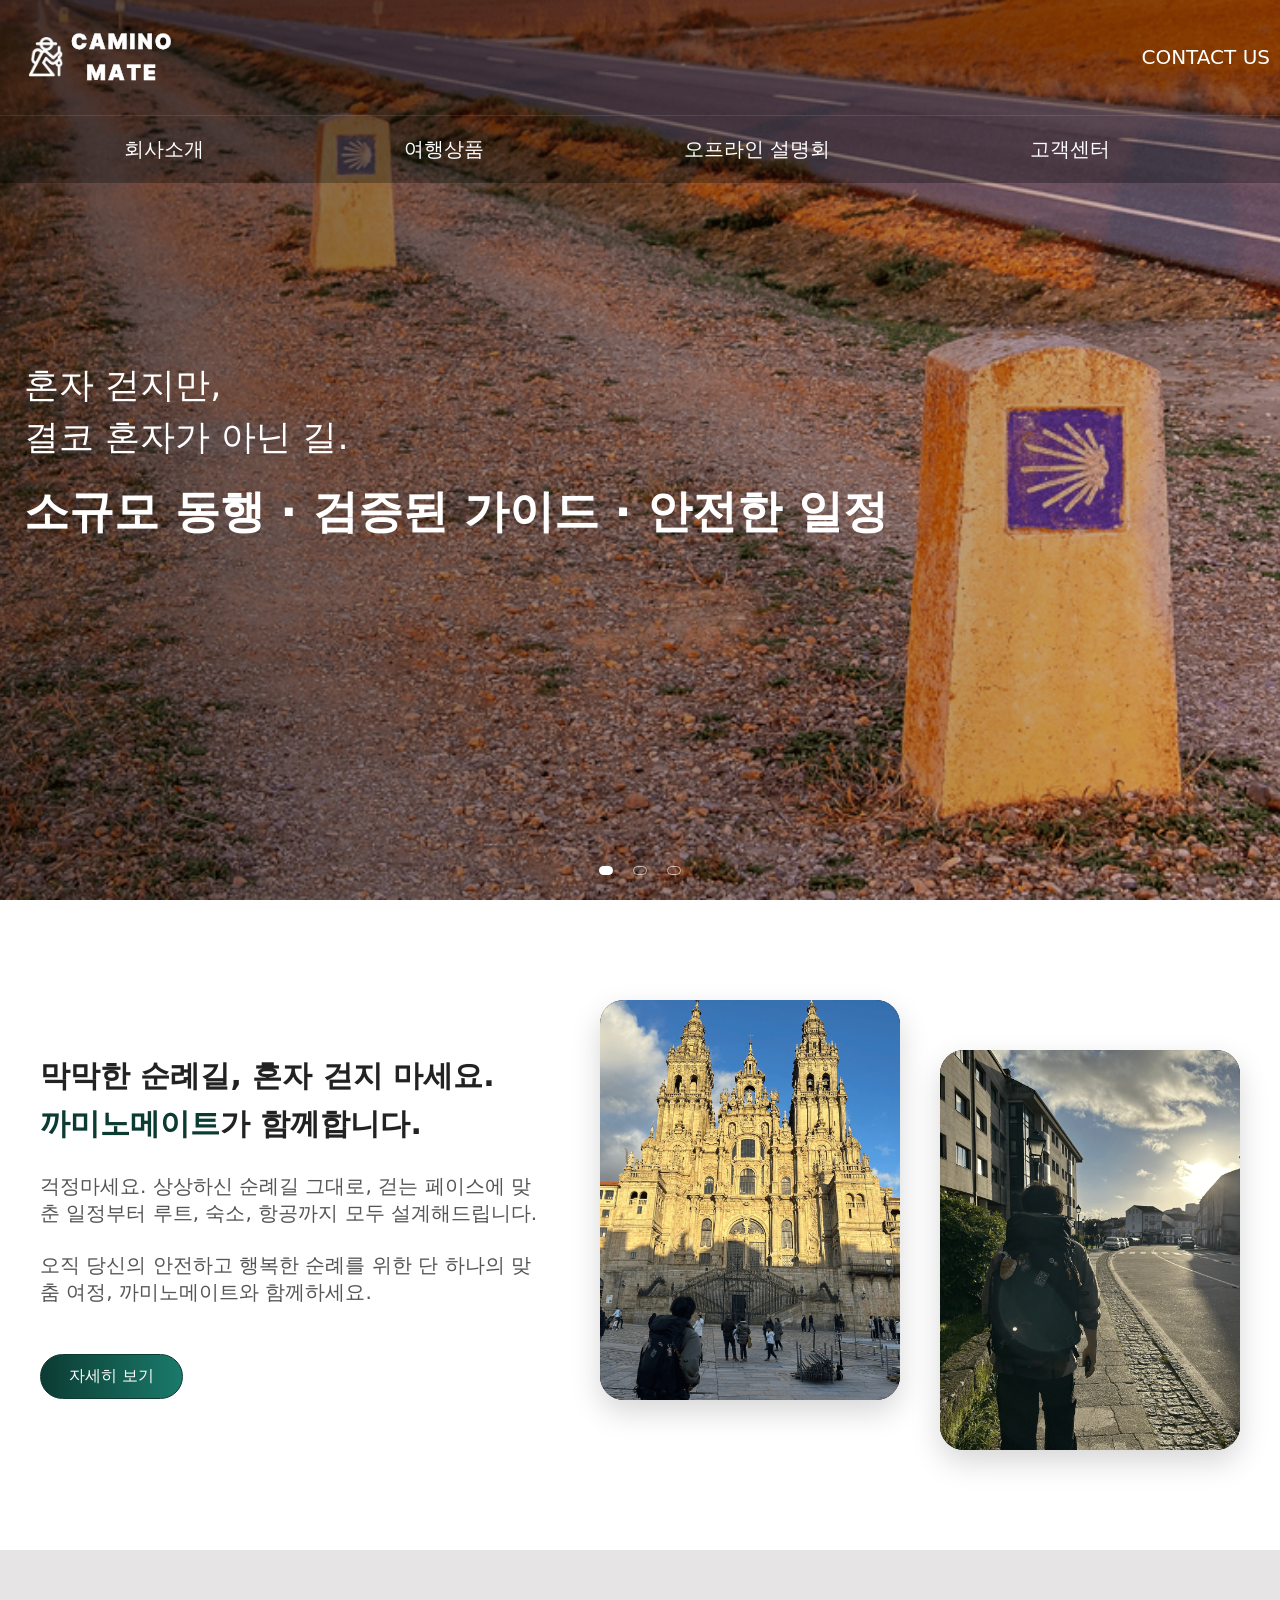
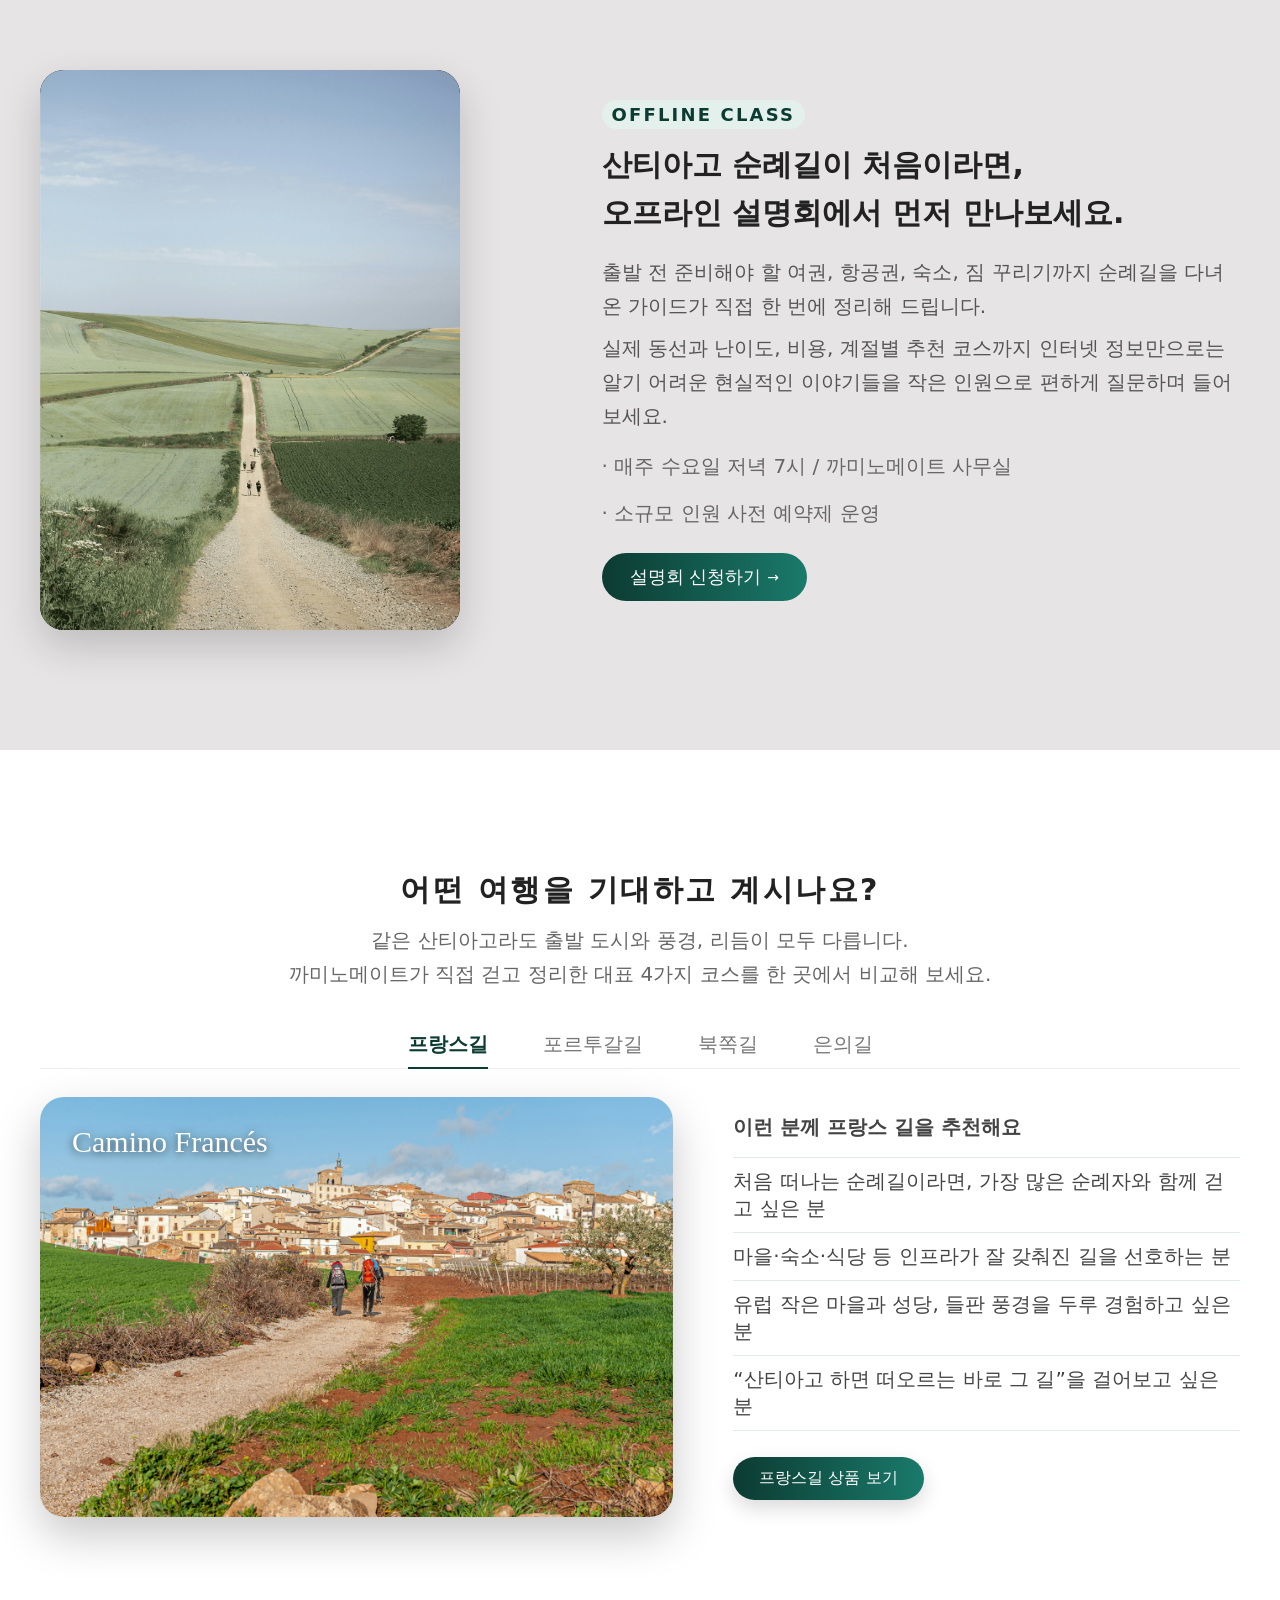
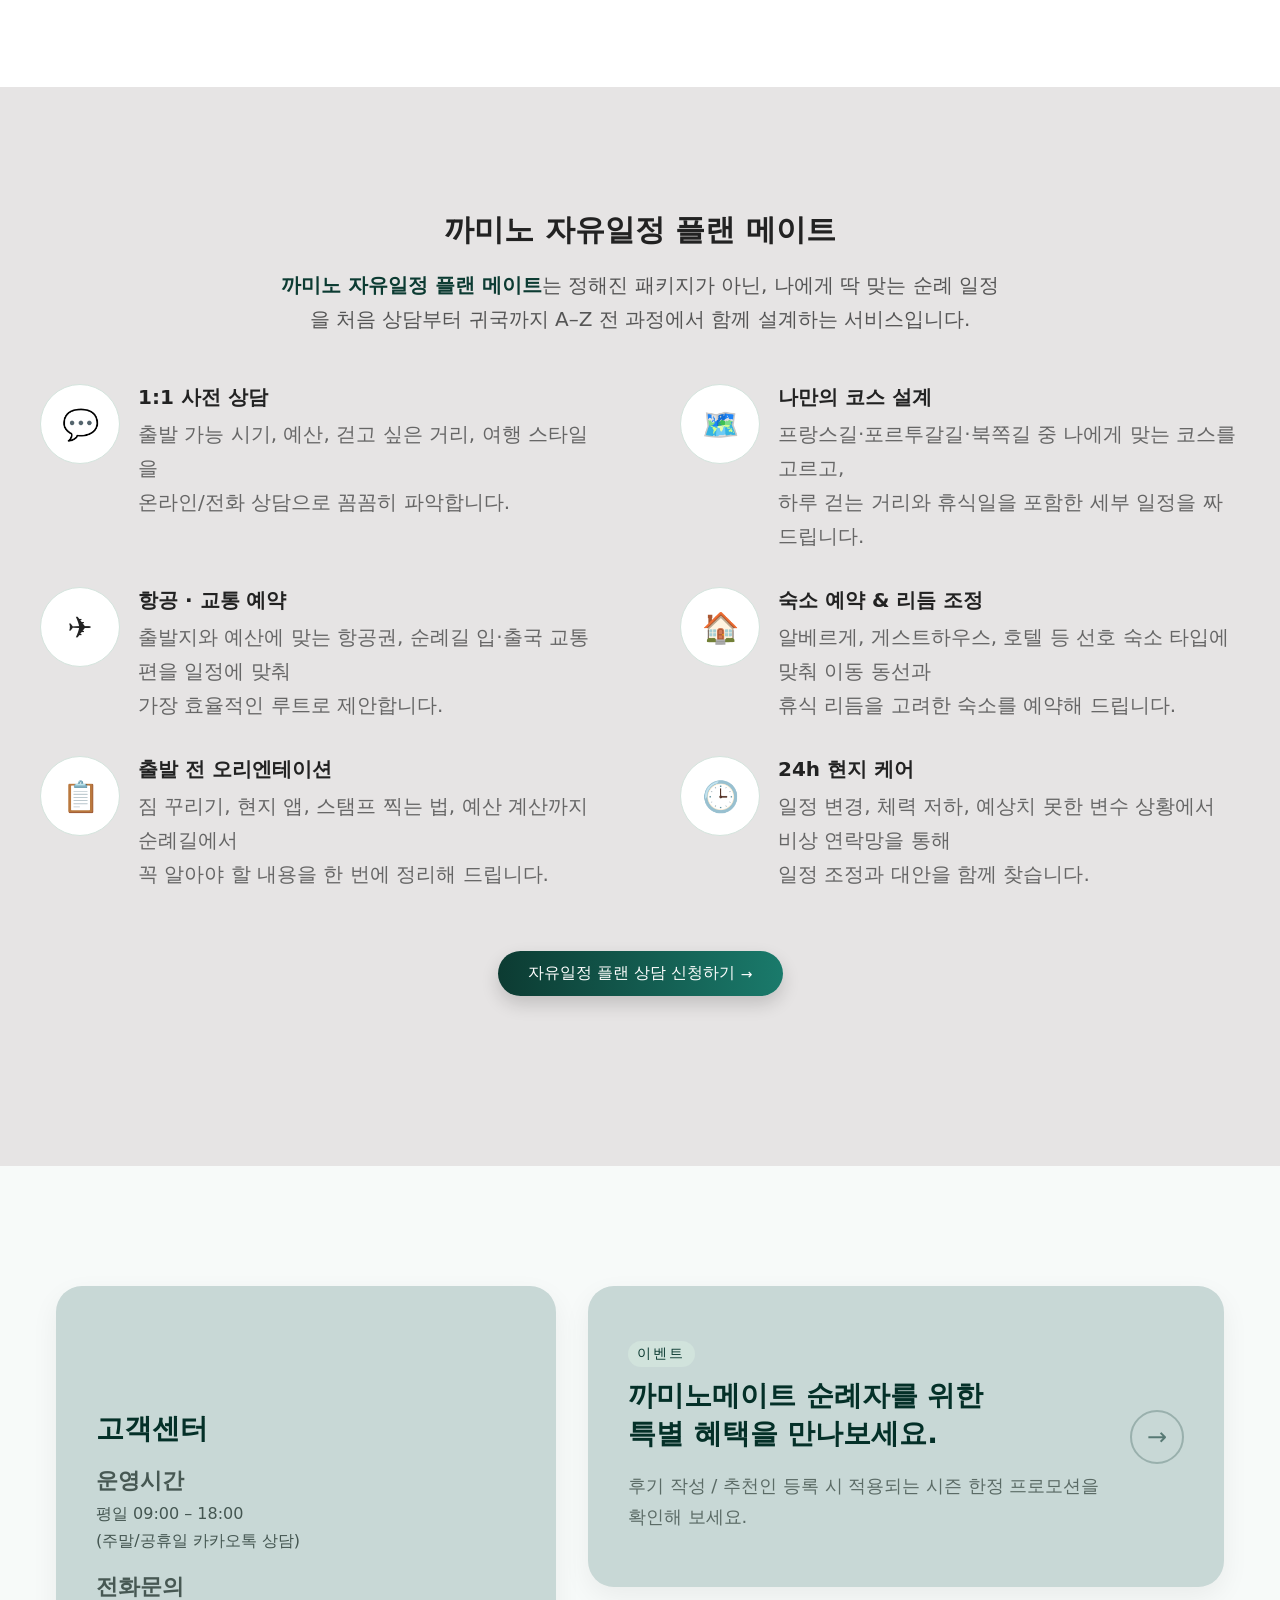
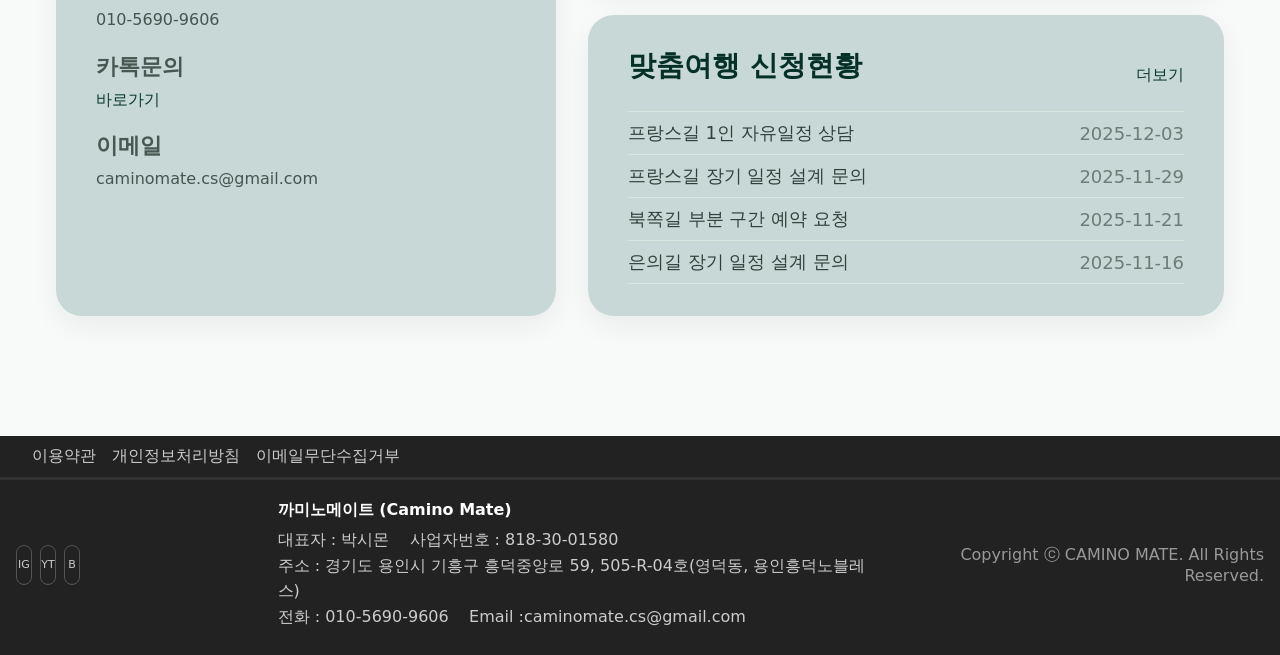
<file: index.html>
<!DOCTYPE html>
<html lang="ko">
<head>
  <meta charset="UTF-8" />
  <meta name="viewport" content="width=device-width, initial-scale=1.0" />
  <title>까미노메이트 - 산티아고 순례길 전문 여행사</title>

  <!-- 나중에 파비콘, OG 태그 등은 필요하면 추가 -->
  <link rel="stylesheet" href="style.css" />
  <head>
  <meta charset="UTF-8" />
  <title>까미노메이트 - 산티아고 순례길 전문 여행사</title>

  <!-- 카카오톡 / SNS 미리보기 기본 세팅 -->
  <meta property="og:type" content="website">
  <meta property="og:title" content="까미노메이트 - 산티아고 순례길 전문 여행사">
  <meta property="og:description" content="혼자 걷지만, 결코 혼자가 아닌 길. 소규모 동행·검증된 가이드·안전한 일정으로 함께 걷는 산티아고 순례길.">
  <meta property="og:url" content="https://simoncamino.github.io/-/">
  <meta property="og:image" content="https://simoncamino.github.io/-/images/og-main.jpg">

  <!-- 트위터 카드(있어도 되고 없어도 됨) -->
  <meta name="twitter:card" content="summary_large_image">
  <meta name="twitter:title" content="까미노메이트 - 산티아고 순례길 전문 여행사">
  <meta name="twitter:description" content="혼자 걷지만, 결코 혼자가 아닌 길. 소규모 동행·검증된 가이드·안전한 일정으로 함께 걷는 산티아고 순례길.">
  <meta name="twitter:image" content="https://simoncamino.github.io/-/images/og-main.jpg">
</head>

</head>
<body>
<div id="wrap">
  <!-- HEADER -->
  <header id="header">
    <div class="h-top">
     <h1 class="logo">
  <a href="#">
    <img src="images/logo2.png" alt="까미노메이트 로고">
  </a>
</h1>     
      <div class="header-right">
        <ul class="link-box">
         <li><a href="contact.html">CONTACT US</a></li>
        </ul>
        <button class="all-menu-btn" type="button">☰</button>
      </div>
    </div>

    <nav class="gnb">
      <ul class="gnb-list">
        <li class="gnb-item">
          <a href="#">회사소개</a>
          <ul class="sub-menu">
            <li><a href="about.html">여행사 소개</a></li>
            <li><a href="location.html">찾아오시는 길</a></li>
          </ul>
        </li>
        <li class="gnb-item">
          <a href="#">여행상품</a>
          <ul class="sub-menu">            
            <li><a href="custom.html">자유일정 플랜 메이트</a></li>
            <li><a href="france.html">프랑스길</a></li>
            <li><a href="camino-coming.html">북쪽길</a></li>  
            <li><a href="camino-coming.html">포르투갈길</a></li>
            <li><a href="camino-coming.html">은의길</a></li>
          </ul>
        </li>        
        <li class="gnb-item">
          <a href="#">오프라인 설명회</a>
          <ul class="sub-menu">
            <li><a href="offline-seminar.html">신청하기</a></li>
          </ul>
        </li>
        <li class="gnb-item">
          <a href="#">고객센터</a>
          <ul class="sub-menu">
            <li><a href="contact.html">1:1 문의</a></li>
            <li><a href="faq.html">자주 묻는 질문</a></li>
          </ul>
        </li>
      </ul>
    </nav>
  </header>

  <!-- MAIN CONTENT -->
  <main id="content">

   <!-- 메인 비주얼 (슬라이드) -->
<section class="main-visual">
  <div class="slide-container">

    <!-- 슬라이드 1 -->
    <div class="slide active" style="background-image:url('images/slide3.png');">
      <div class="slide-text">
         <p>혼자 걷지만,</p>
        <p>결코 혼자가 아닌 길.</p>
        <div class="slide-strong">
          소규모 동행 · 검증된 가이드 · 안전한 일정
        </div>
      </div>
    </div>

    <!-- 슬라이드 2 -->
    <div class="slide" style="background-image:url('images/slide4.png');">
      <div class="slide-text">
        <p>혼자 떠나도,</p>
        <p>결코 혼자가 되지 않도록.</p>
        <div class="slide-strong">
          까미노메이트가 함께 걷습니다
        </div>
      </div>
    </div>

    <!-- 슬라이드 3 -->
    <div class="slide" style="background-image:url('images/slide5.png');">
      <div class="slide-text">
        <p>일상에서 한 걸음 물러나,</p>
        <p>온전히 나에게 집중하는 시간.</p>
        <div class="slide-strong">
          당신의 인생 여정을 지금 예약하세요.
        </div>
      </div>
    </div>

    <!-- 슬라이드 인디케이터 (아래 점) -->
    <div class="slide-dots">
      <button class="dot active" data-index="0"></button>
      <button class="dot" data-index="1"></button>
      <button class="dot" data-index="2"></button>
    </div>
  </div>
</section>


    <!-- 시도지부 소개 → 우리식으로 '코스 소개' 영역 -->
    <section class="section about-section">
  <div class="container">
    <ul class="about-list">
      <!-- 왼쪽 텍스트 영역 -->
      <li class="about-text">
        <strong>
          막막한 순례길, 혼자 걷지 마세요. </br>
          <span class="highlight">까미노메이트</span>가 함께합니다.
        </strong>
        <p>
          걱정마세요. 상상하신 순례길 그대로, 걷는 페이스에 맞춘 일정부터 루트, 숙소, 항공까지 모두 설계해드립니다.
        </p>
        <p class="mt-15">
          오직 당신의 안전하고 행복한 순례를 위한 단 하나의 맞춤 여정, 까미노메이트와 함께하세요.
        </p>
        <a href="about.html" class="btn-more">자세히 보기</a>
      </li>

      <!-- 오른쪽 이미지 2장 영역 -->
      <li class="about-images">
        <div class="about-img about-img-1">
          <img src="images/about-1.png" alt="순례길 풍경" />
        </div>
        <div class="about-img about-img-2">
          <img src="images/about-2.png" alt="순례길에서의 동행" />
        </div>
      </li>
    </ul>
  </div>
</section>

<!-- 오프라인 설명회 섹션 -->
<section class="section offline-section">
  <div class="container">
    <ul class="offline-list">
      <!-- 왼쪽 이미지 -->
      <li class="offline-image">
        <div class="offline-img-card">
          <img src="images/about-3.png" alt="오프라인 설명회 사진">
        </div>
      </li>

      <!-- 오른쪽 텍스트 -->
      <li class="offline-text">
        <span class="offline-badge">OFFLINE CLASS</span>
        <h2 class="offline-title">
          산티아고 순례길이 처음이라면,<br>
          오프라인 설명회에서 먼저 만나보세요.
        </h2>
        <p class="offline-desc">
          출발 전 준비해야 할 여권, 항공권, 숙소, 짐 꾸리기까지  
          순례길을 다녀온 가이드가 직접 한 번에 정리해 드립니다.
        </p>
        <p class="offline-desc">
          실제 동선과 난이도, 비용, 계절별 추천 코스까지  
          인터넷 정보만으로는 알기 어려운 현실적인 이야기들을  
          작은 인원으로 편하게 질문하며 들어보세요.
        </p>

        <div class="offline-meta">
          <p>· 매주 수요일 저녁 7시 / 까미노메이트 사무실</p>
          <p>· 소규모 인원 사전 예약제 운영</p>
        </div>

        <a href="#" class="btn-apply">설명회 신청하기</a>
      </li>
    </ul>
  </div>
</section>

<!-- 순례길 코스 한눈에 보기 섹션 -->
<section class="section route-section">
  <div class="container">
    <!-- 섹션 제목 -->
    <div class="route-head">
      <h2 class="route-title">어떤 여행을 기대하고 계시나요?</h2>
      <p class="route-subtitle">
        같은 산티아고라도 출발 도시와 풍경, 리듬이 모두 다릅니다. <br>
        까미노메이트가 직접 걷고 정리한 대표 4가지 코스를 한 곳에서 비교해 보세요.
      </p>
    </div>

    <!-- 탭 -->
    <ul class="route-tabs">
      <li class="route-tab active" data-target="frances">프랑스길</li>
      <li class="route-tab" data-target="portuguese">포르투갈길</li>
      <li class="route-tab" data-target="norte">북쪽길</li>
      <li class="route-tab" data-target="via-plata">은의길</li>
    </ul>

    <!-- 콘텐츠 영역 -->
    <div class="route-content">

      <!-- 프랑스길 패널 -->
      <div class="route-panel active" data-target="frances">
        <!-- 왼쪽: 이미지 -->
        <div class="route-visual">
          <div class="route-main-img" style="background-image:url('images/f-main.png');">
            <div class="route-main-label">Camino Francés</div>
              
          </div>
        </div>

        <!-- 오른쪽: 텍스트 -->
        <div class="route-text">
          <h3 class="route-course-name">이런 분께 프랑스 길을 추천해요</h3>
          <ul class="route-feature-list">
            <li>처음 떠나는 순례길이라면, 가장 많은 순례자와 함께 걷고 싶은 분</li>
            <li>마을·숙소·식당 등 인프라가 잘 갖춰진 길을 선호하는 분</li>
            <li>유럽 작은 마을과 성당, 들판 풍경을 두루 경험하고 싶은 분</li>
            <li>“산티아고 하면 떠오르는 바로 그 길”을 걸어보고 싶은 분</li>
          </ul>
          <a href="#" class="route-cta">프랑스길 상품 보기</a>
        </div>
      </div>

      <!-- 포르투갈길 패널 -->
      <div class="route-panel" data-target="portuguese">
        <div class="route-visual">
          <div class="route-main-img" style="background-image:url('images/p-main.png');">
            <div class="route-main-label">Camino Portugués</div>

            <div class="route-thumb-row">
              <div class="route-thumb-card">
                
              </div>
            </div>
          </div>
        </div>

        <div class="route-text">
          <h3 class="route-course-name">이런 분께 포르투갈 길을 추천해요</h3>
          <ul class="route-feature-list">
            <li>리스본·포르투 등 도시 감성과 순례길을 함께 느끼고 싶은 분</li>
            <li>바닷길·내륙길 중 내 스타일에 맞는 루트를 고르고 싶은 분</li>
            <li>전체 거리는 부담스럽지만, 핵심 구간 위주로 걷고 싶은 분</li>
            <li>와인, 해산물 등 미식의 즐거움도 놓치고 싶지 않은 분</li>
          </ul>
          <a href="#" class="route-cta">포르투갈길 상품 보기</a>
        </div>
      </div>

      <!-- 북쪽길 패널 -->
      <div class="route-panel" data-target="norte">
        <div class="route-visual">
          <div class="route-main-img" style="background-image:url('images/m-main.png');">
            <div class="route-main-label">Camino del Norte</div>

            <div class="route-thumb-row">
              <div class="route-thumb-card">
                
              </div>
            </div>
          </div>
        </div>

        <div class="route-text">
          <h3 class="route-course-name">이런 분께 북쪽 길을 추천해요</h3>
          <ul class="route-feature-list">
            <li>사람이 붐비지 않는, 비교적 한적한 루트를 찾는 분</li>
            <li>바다·절벽·초원이 이어지는 다이내믹한 풍경을 좋아하는 분</li>
            <li>조금은 도전적인 고도 변화도 괜찮다고 느끼는 분</li>
            <li>“조금 더 야성적인 순례길”을 경험해 보고 싶은 분</li>
          </ul>
          <a href="#" class="route-cta">북쪽길 상품 보기</a>
        </div>
      </div>

      <!-- 은의길 패널 -->
      <div class="route-panel" data-target="via-plata">
        <div class="route-visual">
          <div class="route-main-img" style="background-image:url('images/e-main.png');">
            <div class="route-main-label">Vía de la Plata</div>

            <div class="route-thumb-row">
              <div class="route-thumb-card">
                
              </div>
            </div>
          </div>
        </div>

        <div class="route-text">
          <h3 class="route-course-name">이런 분께 은의 길을 추천해요</h3>
          <ul class="route-feature-list">
            <li>조용하게 나만의 속도로 걷는 깊이 있는 순례를 꿈꾸는 분</li>
            <li>세비야를 시작으로 다양한 기후와 풍경을 경험해 보고 싶은 분</li>
            <li>역사와 이야기가 담긴 오래된 길에 끌리는 분</li>
            <li>여유 있게 긴 일정으로 길 위의 시간을 보내고 싶은 분</li>
          </ul>
          <a href="#" class="route-cta">은의길 상품 보기</a>
        </div>
      </div>

    </div>
  </div>
</section>

<!-- 까미노 자유일정 플랜 메이트 섹션 -->
<section class="section service-section">
  <div class="container">

    <div class="service-head">
      <h2 class="service-title">
        까미노 자유일정 플랜 메이트
      </h2>
      <p class="service-subtitle">
        <strong>까미노 자유일정 플랜 메이트</strong>는  
        정해진 패키지가 아닌, 나에게 딱 맞는 순례 일정을  
        처음 상담부터 귀국까지 A–Z 전 과정에서 함께 설계하는 서비스입니다.
      </p>
    </div>

    <ul class="service-grid">
      <!-- 1:1 사전 상담 -->
      <li class="service-item">
        <div class="service-icon">
          <!-- 아이콘 이미지를 쓰고 싶으면 아래 img src만 바꿔서 사용 -->
          <!-- <img src="images/icon-consult.svg" alt="사전 상담 아이콘"> -->
          <span class="service-icon-symbol">💬</span>
        </div>
        <div class="service-text">
          <h3>1:1 사전 상담</h3>
          <p>
            출발 가능 시기, 예산, 걷고 싶은 거리, 여행 스타일을<br>  
            온라인/전화 상담으로 꼼꼼히 파악합니다.
          </p>
        </div>
      </li>

      <!-- 나만의 코스 설계 -->
      <li class="service-item">
        <div class="service-icon">
          <!-- <img src="images/icon-plan.svg" alt="코스 설계 아이콘"> -->
          <span class="service-icon-symbol">🗺️</span>
        </div>
        <div class="service-text">
          <h3>나만의 코스 설계</h3>
          <p>
            프랑스길·포르투갈길·북쪽길 중 나에게 맞는 코스를 고르고,  <br>
            하루 걷는 거리와 휴식일을 포함한 세부 일정을 짜 드립니다.
          </p>
        </div>
      </li>

      <!-- 항공/교통 예약 -->
      <li class="service-item">
        <div class="service-icon">
          <!-- <img src="images/icon-flight.svg" alt="항공/교통 아이콘"> -->
          <span class="service-icon-symbol">✈️</span>
        </div>
        <div class="service-text">
          <h3>항공 · 교통 예약</h3>
          <p>
            출발지와 예산에 맞는 항공권, 순례길 입·출국 교통편을  
            일정에 맞춰 <br> 가장 효율적인 루트로 제안합니다.
          </p>
        </div>
      </li>

      <!-- 숙소 예약 -->
      <li class="service-item">
        <div class="service-icon">
          <!-- <img src="images/icon-hotel.svg" alt="숙소 아이콘"> -->
          <span class="service-icon-symbol">🏠</span>
        </div>
        <div class="service-text">
          <h3>숙소 예약 & 리듬 조정</h3>
          <p>
            알베르게, 게스트하우스, 호텔 등 선호 숙소 타입에 맞춰  
            이동 동선과<br> 휴식 리듬을 고려한 숙소를 예약해 드립니다.
          </p>
        </div>
      </li>

      <!-- 출발 전 오리엔테이션 -->
      <li class="service-item">
        <div class="service-icon">
          <!-- <img src="images/icon-briefing.svg" alt="오리엔테이션 아이콘"> -->
          <span class="service-icon-symbol">📋</span>
        </div>
        <div class="service-text">
          <h3>출발 전 오리엔테이션</h3>
          <p>
            짐 꾸리기, 현지 앱, 스탬프 찍는 법, 예산 계산까지  
            순례길에서<br> 꼭 알아야 할 내용을 한 번에 정리해 드립니다.
          </p>
        </div>
      </li>

      <!-- 24h 현지 케어 -->
      <li class="service-item">
        <div class="service-icon">
          <!-- <img src="images/icon-support.svg" alt="24h 케어 아이콘"> -->
          <span class="service-icon-symbol">🕒</span>
        </div>
        <div class="service-text">
          <h3>24h 현지 케어</h3>
          <p>
            일정 변경, 체력 저하, 예상치 못한 변수 상황에서  
            비상 연락망을 통해<br> 일정 조정과 대안을 함께 찾습니다.
          </p>
        </div>
      </li>
    </ul>
    <div class="service-cta-wrap">
      <a href="#" class="btn-apply">자유일정 플랜 상담 신청하기</a>
    </div>
  </div>
</section>

 <!-- 맨 아래 고객센터 · 이벤트 · 맞춤여행 신청현황 섹션 -->
<section class="section bottom-info-section">
  <div class="container">
    <div class="bottom-grid">

      <!-- 왼쪽 : 고객센터 카드 -->
      <div class="bottom-card bottom-card-center">
        <h3 class="bottom-card-title">고객센터</h3>

        <div class="bottom-card-block">
          <span class="bottom-label">운영시간</span>
          <p class="bottom-text">
            평일 09:00 – 18:00<br>
            (주말/공휴일 카카오톡 상담)
          </p>
        </div>

        <div class="bottom-card-block">
          <span class="bottom-label">전화문의</span>
          <p class="bottom-text">
            010-5690-9606
          </p>
        </div>

        <div class="bottom-card-block">
          <span class="bottom-label">카톡문의</span>
          <p class="bottom-text">
            <a href="https://open.kakao.com/o/s6RwAZ2h" class="bottom-more">바로가기</a>
          </p>
        </div>

        <div class="bottom-card-block">
          <span class="bottom-label">이메일</span>
          <p class="bottom-text">
           caminomate.cs@gmail.com
          </p>
        </div>
      </div>

      <!-- 오른쪽 상단 : 이벤트 카드 -->
      <div class="bottom-card bottom-card-event">
        <div class="bottom-event-inner">
          <div>
            <span class="bottom-chip">이벤트</span>
            <h3 class="bottom-card-title">
              까미노메이트 순례자를 위한<br>
              특별 혜택을 만나보세요.
            </h3>
            <p class="bottom-text small">
              후기 작성 / 추천인 등록 시 적용되는  
              시즌 한정 프로모션을 확인해 보세요.
            </p>
          </div>
          <div class="bottom-event-arrow">
            →
          </div>
        </div>
      </div>

      <!-- 오른쪽 하단 : 맞춤여행 신청현황 카드 -->
      <div class="bottom-card bottom-card-status">
        <div class="bottom-status-head">
          <h3 class="bottom-card-title">맞춤여행 신청현황</h3>
          <a href="#" class="bottom-more">더보기</a>
        </div>

        <ul class="bottom-status-list">
          <li>
            <span class="bottom-status-title">프랑스길 1인 자유일정 상담</span>
            <span class="bottom-status-date">2025-12-03</span>
          </li>
          <li>
            <span class="bottom-status-title">프랑스길 장기 일정 설계 문의</span>
            <span class="bottom-status-date">2025-11-29</span>
          </li>
          <li>
            <span class="bottom-status-title">북쪽길 부분 구간 예약 요청</span>
            <span class="bottom-status-date">2025-11-21</span>
          </li>
          <li>
            <span class="bottom-status-title">은의길 장기 일정 설계 문의</span>
            <span class="bottom-status-date">2025-11-16</span>
          </li>
        </ul>
      </div>

    </div>
  </div>
</section>
   
    <!-- FOOTER -->
  <footer id="footer">
    <div class="footer-top">
      <div class="container">
        <ul class="footer-links">
          <li><a href="#">이용약관</a></li>
          <li><a href="#">개인정보처리방침</a></li>
          <li><a href="#">이메일무단수집거부</a></li>
        </ul>
      </div>
    </div>

    <div class="footer-bottom">
      <div class="container footer-inner">
        <div class="footer-left">
          <ul class="sns-list">
            <li><a href="#" aria-label="Instagram">IG</a></li>
            <li><a href="#" aria-label="YouTube">YT</a></li>
            <li><a href="#" aria-label="Blog">B</a></li>
          </ul>
        </div>

        <div class="footer-center">
          <strong>까미노메이트 (Camino Mate)</strong>
          <p>
            대표자 : 박시몬  &nbsp;&nbsp;  사업자번호 : 818-30-01580<br/>
            주소 : 경기도 용인시 기흥구 흥덕중앙로 59, 505-R-04호(영덕동, 용인흥덕노블레스)<br/>
            전화 : 010-5690-9606  &nbsp;&nbsp;  Email :caminomate.cs@gmail.com
          </p>
        </div>

        <div class="footer-right">
          <p class="copy">
            Copyright ⓒ CAMINO MATE. All Rights Reserved.
          </p>
        </div>
      </div>
    </div>
  </footer>
</div>

<script src="script.js"></script>
</body>
</html>
</file>
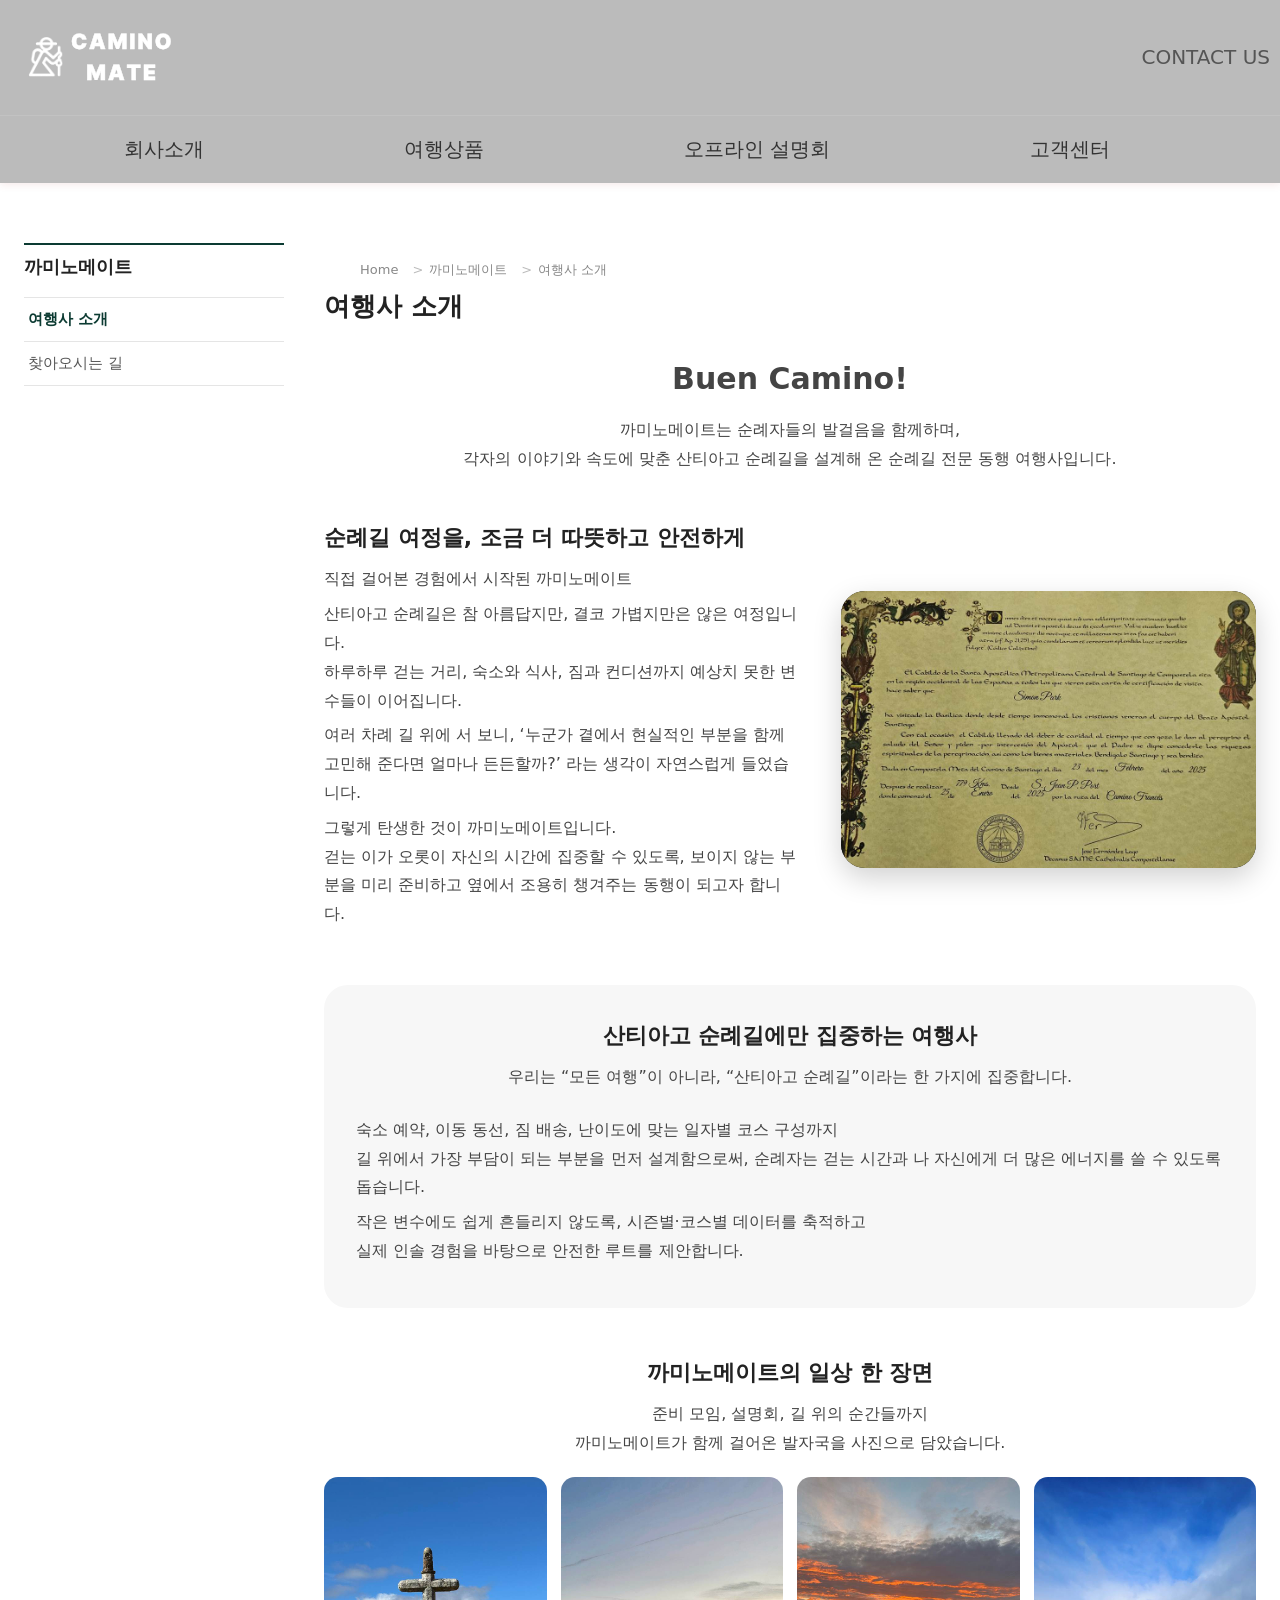
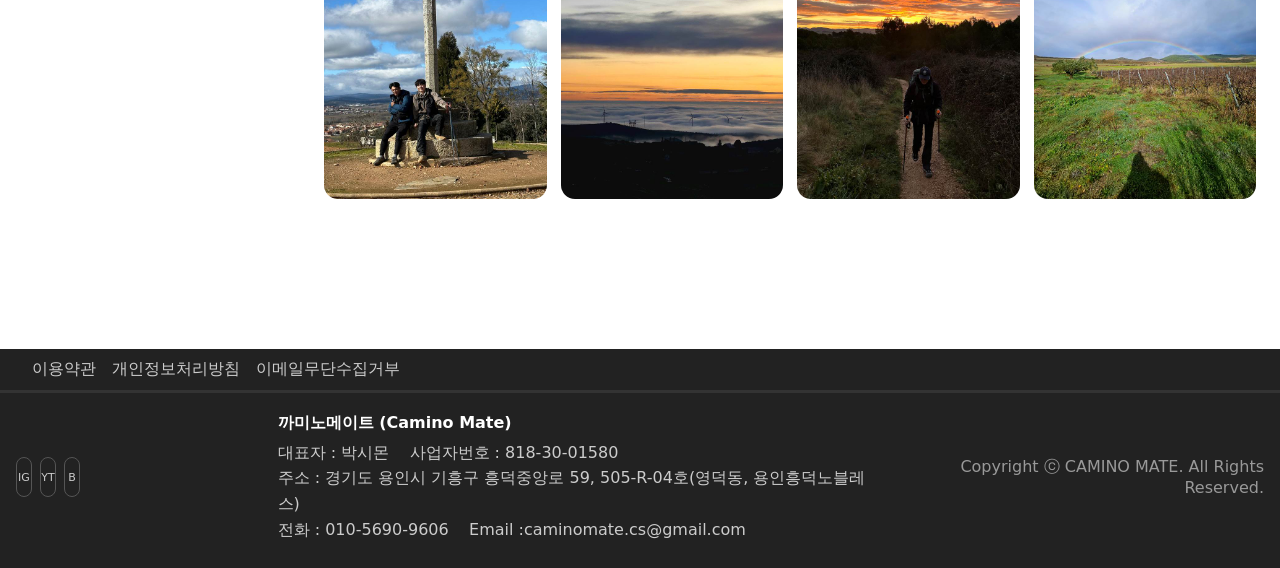
<file: about.html>
<!DOCTYPE html>
<html lang="ko">
<head>
  <meta charset="UTF-8" />
  <title>까미노메이트 - 여행사 소개</title>
  <meta name="viewport" content="width=device-width, initial-scale=1.0" />
  <meta name="description" content="까미노메이트 여행사 소개" />
  <link rel="stylesheet" href="style.css" />
  <style>
    /* --- 서브 공통 --- */
    .sub-hero {
      position: relative;
      width: 100%;
      min-height: 260px;
      background-size: cover;
      background-position: center center;
      display: flex;
      align-items: center;
      color: #fff;
    }
    .sub-hero::before {
      content: "";
      position: absolute;
      inset: 0;
      background: linear-gradient(to right, rgba(0,0,0,0.55), rgba(0,0,0,0.15));
    }
    .sub-hero-inner {
      position: relative;
      z-index: 1;
      max-width: 1400px;
      margin: 0 auto;
      padding: 60px 24px;
    }
    .sub-hero-title {
      font-size: 34px;
      margin: 0 0 8px;
      font-weight: 700;
    }
    .sub-hero-sub {
      font-size: 16px;
      opacity: 0.9;
    }

    .sub-layout {
      display: grid;
      grid-template-columns: 260px minmax(0, 1fr);
      gap: 40px;
      max-width: 1400px;
      margin: 0 auto;
      padding: 60px 24px 100px;
    }

    /* 좌측 사이드 메뉴 */
    .sub-sidenav {
      border-top: 2px solid #0c3b32;
    }
    .sub-sidenav-title {
      font-size: 18px;
      font-weight: 700;
      margin: 0 0 18px;
      padding-top: 10px;
    }
    .sub-sidenav ul {
      list-style: none;
      padding: 0;
      margin: 0;
      border-top: 1px solid #e5e5e5;
    }
    .sub-sidenav li {
      border-bottom: 1px solid #e5e5e5;
    }
    .sub-sidenav a {
      display: block;
      padding: 12px 4px;
      font-size: 15px;
      color: #555;
    }
    .sub-sidenav a:hover {
      color: #0c3b32;
    }
    .sub-sidenav a.active {
      color: #0c3b32;
      font-weight: 600;
    }

    /* 우측 콘텐츠 */
    .sub-breadcrumb {
      font-size: 13px;
      color: #888;
      margin-bottom: 10px;
    }
    .sub-breadcrumb span + span::before {
      content: ">";
      margin: 0 6px;
      color: #bbb;
    }
    .sub-main-title {
      font-size: 26px;
      margin: 0 0 28px;
      font-weight: 700;
    }

    .sub-section {
      margin-bottom: 50px;
    }

    .sub-section-title {
      font-size: 22px;
      margin: 0 0 12px;
      font-weight: 600;
    }
    .sub-section-sub {
      font-size: 15px;
      color: #777;
      margin: 0 0 20px;
    }
    .sub-section p {
      font-size: 16px;
      line-height: 1.8;
      color: #444;
      margin: 6px 0;
    }

    /* 2열 레이아웃 */
    .sub-two-col {
      display: grid;
      grid-template-columns: minmax(0, 1.15fr) minmax(0, 1fr);
      gap: 40px;
      align-items: center;
    }

    .sub-img-card {
      border-radius: 24px;
      overflow: hidden;
      box-shadow: 0 10px 28px rgba(0,0,0,0.18);
      background: #000;
    }
    .sub-img-card img {
      width: 100%;
      height: 100%;
      object-fit: cover;
      display: block;
    }

    /* 회색 영역 */
    .sub-box-gray {
      background: #f7f7f7;
      border-radius: 24px;
      padding: 36px 32px;
      margin-top: 16px;
    }

    /* 이미지 타일 */
    .sub-gallery-grid {
      display: grid;
      grid-template-columns: repeat(4, minmax(0, 1fr));
      gap: 14px;
      margin-top: 20px;
    }
    .sub-gallery-item {
      border-radius: 14px;
      overflow: hidden;
      background: #000;
    }
    .sub-gallery-item img {
      width: 100%;
      height: 100%;
      object-fit: cover;
      display: block;
    }

    @media (max-width: 1024px) {
      .sub-layout {
        grid-template-columns: 1fr;
        padding: 40px 20px 60px;
      }
    }
    @media (max-width: 768px) {
      .sub-hero-inner {
        padding: 40px 20px;
      }
      .sub-hero-title {
        font-size: 24px;
      }
      .sub-layout {
        padding: 30px 16px 50px;
      }
      .sub-two-col {
        grid-template-columns: 1fr;
        gap: 24px;
      }
      .sub-box-gray {
        padding: 24px 18px;
      }
      .sub-gallery-grid {
        grid-template-columns: repeat(2, minmax(0,1fr));
      }
    }
  </style>
</head>
<body>
<div id="wrap">

  <!-- HEADER (메인에서 쓰던 것 그대로 복붙) -->
  <header2 id="header2">
    <div class="h-top">
      <h1 class="logo">
        <a href="index.html">
          <img src="images/logo2.png" alt="까미노메이트 로고">
        </a>
      </h1>

      <div class="header2-right">
        <ul class="link-box">
          <li><a href="contact.html">CONTACT US</a></li>
        </ul>
        <button class="all-menu-btn" type="button">☰</button>
      </div>
    </div>
    
    <nav class="gnb">
      <ul class="gnb-list">
        <li class="gnb-item">
          <a href="#">회사소개</a>
          <ul class="sub-menu">
            <li><a href="about.html">여행사 소개</a></li>
            <li><a href="location.html">찾아오시는 길</a></li>
          </ul>
        </li>
        <li class="gnb-item">
          <a href="#">여행상품</a>
          <ul class="sub-menu">            
            <li><a href="custom.html">자유일정 플랜 메이트</a></li>
            <li><a href="france.html">프랑스길</a></li>
            <li><a href="camino-coming.html">북쪽길</a></li>  
            <li><a href="camino-coming.html">포르투갈길</a></li>
            <li><a href="camino-coming.html">은의길</a></li>
          </ul>
        </li>        
        <li class="gnb-item">
          <a href="#">오프라인 설명회</a>
          <ul class="sub-menu">
            <li><a href="offline-seminar.html">신청하기</a></li>
          </ul>
        </li>
        <li class="gnb-item">
          <a href="#">고객센터</a>
          <ul class="sub-menu">            
            <li><a href="contact.html">1:1 문의</a></li>
            <li><a href="faq.html">자주 묻는 질문</a></li>
          </ul>
        </li>
      </ul>
    </nav>
  </header2>


  <!-- MAIN -->
  <main id="content">
    <div class="sub-layout">

      <!-- 왼쪽 사이드 메뉴 -->
      <aside class="sub-sidenav">
        <h3 class="sub-sidenav-title">까미노메이트</h3>
        <ul>
          <li><a href="about.html" class="active">여행사 소개</a></li>
          <li><a href="location.html">찾아오시는 길</a></li>
        </ul>
      </aside>

      <!-- 오른쪽 본문 -->
      <section class="sub-content">
        <div class="sub-breadcrumb">
          <span>Home</span><span>까미노메이트</span><span>여행사 소개</span>
        </div>
        <h1 class="sub-main-title">여행사 소개</h1>

        <!-- 인트로 -->
        <div class="sub-section" style="text-align:center;">
          <p style="font-size:30px; margin-bottom:10px;"><strong>Buen Camino!</strong></p>
          <p>
            까미노메이트는 순례자들의 발걸음을 함께하며,<br>
            각자의 이야기와 속도에 맞춘 산티아고 순례길을 설계해 온 순례길 전문 동행 여행사입니다.
          </p>
        </div>

        <!-- 2열 : 사진 + 스토리 -->
        <div class="sub-section sub-two-col">
          <div>
            <h2 class="sub-section-title">순례길 여정을, 조금 더 따뜻하고 안전하게</h2>
            <p class="sub-section-sub">직접 걸어본 경험에서 시작된 까미노메이트</p>
            <p>
              산티아고 순례길은 참 아름답지만, 결코 가볍지만은 않은 여정입니다.<br>
              하루하루 걷는 거리, 숙소와 식사, 짐과 컨디션까지 예상치 못한 변수들이 이어집니다.
            </p>
            <p>
              여러 차례 길 위에 서 보니, ‘누군가 곁에서 현실적인 부분을 함께 고민해 준다면 얼마나 든든할까?’
              라는 생각이 자연스럽게 들었습니다.
            </p>
            <p>
              그렇게 탄생한 것이 까미노메이트입니다.<br>
              걷는 이가 오롯이 자신의 시간에 집중할 수 있도록, 보이지 않는 부분을 미리 준비하고
              옆에서 조용히 챙겨주는 동행이 되고자 합니다.
            </p>
          </div>
          <div class="sub-img-card">
            <img src="images/about-5.jpg" alt="까미노메이트 사무실 및 순례길 이미지">
          </div>
        </div>

        <!-- 회색박스 : 우리가 하는 일 -->
        <div class="sub-section">
          <div class="sub-box-gray">
            <h2 class="sub-section-title" style="text-align:center;">산티아고 순례길에만 집중하는 여행사</h2>
            <p style="text-align:center; margin-bottom:24px;">
              우리는 “모든 여행”이 아니라, “산티아고 순례길”이라는 한 가지에 집중합니다.
            </p>
            <p>
              숙소 예약, 이동 동선, 짐 배송, 난이도에 맞는 일자별 코스 구성까지<br>
              길 위에서 가장 부담이 되는 부분을 먼저 설계함으로써,
              순례자는 걷는 시간과 나 자신에게 더 많은 에너지를 쓸 수 있도록 돕습니다.
            </p>
            <p>
              작은 변수에도 쉽게 흔들리지 않도록, 시즌별·코스별 데이터를 축적하고<br>
              실제 인솔 경험을 바탕으로 안전한 루트를 제안합니다.
            </p>
          </div>
        </div>

        <!-- 사진 갤러리 -->
        <div class="sub-section">
          <h2 class="sub-section-title" style="text-align:center;">까미노메이트의 일상 한 장면</h2>
          <p style="text-align:center;">
            준비 모임, 설명회, 길 위의 순간들까지<br>
            까미노메이트가 함께 걸어온 발자국을 사진으로 담았습니다.
          </p>
          <div class="sub-gallery-grid">
            <div class="sub-gallery-item">
              <img src="images/about-4.jpg" alt="설명회 현장 사진">
            </div>
            <div class="sub-gallery-item">
              <img src="images/about-7.jpg" alt="순례길 풍경">
            </div>
            <div class="sub-gallery-item">
              <img src="images/about-6.jpg" alt="함께 걷는 순례자들">
            </div>
            <div class="sub-gallery-item">
              <img src="images/about-8.jpg" alt="완주 인증 및 기념 사진">
            </div>
          </div>
        </div>

      </section>
    </div>
  </main>

   <!-- FOOTER -->
  <footer id="footer">
    <div class="footer-top">
      <div class="container">
        <ul class="footer-links">
          <li><a href="#">이용약관</a></li>
          <li><a href="#">개인정보처리방침</a></li>
          <li><a href="#">이메일무단수집거부</a></li>
        </ul>
      </div>
    </div>

    <div class="footer-bottom">
      <div class="container footer-inner">
        <div class="footer-left">
          <ul class="sns-list">
            <li><a href="#" aria-label="Instagram">IG</a></li>
            <li><a href="#" aria-label="YouTube">YT</a></li>
            <li><a href="#" aria-label="Blog">B</a></li>
          </ul>
        </div>

        <div class="footer-center">
          <strong>까미노메이트 (Camino Mate)</strong>
          <p>
            대표자 : 박시몬  &nbsp;&nbsp;  사업자번호 : 818-30-01580<br/>
            주소 : 경기도 용인시 기흥구 흥덕중앙로 59, 505-R-04호(영덕동, 용인흥덕노블레스)<br/>
            전화 : 010-5690-9606  &nbsp;&nbsp;  Email :caminomate.cs@gmail.com
          </p>
        </div>

        <div class="footer-right">
          <p class="copy">
            Copyright ⓒ CAMINO MATE. All Rights Reserved.
          </p>
        </div>
      </div>
    </div>
  </footer>
</div>

<script src="script.js"></script>
</body>
</html>

</body>
</html>
</file>
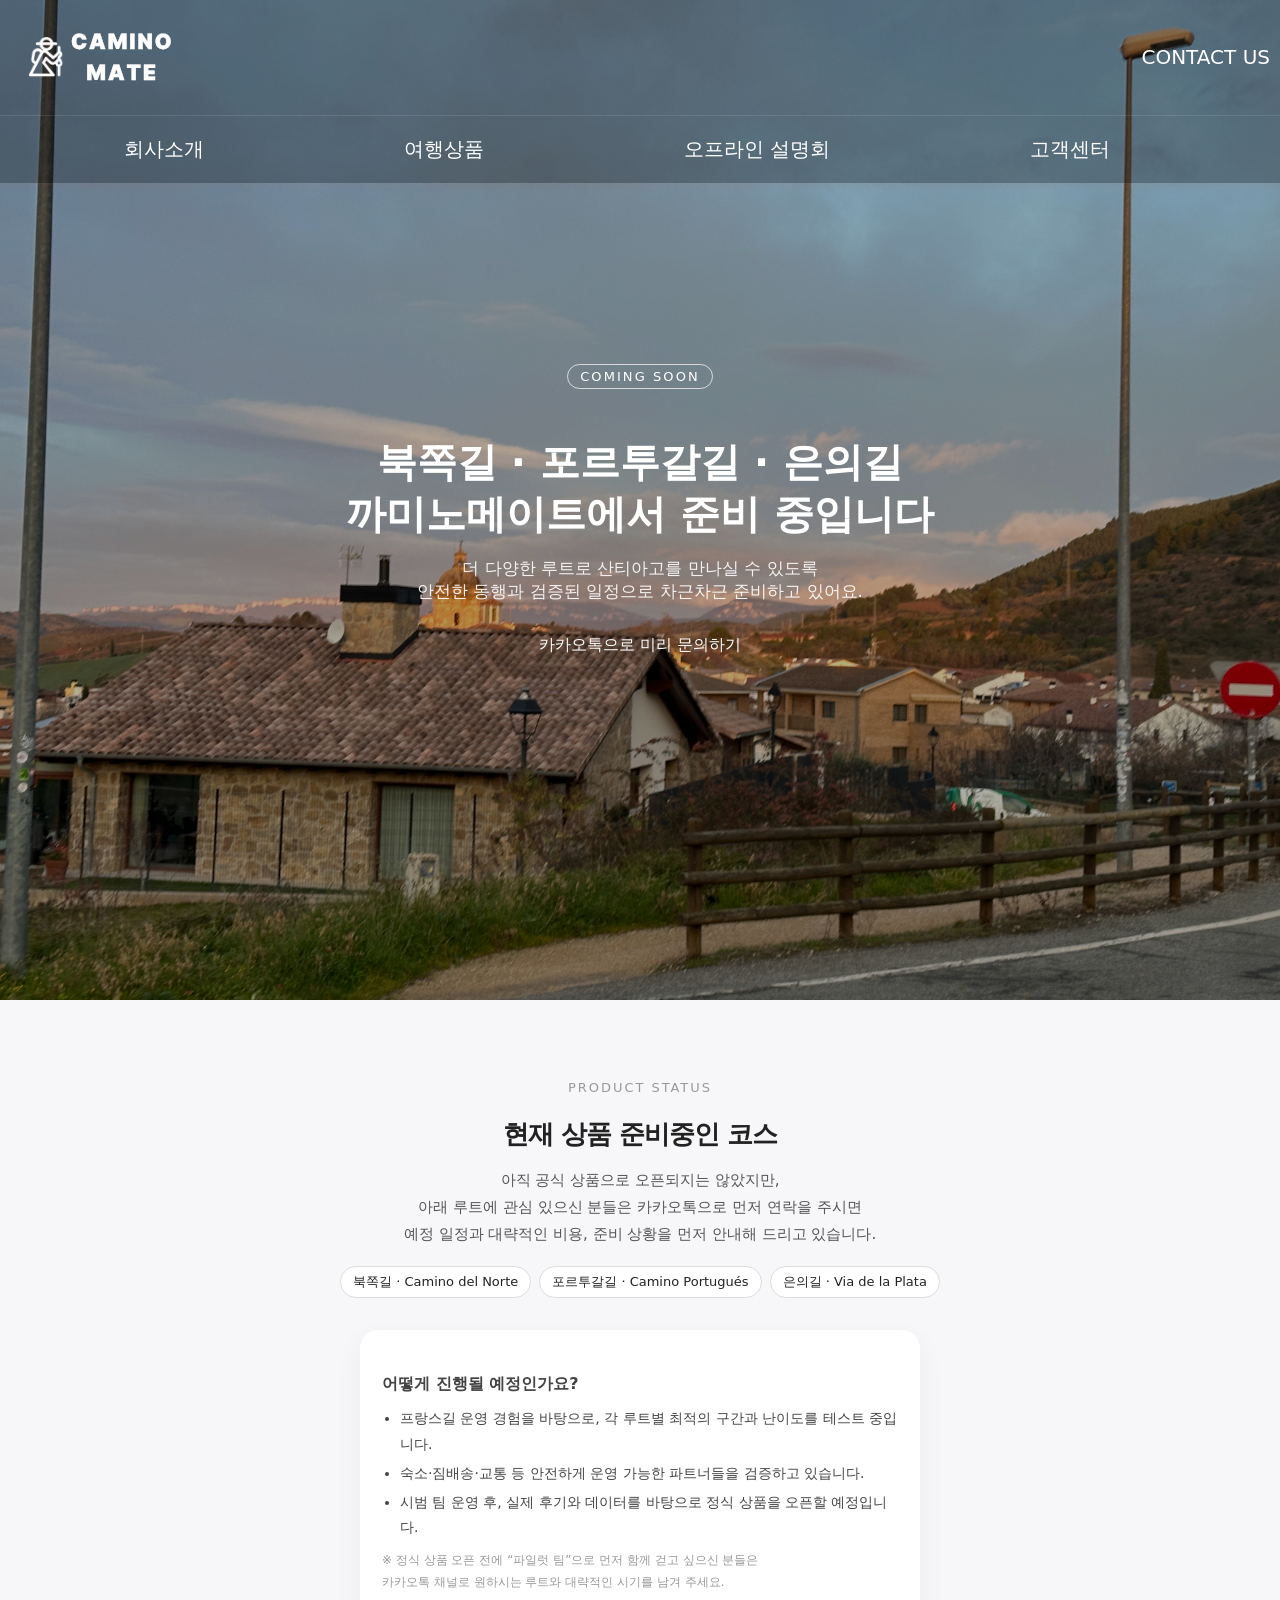
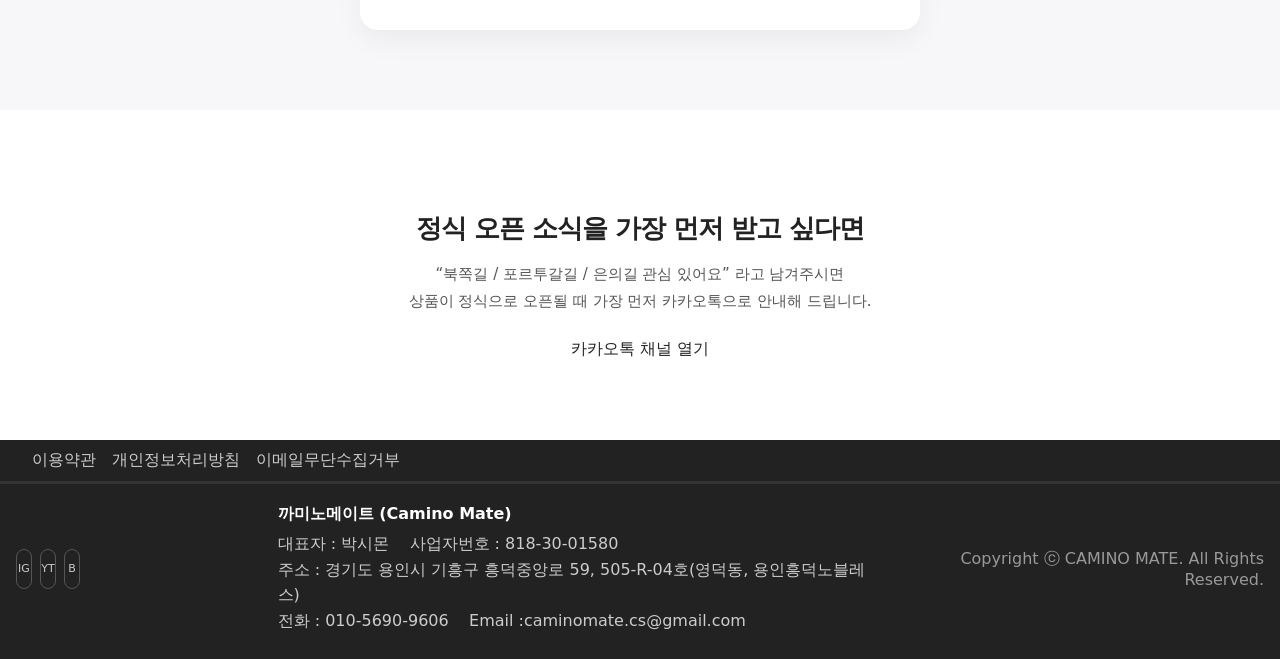
<file: camino-coming.html>
<!DOCTYPE html>
<html lang="ko">
<head>
  <meta charset="UTF-8" />
  <title>북쪽길 · 포르투갈길 · 은의길 | 까미노메이트</title>
  <meta name="viewport" content="width=device-width, initial-scale=1.0" />
  <meta name="description" content="산티아고 순례길 북쪽길, 포르투갈길, 은의길 상품은 현재 준비 중입니다. 카카오톡으로 미리 문의해 주세요.">
  <meta property="og:title" content="까미노메이트 | 북쪽길 · 포르투갈길 · 은의길" />
  <meta property="og:description" content="산티아고 순례길 북쪽길, 포르투갈길, 은의길 상품은 현재 준비 중입니다. 카카오톡으로 먼저 상담받으세요." />
  <meta property="og:image" content="images/og-coming.jpg" />
  <meta property="og:type" content="website" />

  <!-- 공통 CSS (사이트에서 이미 쓰는 메인 스타일) -->
  <link rel="stylesheet" href="style.css" />

  <!-- 이 페이지 전용 / 혹은 기존 product 스타일과 통합해서 사용 -->
  <style>
    /* ====== 히어로 영역 ====== */
    .pd-hero {
      position: relative;
      width: 100%;
      min-height: 1000px;
      display: flex;
      align-items: center;
      justify-content: center;
      color: #ffffff;
      text-align: center;
      overflow: hidden;
    }

    .pd-hero::before {
      content: "";
      position: absolute;
      inset: 0;
      background: url("images/c-sub.jpg") center center / cover no-repeat;
      filter: brightness(0.7);
      transform: scale(1.02);
    }

    .pd-hero-inner {
      position: relative;
      z-index: 1;
      max-width: 1200px;
      padding: 120px 24px 100px;
    }

    .pd-hero-tag {
      display: inline-block;
      font-size: 13px;
      letter-spacing: 0.16em;
      padding: 4px 12px;
      border-radius: 999px;
      border: 1px solid rgba(255,255,255,0.7);
      margin-bottom: 14px;
    }

    .pd-hero-title {
      font-size: 40px;
      line-height: 1.3;
      font-weight: 700;
      margin-bottom: 16px;
    }

    .pd-hero-sub {
      font-size: 17px;
      opacity: 0.9;
      margin-bottom: 32px;
    }

    /* ===== 공통 섹션 ===== */
    .pd-section {
      padding: 80px 0;
    }
    .pd-section.gray {
      background: #f7f7f9;
    }
    .pd-section-inner {
      max-width: 900px;
      margin: 0 auto;
      padding: 0 24px;
      text-align: center;
    }
    .pd-section-eyebrow {
      font-size: 13px;
      color: #999;
      letter-spacing: 0.15em;
      text-transform: uppercase;
      margin-bottom: 10px;
    }
    .pd-section-title {
      font-size: 26px;
      margin-bottom: 14px;
      letter-spacing: -0.04em;
    }
    .pd-section-desc {
      font-size: 15px;
      line-height: 1.8;
      color: #555;
    }

    .pd-badge-list {
      display: flex;
      justify-content: center;
      flex-wrap: wrap;
      gap: 8px;
      margin-top: 18px;
    }
    .pd-badge {
      padding: 6px 12px;
      border-radius: 999px;
      border: 1px solid #ddd;
      font-size: 13px;
      background: #fff;
    }

    /* 간단 카드 */
    .pd-coming-card {
      margin-top: 32px;
      display: inline-block;
      text-align: left;
      max-width: 560px;
      width: 100%;
      background: #fff;
      border-radius: 18px;
      padding: 24px 22px;
      box-shadow: 0 10px 28px rgba(0, 0, 0, 0.05);
      font-size: 14px;
      line-height: 1.8;
      color: #444;
    }
    .pd-coming-card h3 {
      font-size: 16px;
      margin-bottom: 8px;
    }
    .pd-coming-card ul {
      padding-left: 18px;
      margin: 0;
    }
    .pd-coming-card li + li {
      margin-top: 4px;
    }

    @media (max-width: 960px) {
      .pd-hero {
        padding: 110px 0 90px;
      }
      .pd-hero-title {
        font-size: 30px;
      }
      .pd-section {
        padding: 60px 0;
      }
      .pd-coming-card {
        padding: 20px 18px;
      }
    }
  </style>
</head>

<body>
  <div id="wrap">
    <!-- ===== 공통 HEADER : index/about에서 쓰는 그대로 복사해서 사용 ===== -->
      <!-- HEADER -->
  <header id="header">
    <div class="h-top">
      <h1 class="logo">
        <a href="index.html">
          <img src="images/logo2.png" alt="까미노메이트 로고">
        </a>
      </h1>
      <div class="header-right">
        <ul class="link-box">
         <li><a href="contact.html">CONTACT US</a></li>
        </ul>
        <button class="all-menu-btn" type="button">☰</button>
      </div>
    </div>

    <nav class="gnb">
      <ul class="gnb-list">
        <li class="gnb-item">
          <a href="#">회사소개</a>
          <ul class="sub-menu">
            <li><a href="about.html">여행사 소개</a></li>
            <li><a href="location.html">찾아오시는 길</a></li>
          </ul>
        </li>
        <li class="gnb-item">
          <a href="#">여행상품</a>
          <ul class="sub-menu">            
            <li><a href="custom.html">자유일정 플랜 메이트</a></li>
            <li><a href="france.html">프랑스길</a></li>
            <li><a href="camino-coming.html">북쪽길</a></li>  
            <li><a href="camino-coming.html">포르투갈길</a></li>
            <li><a href="camino-coming.html">은의길</a></li>
          </ul>
        </li>        
        <li class="gnb-item">
          <a href="#">오프라인 설명회</a>
          <ul class="sub-menu">
            <li><a href="offline-seminar.html">신청하기</a></li>
          </ul>
        </li>
        <li class="gnb-item">
          <a href="#">고객센터</a>
          <ul class="sub-menu">
            <li><a href="contact.html">1:1 문의</a></li>
            <li><a href="faq.html">자주 묻는 질문</a></li>
          </ul>
        </li>
      </ul>
    </nav>
  </header>

    <main>
      <!-- ===== HERO : 준비중 안내 ===== -->
      <section class="pd-hero pd-hero-etc">
        <div class="pd-hero-inner">
          <div class="pd-hero-tag">COMING SOON</div>
          <h1 class="pd-hero-title">
            북쪽길 · 포르투갈길 · 은의길<br>
            까미노메이트에서 준비 중입니다
          </h1>
          <p class="pd-hero-sub">
            더 다양한 루트로 산티아고를 만나실 수 있도록<br>
            안전한 동행과 검증된 일정으로 차근차근 준비하고 있어요.
          </p>
          <a class="pd-hero-cta" href="https://open.kakao.com/o/s6RwAZ2h" target="_blank">
            카카오톡으로 미리 문의하기
          </a>
        </div>
      </section>

      <!-- ===== SECTION : 준비중 상세 설명 ===== -->
      <section class="pd-section gray">
        <div class="pd-section-inner">
          <div class="pd-section-eyebrow">PRODUCT STATUS</div>
          <h2 class="pd-section-title">현재 상품 준비중인 코스</h2>
          <p class="pd-section-desc">
            아직 공식 상품으로 오픈되지는 않았지만,<br>
            아래 루트에 관심 있으신 분들은 카카오톡으로 먼저 연락을 주시면
            <br>예정 일정과 대략적인 비용, 준비 상황을 먼저 안내해 드리고 있습니다.
          </p>

          <div class="pd-badge-list">
            <span class="pd-badge">북쪽길 · Camino del Norte</span>
            <span class="pd-badge">포르투갈길 · Camino Portugués</span>
            <span class="pd-badge">은의길 · Via de la Plata</span>
          </div>

          <div class="pd-coming-card">
            <h3>어떻게 진행될 예정인가요?</h3>
            <ul>
              <li>프랑스길 운영 경험을 바탕으로, 각 루트별 최적의 구간과 난이도를 테스트 중입니다.</li>
              <li>숙소·짐배송·교통 등 안전하게 운영 가능한 파트너들을 검증하고 있습니다.</li>
              <li>시범 팀 운영 후, 실제 후기와 데이터를 바탕으로 정식 상품을 오픈할 예정입니다.</li>
            </ul>
            <p style="font-size:12px; color:#999; margin-top:10px;">
              ※ 정식 상품 오픈 전에 “파일럿 팀”으로 먼저 함께 걷고 싶으신 분들은<br>
              카카오톡 채널로 원하시는 루트와 대략적인 시기를 남겨 주세요.
            </p>
          </div>
        </div>
      </section>

      <!-- ===== SECTION : 마지막 CTA ===== -->
      <section class="pd-section">
        <div class="pd-section-inner">
          <h2 class="pd-section-title">정식 오픈 소식을 가장 먼저 받고 싶다면</h2>
          <p class="pd-section-desc">
            “북쪽길 / 포르투갈길 / 은의길 관심 있어요” 라고 남겨주시면<br>
            상품이 정식으로 오픈될 때 가장 먼저 카카오톡으로 안내해 드립니다.
          </p>
          <div style="margin-top:24px;">
            <a class="pd-hero-cta" href="https://open.kakao.com/o/s6RwAZ2h" target="_blank">
              카카오톡 채널 열기
            </a>
          </div>
        </div>
      </section>
    </main>

   <!-- FOOTER -->
  <footer id="footer">
    <div class="footer-top">
      <div class="container">
        <ul class="footer-links">
          <li><a href="#">이용약관</a></li>
          <li><a href="#">개인정보처리방침</a></li>
          <li><a href="#">이메일무단수집거부</a></li>
        </ul>
      </div>
    </div>

    <div class="footer-bottom">
      <div class="container footer-inner">
        <div class="footer-left">
          <ul class="sns-list">
            <li><a href="#" aria-label="Instagram">IG</a></li>
            <li><a href="#" aria-label="YouTube">YT</a></li>
            <li><a href="#" aria-label="Blog">B</a></li>
          </ul>
        </div>

        <div class="footer-center">
          <strong>까미노메이트 (Camino Mate)</strong>
          <p>
            대표자 : 박시몬  &nbsp;&nbsp;  사업자번호 : 818-30-01580<br/>
            주소 : 경기도 용인시 기흥구 흥덕중앙로 59, 505-R-04호(영덕동, 용인흥덕노블레스)<br/>
            전화 : 010-5690-9606  &nbsp;&nbsp;  Email :caminomate.cs@gmail.com
          </p>
        </div>

        <div class="footer-right">
          <p class="copy">
            Copyright ⓒ CAMINO MATE. All Rights Reserved.
          </p>
        </div>
      </div>
    </div>
  </footer>
</div>
  </div>
<script src="main.js"></script>
</body>
</html>
</file>
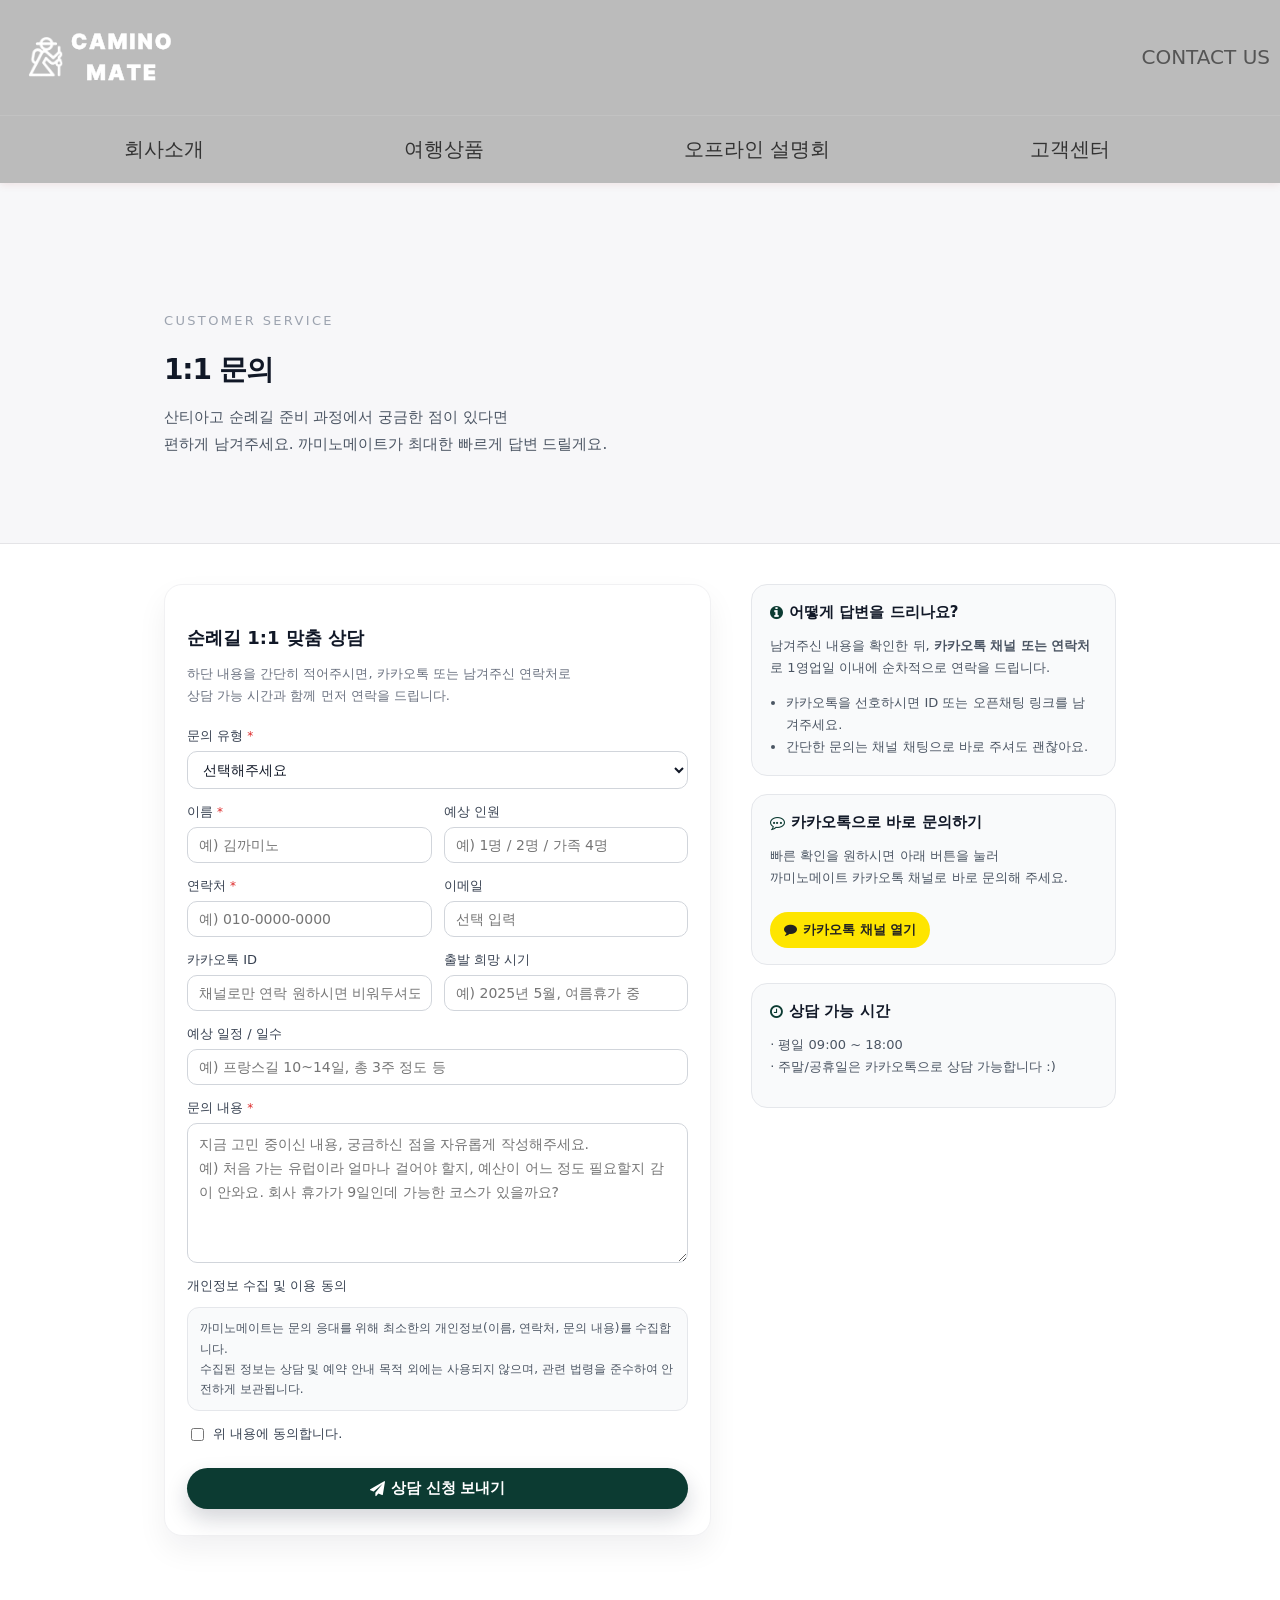
<file: contact.html>
<!DOCTYPE html> 
<html lang="ko">
<head>
  <meta charset="UTF-8" />
  <title>1:1 문의 | 까미노메이트</title>
  <meta name="viewport" content="width=device-width, initial-scale=1.0" />
  <meta name="description" content="산티아고 순례길, 까미노메이트 1:1 맞춤 상담 신청 페이지입니다. 코스 선택, 예산, 일정, 준비물까지 편하게 문의해주세요.">

  <!-- 공통 스타일 -->
  <link rel="stylesheet" href="style.css" />

  <!-- Font Awesome -->
  <link rel="stylesheet"
        href="https://cdnjs.cloudflare.com/ajax/libs/font-awesome/4.7.0/css/font-awesome.min.css">

  <!-- 이 페이지 전용 스타일 -->
  <style>
    /* ===== HERO (상단 타이틀 영역) ===== */
    .cs-hero {
      padding: 130px 0 70px;
      background: #f7f7f9;
      border-bottom: 1px solid #e4e4e7;
    }
    .cs-hero-inner {
      max-width: 1000px;
      margin: 0 auto;
      padding: 0 24px;
    }
    .cs-hero-eyebrow {
      font-size: 13px;
      letter-spacing: 0.18em;
      text-transform: uppercase;
      color: #9ca3af;
      margin-bottom: 8px;
    }
    .cs-hero-title {
      font-size: 28px;
      margin-bottom: 10px;
      letter-spacing: -0.04em;
      color: #111827;
    }
    .cs-hero-sub {
      font-size: 15px;
      line-height: 1.8;
      color: #4b5563;
    }

    /* ===== 레이아웃 ===== */
    .cs-wrap {
      max-width: 1000px;
      margin: 0 auto;
      padding: 40px 24px 80px;
      display: grid;
      grid-template-columns: minmax(0, 3fr) minmax(0, 2fr);
      gap: 40px;
    }

    /* ===== 폼 영역 ===== */
    .cs-form-card {
      background: #ffffff;
      border-radius: 18px;
      padding: 26px 22px;
      box-shadow: 0 14px 30px rgba(15, 23, 42, 0.06);
      border: 1px solid #f1f1f3;
    }
    .cs-form-title {
      font-size: 18px;
      margin-bottom: 4px;
      font-weight: 600;
      color: #111827;
    }
    .cs-form-desc {
      font-size: 13px;
      color: #6b7280;
      margin-bottom: 20px;
      line-height: 1.7;
    }

    form.cs-form {
      display: grid;
      gap: 14px;
    }

    .cs-field {
      display: flex;
      flex-direction: column;
      gap: 6px;
    }
    .cs-label {
      font-size: 13px;
      font-weight: 500;
      color: #374151;
      display: flex;
      align-items: center;
      gap: 4px;
    }
    .cs-label span.required {
      color: #dc2626;
      font-size: 12px;
    }

    .cs-input,
    .cs-select,
    .cs-textarea {
      border-radius: 10px;
      border: 1px solid #d1d5db;
      padding: 9px 11px;
      font-size: 14px;
      font-family: inherit;
      color: #111827;
      outline: none;
      transition: border-color 0.15s ease, box-shadow 0.15s ease;
      background: #ffffff;
    }
    .cs-input:focus,
    .cs-select:focus,
    .cs-textarea:focus {
      border-color: #0c3b32;
      box-shadow: 0 0 0 1px rgba(12, 59, 50, 0.08);
    }

    .cs-textarea {
      min-height: 140px;
      resize: vertical;
      line-height: 1.7;
    }

    .cs-inline-2 {
      display: grid;
      grid-template-columns: repeat(2, minmax(0, 1fr));
      gap: 12px;
    }

    /* 개인정보 동의 */
    .cs-privacy-box {
      margin-top: 6px;
      background: #f9fafb;
      border-radius: 12px;
      padding: 10px 12px;
      font-size: 12px;
      line-height: 1.7;
      color: #4b5563;
      border: 1px solid #e5e7eb;
    }
    .cs-privacy-check {
      display: flex;
      align-items: center;
      gap: 6px;
      margin-top: 8px;
      font-size: 13px;
      color: #374151;
    }

    .cs-submit {
      margin-top: 10px;
      display: inline-flex;
      align-items: center;
      justify-content: center;
      gap: 6px;
      padding: 11px 20px;
      border-radius: 999px;
      border: none;
      background: #0c3b32;
      color: #ffffff;
      font-size: 15px;
      font-weight: 600;
      cursor: pointer;
      width: 100%;
      transition: transform 0.12s ease, box-shadow 0.12s ease, background 0.12s ease;
      box-shadow: 0 10px 22px rgba(15, 23, 42, 0.18);
    }
    .cs-submit:hover {
      background: #115447;
      transform: translateY(-1px);
      box-shadow: 0 13px 28px rgba(15, 23, 42, 0.25);
    }

    /* ===== 오른쪽 안내 영역 ===== */
    .cs-side {
      display: flex;
      flex-direction: column;
      gap: 18px;
      font-size: 14px;
      color: #4b5563;
    }
    .cs-side-card {
      background: #f9fafb;
      border-radius: 16px;
      padding: 18px 18px 16px;
      border: 1px solid #e5e7eb;
    }
    .cs-side-title {
      font-size: 15px;
      font-weight: 600;
      margin-bottom: 6px;
      color: #111827;
      display: flex;
      align-items: center;
      gap: 6px;
    }
    .cs-side-title i {
      color: #0c3b32;
    }
    .cs-side p {
      font-size: 13px;
      line-height: 1.7;
    }
    .cs-side ul {
      margin: 6px 0 0;
      padding-left: 16px;
      font-size: 13px;
      line-height: 1.7;
    }

    .cs-kakao-btn {
      margin-top: 10px;
      display: inline-flex;
      align-items: center;
      gap: 6px;
      padding: 9px 14px;
      border-radius: 999px;
      font-size: 13px;
      text-decoration: none;
      background: #fee500;
      color: #222;
      font-weight: 600;
    }

    @media (max-width: 900px) {
      .cs-wrap {
        grid-template-columns: 1fr;
      }
    }

    @media (max-width: 640px) {
      .cs-hero {
        padding: 110px 0 50px;
      }
      .cs-hero-title {
        font-size: 22px;
      }
      .cs-inline-2 {
        grid-template-columns: 1fr;
      }
    }
  </style>
</head>

<body>
  <div id="wrap">
     <!-- HEADER (메인에서 쓰던 것 그대로 복붙) -->
  <header2 id="header2">
    <div class="h-top">
      <h1 class="logo">
        <a href="index.html">
          <img src="images/logo2.png" alt="까미노메이트 로고">
        </a>
      </h1>

      <div class="header2-right">
        <ul class="link-box">
          <li><a href="contact.html">CONTACT US</a></li>
        </ul>
        <button class="all-menu-btn" type="button">☰</button>
      </div>
    </div>
    
    <nav class="gnb">
      <ul class="gnb-list">
        <li class="gnb-item">
          <a href="#">회사소개</a>
          <ul class="sub-menu">
            <li><a href="about.html">여행사 소개</a></li>
            <li><a href="location.html">찾아오시는 길</a></li>
          </ul>
        </li>
        <li class="gnb-item">
          <a href="#">여행상품</a>
          <ul class="sub-menu">            
            <li><a href="custom.html">자유일정 플랜 메이트</a></li>
            <li><a href="france.html">프랑스길</a></li>
            <li><a href="camino-coming.html">북쪽길</a></li>  
            <li><a href="camino-coming.html">포르투갈길</a></li>
            <li><a href="camino-coming.html">은의길</a></li>
          </ul>
        </li>        
        <li class="gnb-item">
          <a href="#">오프라인 설명회</a>
          <ul class="sub-menu">
            <li><a href="offline-seminar.html">신청하기</a></li>
          </ul>
        </li>
        <li class="gnb-item">
          <a href="#">고객센터</a>
          <ul class="sub-menu">            
            <li><a href="contact.html">1:1 문의</a></li>
            <li><a href="faq.html">자주 묻는 질문</a></li>
          </ul>
        </li>
      </ul>
    </nav>
  </header2>

    <!-- ===== HERO ===== -->
    <section class="cs-hero">
      <div class="cs-hero-inner">
        <div class="cs-hero-eyebrow">CUSTOMER SERVICE</div>
        <h1 class="cs-hero-title">1:1 문의</h1>
        <p class="cs-hero-sub">
          산티아고 순례길 준비 과정에서 궁금한 점이 있다면<br>
          편하게 남겨주세요. 까미노메이트가 최대한 빠르게 답변 드릴게요.
        </p>
      </div>
    </section>

    <!-- ===== 본문 영역 ===== -->
    <main class="cs-wrap">
      <!-- 왼쪽: 문의 폼 -->
      <section class="cs-form-card">
        <h2 class="cs-form-title">순례길 1:1 맞춤 상담</h2>
        <p class="cs-form-desc">
          하단 내용을 간단히 적어주시면, 카카오톡 또는 남겨주신 연락처로<br>
          상담 가능 시간과 함께 먼저 연락을 드립니다.
        </p>

        <!-- Formspree 연동 -->
        <form class="cs-form" 
              action="https://formspree.io/f/xgvdjbpk" 
              method="post"
              accept-charset="UTF-8">

          <!-- 메일 제목 커스텀 -->
          <input type="hidden" name="_subject" value="[까미노메이트] 1:1 문의가 도착했습니다.">

          <!-- 허니팟(스팸 방지) -->
          <div style="display:none;">
            <label>Leave this field empty</label>
            <input type="text" name="_gotcha" autocomplete="off">
          </div>

          <!-- 문의 유형 -->
          <div class="cs-field">
            <label class="cs-label">
              문의 유형
              <span class="required">*</span>
            </label>
            <select class="cs-select" name="type" required>
              <option value="">선택해주세요</option>
              <option value="custom">1:1 맞춤여행 상담</option>
              <option value="france">프랑스길 동행 문의</option>
              <option value="north">북쪽길 / 포르투갈길 / 은의길 문의</option>
              <option value="etc">기타 문의</option>
            </select>
          </div>

          <!-- 이름 / 인원수 -->
          <div class="cs-inline-2">
            <div class="cs-field">
              <label class="cs-label">
                이름
                <span class="required">*</span>
              </label>
              <input type="text" name="name" class="cs-input" required placeholder="예) 김까미노">
            </div>
            <div class="cs-field">
              <label class="cs-label">
                예상 인원
              </label>
              <input type="text" name="people" class="cs-input" placeholder="예) 1명 / 2명 / 가족 4명">
            </div>
          </div>

          <!-- 연락처 / 이메일 -->
          <div class="cs-inline-2">
            <div class="cs-field">
              <label class="cs-label">
                연락처
                <span class="required">*</span>
              </label>
              <input type="text" name="phone" class="cs-input" required placeholder="예) 010-0000-0000">
            </div>
            <div class="cs-field">
              <label class="cs-label">
                이메일
              </label>
              <input type="email" name="email" class="cs-input" placeholder="선택 입력">
            </div>
          </div>

          <!-- 카카오톡 ID / 출발 희망 시기 -->
          <div class="cs-inline-2">
            <div class="cs-field">
              <label class="cs-label">
                카카오톡 ID
              </label>
              <input type="text" name="kakao" class="cs-input" placeholder="채널로만 연락 원하시면 비워두셔도 돼요">
            </div>
            <div class="cs-field">
              <label class="cs-label">
                출발 희망 시기
              </label>
              <input type="text" name="period" class="cs-input" placeholder="예) 2025년 5월, 여름휴가 중">
            </div>
          </div>

          <!-- 예상 일정 -->
          <div class="cs-field">
            <label class="cs-label">
              예상 일정 / 일수
            </label>
            <input type="text" name="days" class="cs-input" placeholder="예) 프랑스길 10~14일, 총 3주 정도 등">
          </div>

          <!-- 문의 내용 -->
          <div class="cs-field">
            <label class="cs-label">
              문의 내용
              <span class="required">*</span>
            </label>
            <textarea name="message" class="cs-textarea" required
              placeholder="지금 고민 중이신 내용, 궁금하신 점을 자유롭게 작성해주세요.&#10;예) 처음 가는 유럽이라 얼마나 걸어야 할지, 예산이 어느 정도 필요할지 감이 안와요. 회사 휴가가 9일인데 가능한 코스가 있을까요?"></textarea>
          </div>

          <!-- 개인정보 동의 -->
          <div class="cs-field">
            <div class="cs-label">개인정보 수집 및 이용 동의</div>
            <div class="cs-privacy-box">
              까미노메이트는 문의 응대를 위해 최소한의 개인정보(이름, 연락처, 문의 내용)를 수집합니다.<br>
              수집된 정보는 상담 및 예약 안내 목적 외에는 사용되지 않으며, 관련 법령을 준수하여 안전하게 보관됩니다.
            </div>
            <label class="cs-privacy-check">
              <input type="checkbox" name="privacy_agree" required>
              위 내용에 동의합니다.
            </label>
          </div>

          <!-- 전송 버튼 -->
          <button type="submit" class="cs-submit">
            <i class="fa fa-paper-plane"></i>
            상담 신청 보내기
          </button>
        </form>
      </section>

      <!-- 오른쪽: 안내/설명 영역 -->
      <aside class="cs-side">
        <div class="cs-side-card">
          <div class="cs-side-title">
            <i class="fa fa-info-circle"></i>
            어떻게 답변을 드리나요?
          </div>
          <p>
            남겨주신 내용을 확인한 뒤,
            <strong>카카오톡 채널 또는 연락처</strong>로
            1영업일 이내에 순차적으로 연락을 드립니다.
          </p>
          <ul>
            <li>카카오톡을 선호하시면 ID 또는 오픈채팅 링크를 남겨주세요.</li>
            <li>간단한 문의는 채널 채팅으로 바로 주셔도 괜찮아요.</li>
          </ul>
        </div>

        <div class="cs-side-card">
          <div class="cs-side-title">
            <i class="fa fa-commenting-o"></i>
            카카오톡으로 바로 문의하기
          </div>
          <p>
            빠른 확인을 원하시면 아래 버튼을 눌러<br>
            까미노메이트 카카오톡 채널로 바로 문의해 주세요.
          </p>
          <a href="https://open.kakao.com/o/s6RwAZ2h" target="_blank" class="cs-kakao-btn">
            <i class="fa fa-comment"></i>
            카카오톡 채널 열기
          </a>
        </div>

        <div class="cs-side-card">
          <div class="cs-side-title">
            <i class="fa fa-clock-o"></i>
            상담 가능 시간
          </div>
          <p>
            · 평일 09:00 ~ 18:00<br>
            · 주말/공휴일은 카카오톡으로 상담 가능합니다 :)
          </p>
        </div>
      </aside>
    </main>

    <!-- 공통 FOOTER 들어가는 자리 -->
    <!--
    <footer>
      ...
    </footer>
    -->
  </div>
<script src="main.js"></script>
</body>
</html>
</file>
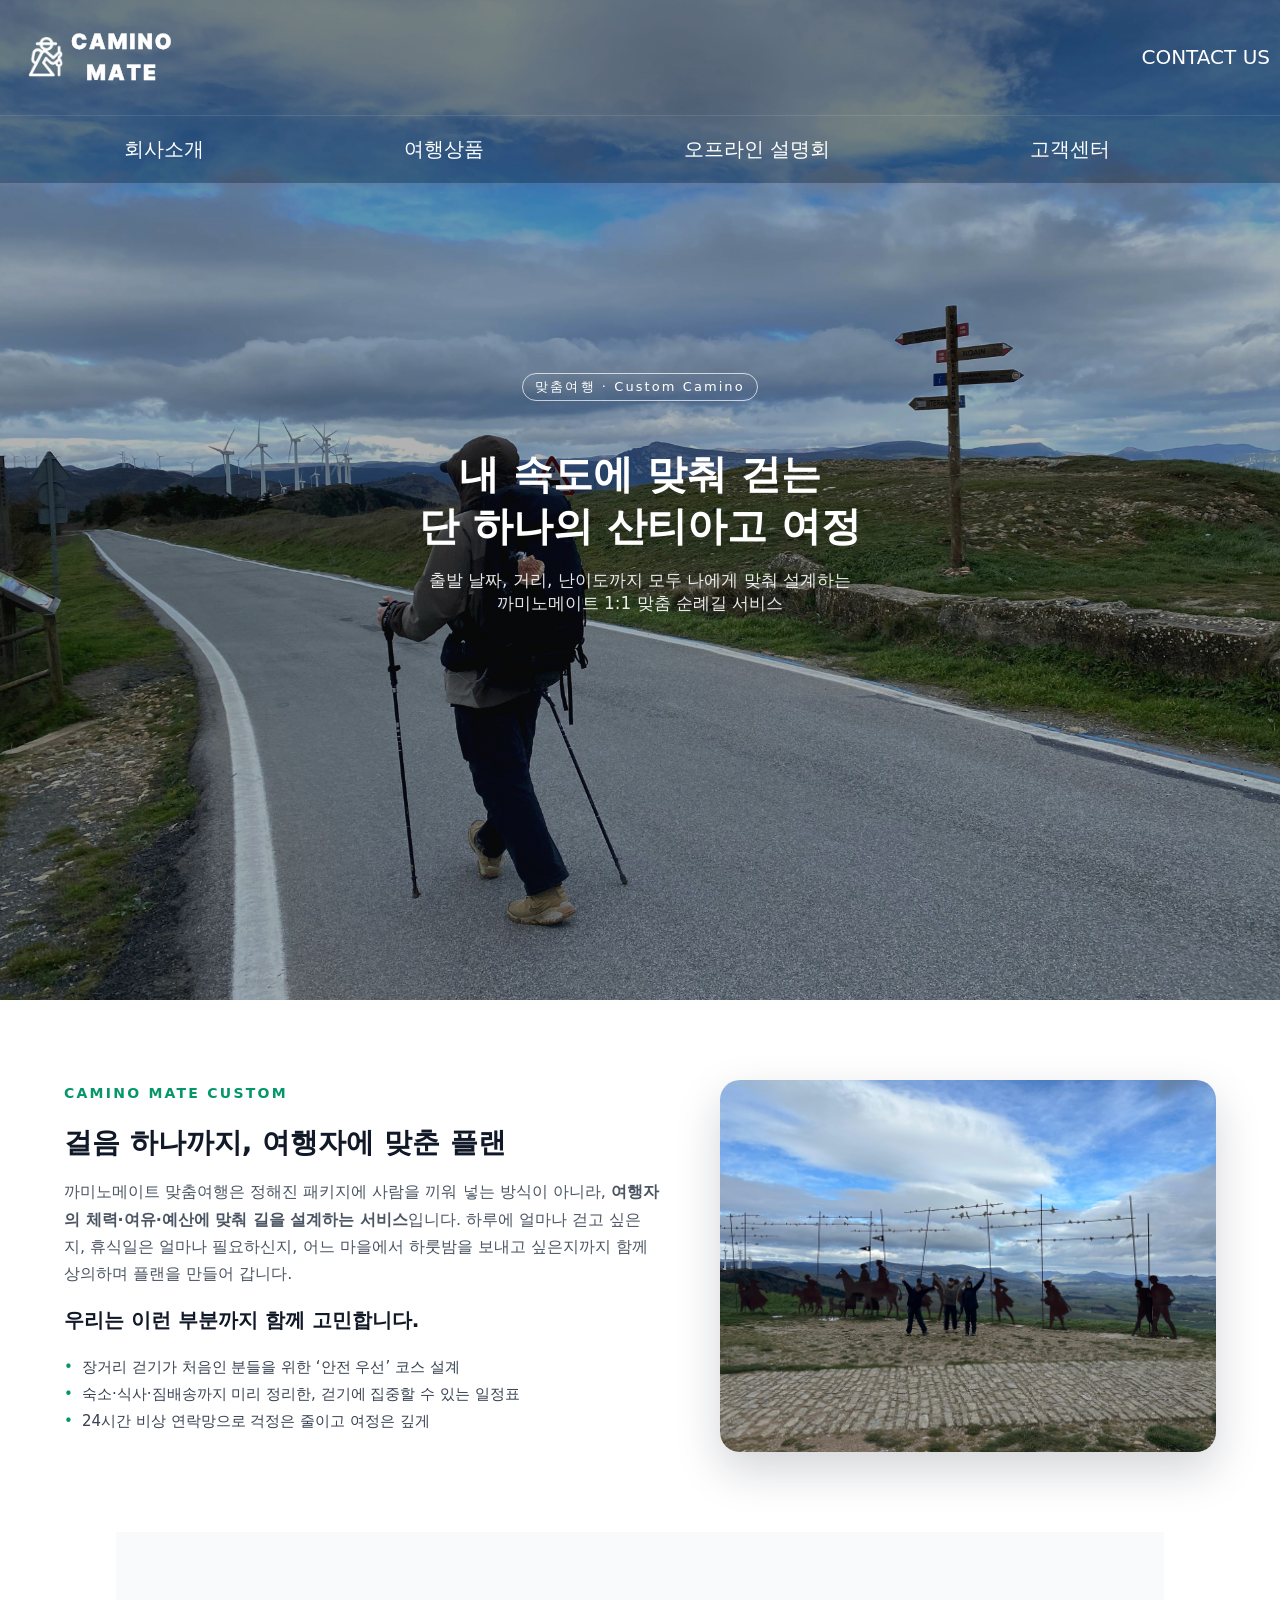
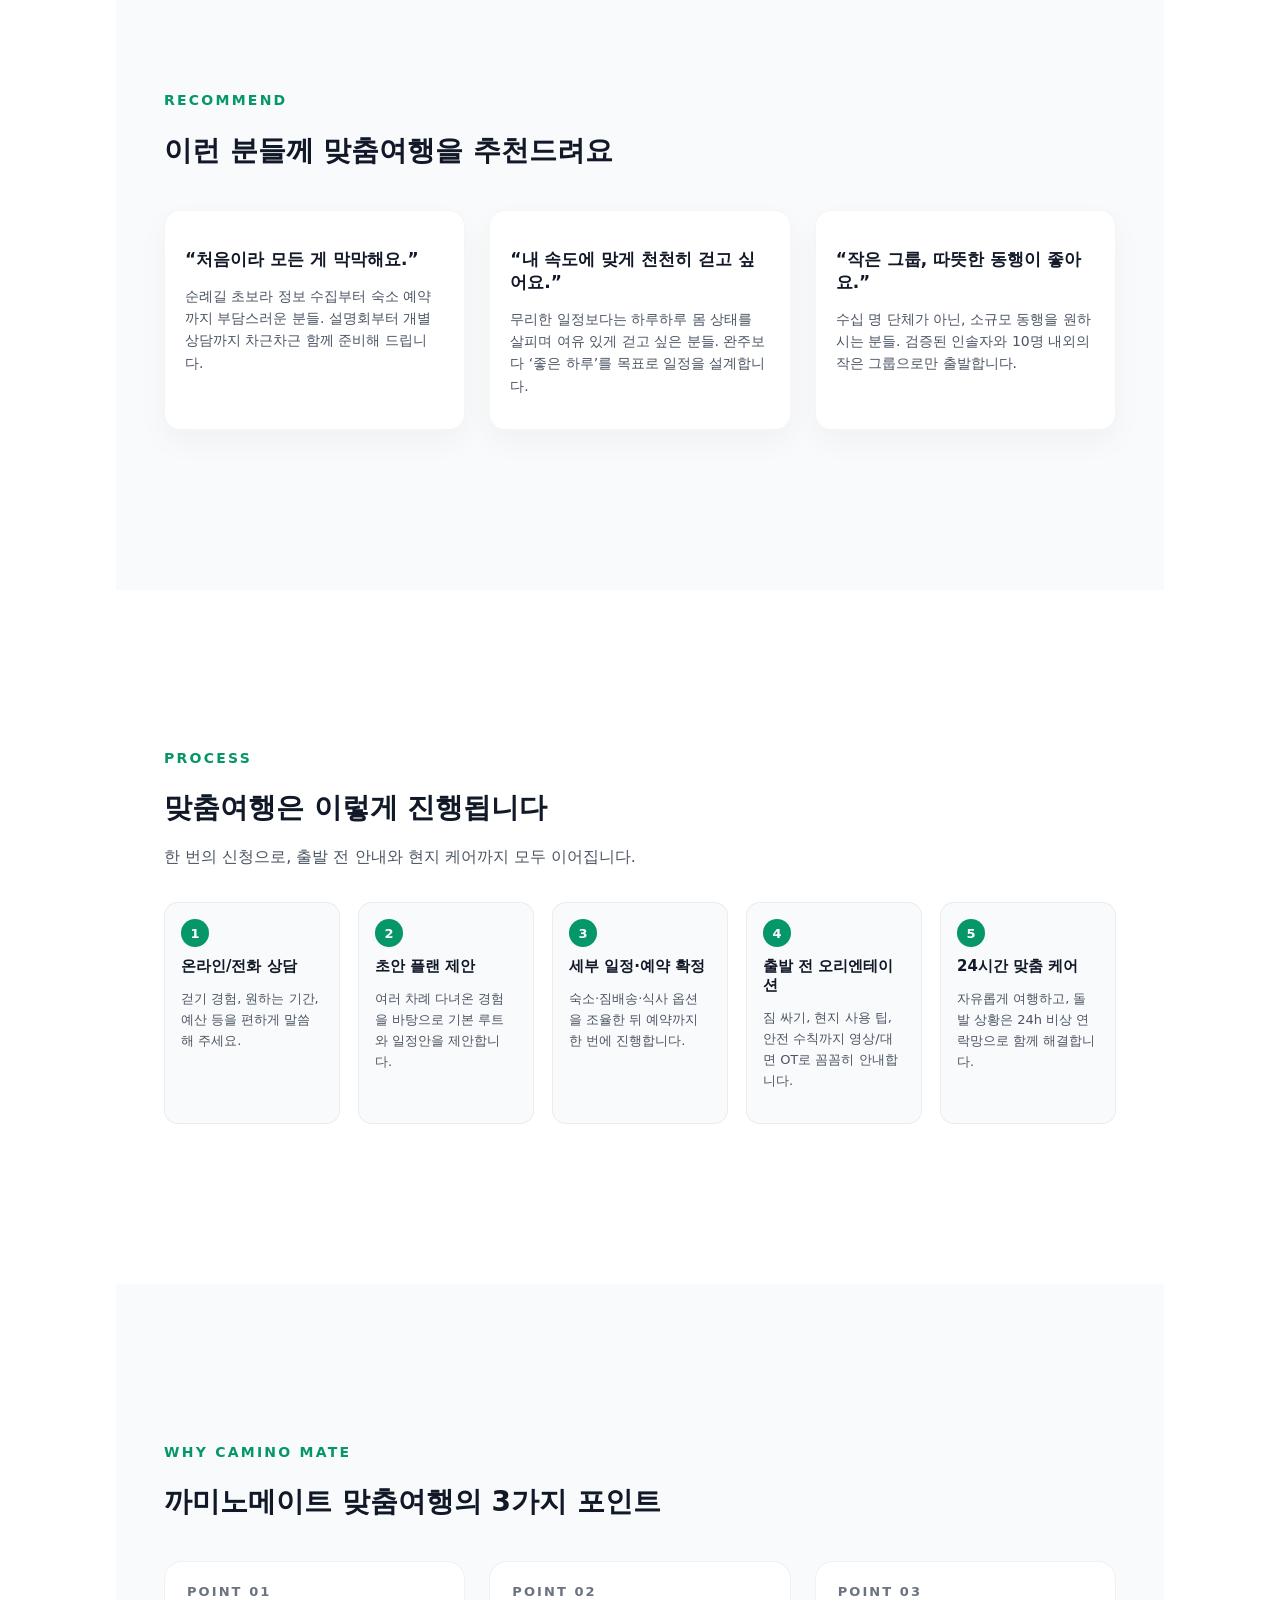
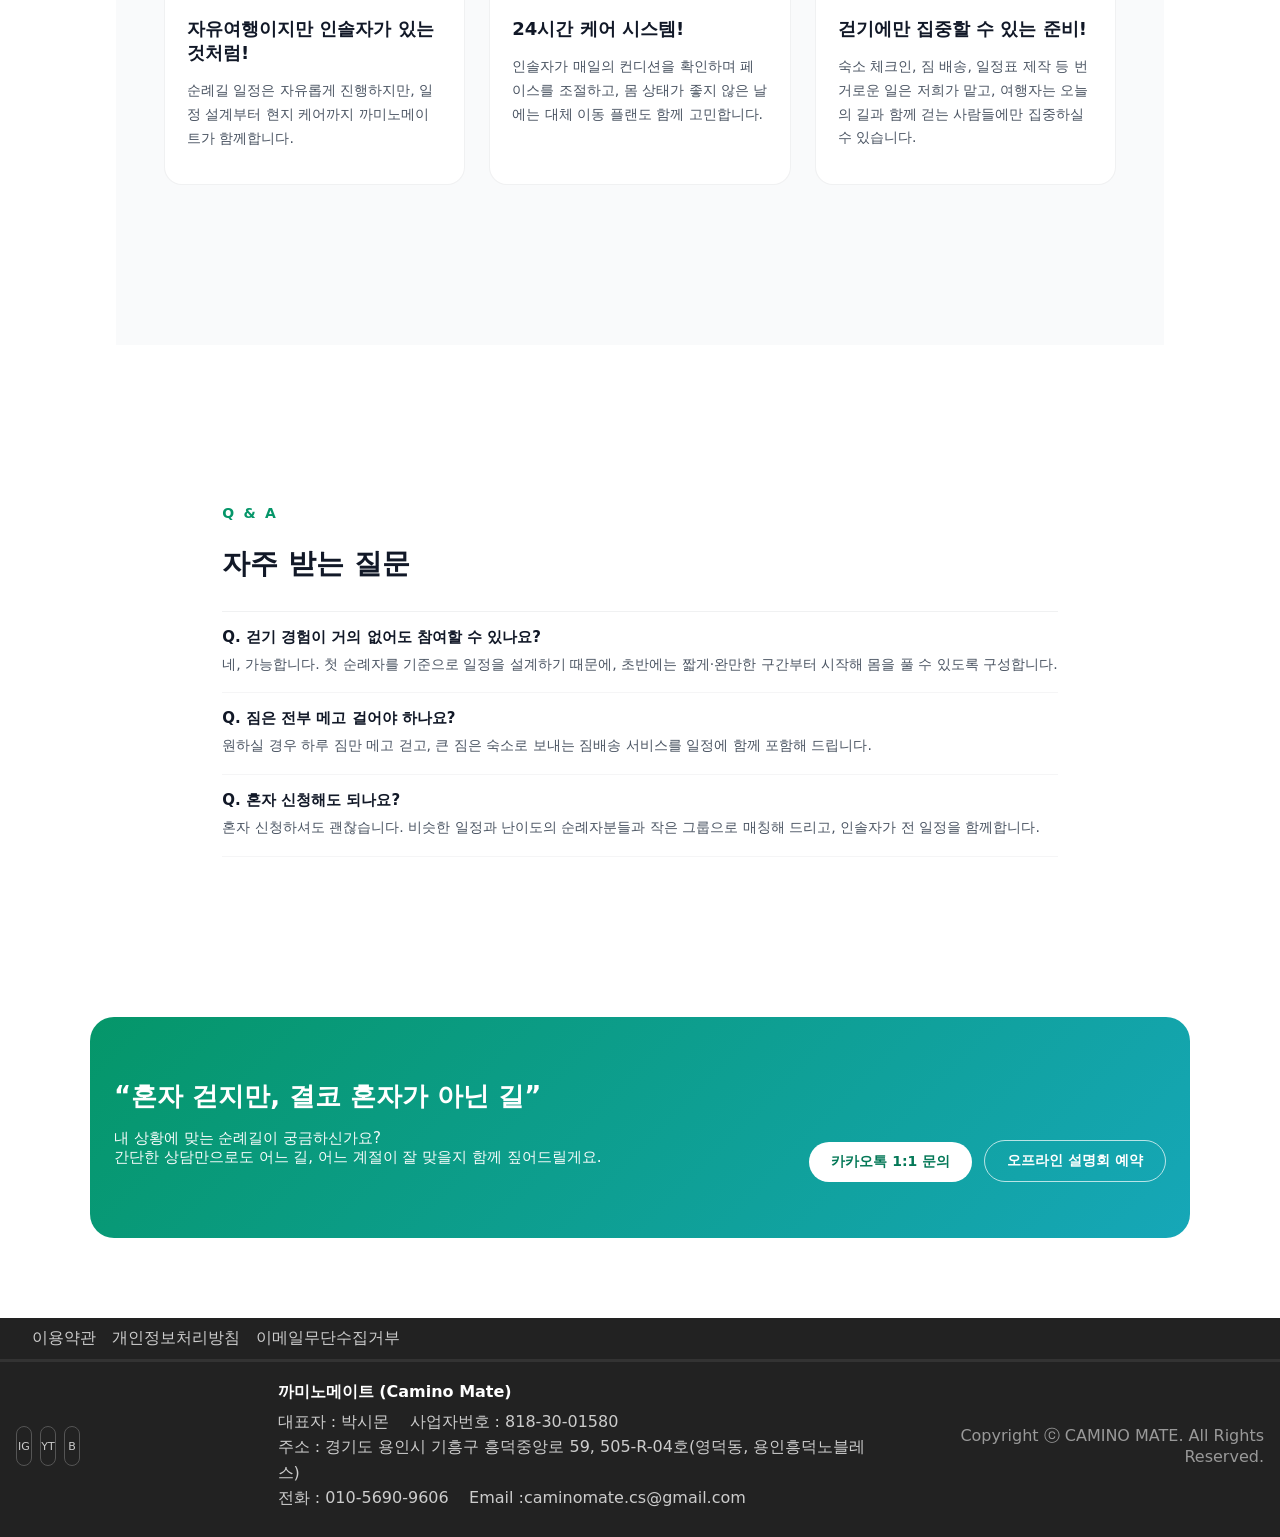
<file: custom.html>
<!DOCTYPE html>
<html lang="ko">
<head>
  <meta charset="UTF-8" />
  <title>맞춤여행 | 까미노메이트</title>
  <meta name="viewport" content="width=device-width, initial-scale=1" />
  <meta name="description" content="내 속도에 맞춰 걷는 산티아고 순례길, 까미노메이트 맞춤여행 안내 페이지입니다.">
  <link rel="stylesheet" href="style.css" />
<style>
    /* ====== 이 페이지 전용 스타일 ====== */

    body {
      background-color: #ffffff;
    }

    /* 헤더는 기존 index와 동일 구조라고 가정 */
    #header {
        position: absolute;
        top: 0;
        left: 0;
        width: 100%;
        z-index: 100;
        background: rgba(0, 0, 0, 0.28);  /* 살짝 회색/어두운 반투명 */
        box-shadow: 0 1px 8px rgba(180, 86, 86, 0.15);
    }  
   
    /* ====== 히어로 영역 ====== */
    .pd-hero {
      position: relative;
      width: 100%;
      min-height: 1000px;
      display: flex;
      align-items: center;
      justify-content: center;
      color: #ffffff;
      text-align: center;
      overflow: hidden;
    }

    .pd-hero::before {
      content: "";
      position: absolute;
      inset: 0;
      background: url("images/slide1.jpg") center center / cover no-repeat;
      filter: brightness(0.7);
      transform: scale(1.02);
    }

    .pd-hero-inner {
      position: relative;
      z-index: 1;
      max-width: 1200px;
      padding: 120px 24px 100px;
    }

    .pd-hero-tag {
      display: inline-block;
      font-size: 13px;
      letter-spacing: 0.16em;
      padding: 4px 12px;
      border-radius: 999px;
      border: 1px solid rgba(255,255,255,0.7);
      margin-bottom: 14px;
    }

    .pd-hero-title {
      font-size: 40px;
      line-height: 1.3;
      font-weight: 700;
      margin-bottom: 16px;
    }

    .pd-hero-sub {
      font-size: 17px;
      opacity: 0.9;
      margin-bottom: 32px;
    }
 
    /* ====== 공통 레이아웃 ====== */
    .pd-section {
      max-width: 1200px;
      margin: 0 auto;
      padding: 80px 24px;
    }

    .pd-section-narrow {
      max-width: 1000px;
      margin: 0 auto;
      padding: 80px 24px;
    }

    .pd-section-title {
      font-size: 28px;
      font-weight: 700;
      margin-bottom: 10px;
      color: #111827;
    }

    .pd-section-kicker {
      font-size: 14px;
      font-weight: 600;
      letter-spacing: 0.16em;
      color: #059669;
      text-transform: uppercase;
      margin-bottom: 8px;
    }

    .pd-section-desc {
      font-size: 16px;
      color: #4b5563;
      line-height: 1.7;
    }

    /* ====== 섹션 1 : 소개 ====== */
    .pd-intro {
      display: grid;
      grid-template-columns: minmax(0, 1.2fr) minmax(0, 1fr);
      gap: 60px;
      align-items: center;
    }

    .pd-intro-point {
      font-size: 20px;
      font-weight: 600;
      color: #111827;
      margin-bottom: 16px;
    }

    .pd-intro-list {
      margin-top: 24px;
      list-style: none;
      padding: 0;
    }

    .pd-intro-list li {
      position: relative;
      padding-left: 18px;
      font-size: 15px;
      color: #374151;
      margin-bottom: 8px;
    }

    .pd-intro-list li::before {
      content: "•";
      position: absolute;
      left: 0;
      color: #059669;
    }

    .pd-intro-img {
      border-radius: 20px;
      overflow: hidden;
      box-shadow: 0 18px 45px rgba(15,23,42,0.18);
    }

    .pd-intro-img img {
      display: block;
      width: 100%;
      height: auto;
    }

    /* ====== 섹션 2 : 이런 분께 추천 ====== */
    .pd-recommend {
      background: #f9fafb;
    }

    .pd-card-grid {
      margin-top: 40px;
      display: grid;
      grid-template-columns: repeat(3, minmax(0, 1fr));
      gap: 24px;
    }

    .pd-card {
      background: #ffffff;
      border-radius: 16px;
      padding: 20px 20px 18px;
      border: 1px solid rgba(15,23,42,0.04);
      box-shadow: 0 12px 30px rgba(15,23,42,0.04);
    }

    .pd-card-title {
      font-size: 17px;
      font-weight: 600;
      margin-bottom: 8px;
      color: #111827;
    }

    .pd-card-body {
      font-size: 14px;
      color: #4b5563;
      line-height: 1.6;
    }

    /* ====== 섹션 3 : 진행 프로세스 ====== */
    .pd-flow {
      background: #ffffff;
    }

    .pd-flow-steps {
      display: grid;
      grid-template-columns: repeat(5, minmax(0, 1fr));
      gap: 18px;
      margin-top: 32px;
    }

    .pd-flow-step {
      text-align: left;
      border-radius: 14px;
      padding: 16px 16px 18px;
      border: 1px solid rgba(15,23,42,0.06);
      background: #f9fafb;
    }

    .pd-flow-step-index {
      display: inline-flex;
      align-items: center;
      justify-content: center;
      width: 28px;
      height: 28px;
      border-radius: 999px;
      background: #059669;
      color: #fff;
      font-size: 13px;
      font-weight: 600;
      margin-bottom: 10px;
    }

    .pd-flow-step-title {
      font-size: 15px;
      font-weight: 600;
      margin-bottom: 6px;
      color: #111827;
    }

    .pd-flow-step-text {
      font-size: 13px;
      color: #4b5563;
      line-height: 1.6;
    }

    /* ====== 섹션 4 : 왜 까미노메이트인가 ====== */
    .pd-why {
      background: #f9fafb;
    }

    .pd-why-grid {
      margin-top: 40px;
      display: grid;
      grid-template-columns: repeat(3, minmax(0, 1fr));
      gap: 24px;
    }

    .pd-why-item {
      background: #fff;
      border-radius: 18px;
      padding: 22px 22px 20px;
      border: 1px solid rgba(15,23,42,0.06);
    }

    .pd-why-label {
      font-size: 13px;
      font-weight: 700;
      color: #6b7280;
      letter-spacing: 0.16em;
      text-transform: uppercase;
      margin-bottom: 6px;
    }

    .pd-why-title {
      font-size: 18px;
      font-weight: 700;
      margin-bottom: 10px;
      color: #111827;
    }

    .pd-why-text {
      font-size: 14px;
      color: #4b5563;
      line-height: 1.7;
    }

    /* ====== 섹션 5 : FAQ 느낌 간단 Q&A ====== */
    .pd-faq-list {
      margin-top: 28px;
      border-top: 1px solid rgba(15,23,42,0.06);
    }

    .pd-faq-item {
      padding: 16px 0;
      border-bottom: 1px solid rgba(15,23,42,0.04);
    }

    .pd-faq-q {
      font-size: 15px;
      font-weight: 600;
      margin-bottom: 6px;
      color: #111827;
    }

    .pd-faq-a {
      font-size: 14px;
      color: #4b5563;
      line-height: 1.7;
    }

    /* ====== CTA ====== */
    .pd-cta-band {
      margin: 0 auto 80px;
      padding: 40px 24px 56px;
      max-width: 1100px;
      border-radius: 24px;
      background: linear-gradient(135deg, #059669, #16a7b8);
      color: #fff;
      text-align: left;
      display: flex;
      flex-wrap: wrap;
      justify-content: space-between;
      gap: 24px;
    }

    .pd-cta-band h2 {
      font-size: 26px;
      font-weight: 700;
      margin-bottom: 8px;
    }

    .pd-cta-band p {
      font-size: 15px;
      opacity: 0.96;
    }

    .pd-cta-actions {
      display: flex;
      align-items: flex-end;
      gap: 12px;
    }

    .pd-cta-button,
    .pd-cta-outline {
      display: inline-flex;
      align-items: center;
      justify-content: center;
      padding: 11px 22px;
      border-radius: 999px;
      font-size: 14px;
      font-weight: 600;
      border: none;
      cursor: pointer;
      white-space: nowrap;
    }

    .pd-cta-button {
      background: #ffffff;
      color: #047857;
    }

    .pd-cta-outline {
      background: transparent;
      border: 1px solid rgba(255,255,255,0.7);
      color: #ffffff;
    }

    .pd-cta-button:hover {
      background: #f3f4f6;
    }

    .pd-cta-outline:hover {
      background: rgba(255,255,255,0.06);
    }

    /* ====== 반응형 ====== */
    @media (max-width: 1024px) {
      .main-nav-list {
        display: none;
      }
      .main-nav-list.open {
        position: absolute;
        top: 60px;
        right: 16px;
        left: 16px;
        background: #ffffff;
        border-radius: 16px;
        box-shadow: 0 18px 45px rgba(15,23,42,0.16);
        flex-direction: column;
        padding: 16px 0;
        z-index: 200;
      }
      .main-nav-list.open > li {
        padding: 6px 20px;
      }

      .all-menu-btn {
        display: inline-flex;
      }

      .pd-intro,
      .pd-flow-steps {
        grid-template-columns: 1fr;
      }

      .pd-card-grid,
      .pd-why-grid {
        grid-template-columns: repeat(2, minmax(0, 1fr));
      }
    }

    @media (max-width: 768px) {
      .pd-hero-title {
        font-size: 30px;
      }

      .pd-card-grid,
      .pd-why-grid {
        grid-template-columns: 1fr;
      }

      .pd-cta-band {
        border-radius: 0;
        max-width: 100%;
      }
    }
  </style>
</head>

<body>
<div id="wrap">
  <!-- HEADER -->
  <header id="header">
    <div class="h-top">
      <h1 class="logo">
        <a href="index.html">
          <img src="images/logo2.png" alt="까미노메이트 로고">
        </a>
      </h1>
      <div class="header-right">
        <ul class="link-box">
         <li><a href="contact.html">CONTACT US</a></li>
        </ul>
        <button class="all-menu-btn" type="button">☰</button>
      </div>
    </div>

    <nav class="gnb">
      <ul class="gnb-list">
        <li class="gnb-item">
          <a href="#">회사소개</a>
          <ul class="sub-menu">
            <li><a href="about.html">여행사 소개</a></li>
            <li><a href="location.html">찾아오시는 길</a></li>
          </ul>
        </li>
        <li class="gnb-item">
          <a href="#">여행상품</a>
          <ul class="sub-menu">            
            <li><a href="custom.html">자유일정 플랜 메이트</a></li>
            <li><a href="france.html">프랑스길</a></li>
            <li><a href="camino-coming.html">북쪽길</a></li>  
            <li><a href="camino-coming.html">포르투갈길</a></li>
            <li><a href="camino-coming.html">은의길</a></li>
          </ul>
        </li>        
        <li class="gnb-item">
          <a href="#">오프라인 설명회</a>
          <ul class="sub-menu">
            <li><a href="offline-seminar.html">신청하기</a></li>
          </ul>
        </li>
        <li class="gnb-item">
          <a href="#">고객센터</a>
          <ul class="sub-menu">
            <li><a href="contact.html">1:1 문의</a></li>
            <li><a href="faq.html">자주 묻는 질문</a></li>
          </ul>
        </li>
      </ul>
    </nav>
  </header>

  <!-- ===== HERO ===== -->
  <section class="pd-hero">
    <div class="pd-hero-inner">
      <div class="pd-hero-tag">맞춤여행 · Custom Camino</div>
      <h1 class="pd-hero-title">
        내 속도에 맞춰 걷는<br>단 하나의 산티아고 여정
      </h1>
      <p class="pd-hero-sub">
        출발 날짜, 거리, 난이도까지 모두 나에게 맞춰 설계하는<br>
        까미노메이트 1:1 맞춤 순례길 서비스
      </p>
    </div>
  </section>

  <!-- ===== SECTION 1: 소개 ===== -->
  <section class="pd-section">
    <div class="pd-intro">
      <div>
        <div class="pd-section-kicker">CAMINO MATE CUSTOM</div>
        <h2 class="pd-section-title">걸음 하나까지, 여행자에 맞춘 플랜</h2>
        <p class="pd-section-desc">
          까미노메이트 맞춤여행은 정해진 패키지에 사람을 끼워 넣는 방식이 아니라,
          <strong>여행자의 체력·여유·예산에 맞춰 길을 설계하는 서비스</strong>입니다.
          하루에 얼마나 걷고 싶은지, 휴식일은 얼마나 필요하신지, 어느 마을에서 하룻밤을 보내고 싶은지까지
          함께 상의하며 플랜을 만들어 갑니다.
        </p>

        <p class="pd-intro-point">우리는 이런 부분까지 함께 고민합니다.</p>
        <ul class="pd-intro-list">
          <li>장거리 걷기가 처음인 분들을 위한 ‘안전 우선’ 코스 설계</li>
          <li>숙소·식사·짐배송까지 미리 정리한, 걷기에 집중할 수 있는 일정표</li>
          <li>24시간 비상 연락망으로 걱정은 줄이고 여정은 깊게</li>
        </ul>
      </div>

      <div class="pd-intro-img">
        <!-- 샘플 이미지 경로만 교체해서 사용 -->
        <img src="images/custom1.jpg" alt="산티아고 순례길을 걷는 사람들">
      </div>
    </div>
  </section>

  <!-- ===== SECTION 2: 이런 분께 추천 ===== -->
  <section class="pd-section pd-recommend">
    <div class="pd-section-narrow">
      <div class="pd-section-kicker">RECOMMEND</div>
      <h2 class="pd-section-title">이런 분들께 맞춤여행을 추천드려요</h2>

      <div class="pd-card-grid">
        <article class="pd-card">
          <h3 class="pd-card-title">“처음이라 모든 게 막막해요.”</h3>
          <p class="pd-card-body">
            순례길 초보라 정보 수집부터 숙소 예약까지 부담스러운 분들.
            설명회부터 개별 상담까지 차근차근 함께 준비해 드립니다.
          </p>
        </article>

        <article class="pd-card">
          <h3 class="pd-card-title">“내 속도에 맞게 천천히 걷고 싶어요.”</h3>
          <p class="pd-card-body">
            무리한 일정보다는 하루하루 몸 상태를 살피며 여유 있게 걷고 싶은 분들.
            완주보다 ‘좋은 하루’를 목표로 일정을 설계합니다.
          </p>
        </article>

        <article class="pd-card">
          <h3 class="pd-card-title">“작은 그룹, 따뜻한 동행이 좋아요.”</h3>
          <p class="pd-card-body">
            수십 명 단체가 아닌, 소규모 동행을 원하시는 분들.
            검증된 인솔자와 10명 내외의 작은 그룹으로만 출발합니다.
          </p>
        </article>
      </div>
    </div>
  </section>

  <!-- ===== SECTION 3: 진행 프로세스 ===== -->
  <section class="pd-section pd-flow">
    <div class="pd-section-narrow">
      <div class="pd-section-kicker">PROCESS</div>
      <h2 class="pd-section-title">맞춤여행은 이렇게 진행됩니다</h2>
      <p class="pd-section-desc">
        한 번의 신청으로, 출발 전 안내와 현지 케어까지 모두 이어집니다.
      </p>

      <div class="pd-flow-steps">
        <div class="pd-flow-step">
          <div class="pd-flow-step-index">1</div>
          <div class="pd-flow-step-title">온라인/전화 상담</div>
          <p class="pd-flow-step-text">
            걷기 경험, 원하는 기간, 예산 등을 편하게 말씀해 주세요.
          </p>
        </div>
        <div class="pd-flow-step">
          <div class="pd-flow-step-index">2</div>
          <div class="pd-flow-step-title">초안 플랜 제안</div>
          <p class="pd-flow-step-text">
            여러 차례 다녀온 경험을 바탕으로 기본 루트와 일정안을 제안합니다.
          </p>
        </div>
        <div class="pd-flow-step">
          <div class="pd-flow-step-index">3</div>
          <div class="pd-flow-step-title">세부 일정·예약 확정</div>
          <p class="pd-flow-step-text">
            숙소·짐배송·식사 옵션을 조율한 뒤 예약까지 한 번에 진행합니다.
          </p>
        </div>
        <div class="pd-flow-step">
          <div class="pd-flow-step-index">4</div>
          <div class="pd-flow-step-title">출발 전 오리엔테이션</div>
          <p class="pd-flow-step-text">
            짐 싸기, 현지 사용 팁, 안전 수칙까지 영상/대면 OT로 꼼꼼히 안내합니다.
          </p>
        </div>
        <div class="pd-flow-step">
          <div class="pd-flow-step-index">5</div>
          <div class="pd-flow-step-title">24시간 맞춤 케어</div>
          <p class="pd-flow-step-text">
            자유롭게 여행하고, 돌발 상황은 24h 비상 연락망으로 함께 해결합니다.
          </p>
        </div>
      </div>
    </div>
  </section>

  <!-- ===== SECTION 4: 왜 까미노메이트인가 ===== -->
  <section class="pd-section pd-why">
    <div class="pd-section-narrow">
      <div class="pd-section-kicker">WHY CAMINO MATE</div>
      <h2 class="pd-section-title">까미노메이트 맞춤여행의 3가지 포인트</h2>

      <div class="pd-why-grid">
        <article class="pd-why-item">
          <div class="pd-why-label">POINT 01</div>
          <h3 class="pd-why-title">자유여행이지만 인솔자가 있는 것처럼!</h3>
          <p class="pd-why-text">
           순례길 일정은 자유롭게 진행하지만, 일정 설계부터 현지 케어까지
           까미노메이트가 함께합니다.
          </p>
        </article>

        <article class="pd-why-item">
          <div class="pd-why-label">POINT 02</div>
          <h3 class="pd-why-title">24시간 케어 시스템!</h3>
          <p class="pd-why-text">
            인솔자가 매일의 컨디션을 확인하며 페이스를 조절하고,
            몸 상태가 좋지 않은 날에는 대체 이동 플랜도 함께 고민합니다.
          </p>
        </article>

        <article class="pd-why-item">
          <div class="pd-why-label">POINT 03</div>
          <h3 class="pd-why-title">걷기에만 집중할 수 있는 준비!</h3>
          <p class="pd-why-text">
            숙소 체크인, 짐 배송, 일정표 제작 등 번거로운 일은 저희가 맡고,
            여행자는 오늘의 길과 함께 걷는 사람들에만 집중하실 수 있습니다.
          </p>
        </article>
      </div>
    </div>
  </section>

  <!-- ===== SECTION 5: 간단 Q&A ===== -->
  <section class="pd-section">
    <div class="pd-section-narrow">
      <div class="pd-section-kicker">Q & A</div>
      <h2 class="pd-section-title">자주 받는 질문</h2>

      <div class="pd-faq-list">
        <div class="pd-faq-item">
          <div class="pd-faq-q">Q. 걷기 경험이 거의 없어도 참여할 수 있나요?</div>
          <div class="pd-faq-a">
            네, 가능합니다. 첫 순례자를 기준으로 일정을 설계하기 때문에,
            초반에는 짧게·완만한 구간부터 시작해 몸을 풀 수 있도록 구성합니다.
          </div>
        </div>

        <div class="pd-faq-item">
          <div class="pd-faq-q">Q. 짐은 전부 메고 걸어야 하나요?</div>
          <div class="pd-faq-a">
            원하실 경우 하루 짐만 메고 걷고, 큰 짐은 숙소로 보내는 짐배송 서비스를
            일정에 함께 포함해 드립니다.
          </div>
        </div>

        <div class="pd-faq-item">
          <div class="pd-faq-q">Q. 혼자 신청해도 되나요?</div>
          <div class="pd-faq-a">
            혼자 신청하셔도 괜찮습니다. 비슷한 일정과 난이도의 순례자분들과
            작은 그룹으로 매칭해 드리고, 인솔자가 전 일정을 함께합니다.
          </div>
        </div>
      </div>
    </div>
  </section>

  <!-- ===== CTA ===== -->
  <section class="pd-cta">
    <div class="pd-cta-band">
      <div>
        <h2>“혼자 걷지만, 결코 혼자가 아닌 길”</h2>
        <p>
          내 상황에 맞는 순례길이 궁금하신가요?<br>
          간단한 상담만으로도 어느 길, 어느 계절이 잘 맞을지 함께 짚어드릴게요.
        </p>
      </div>
      <div class="pd-cta-actions">
        <a class="pd-cta-button" href="https://open.kakao.com/o/s6RwAZ2h" target="_blank">
          카카오톡 1:1 문의
        </a>
        <a class="pd-cta-outline" href="offline.html">
          오프라인 설명회 예약
        </a>
      </div>
    </div>
  </section>

  <!-- FOOTER -->
  <footer id="footer">
    <div class="footer-top">
      <div class="container">
        <ul class="footer-links">
          <li><a href="#">이용약관</a></li>
          <li><a href="#">개인정보처리방침</a></li>
          <li><a href="#">이메일무단수집거부</a></li>
        </ul>
      </div>
    </div>

    <div class="footer-bottom">
      <div class="container footer-inner">
        <div class="footer-left">
          <ul class="sns-list">
            <li><a href="#" aria-label="Instagram">IG</a></li>
            <li><a href="#" aria-label="YouTube">YT</a></li>
            <li><a href="#" aria-label="Blog">B</a></li>
          </ul>
        </div>

        <div class="footer-center">
          <strong>까미노메이트 (Camino Mate)</strong>
          <p>
            대표자 : 박시몬  &nbsp;&nbsp;  사업자번호 : 818-30-01580<br/>
            주소 : 경기도 용인시 기흥구 흥덕중앙로 59, 505-R-04호(영덕동, 용인흥덕노블레스)<br/>
            전화 : 010-5690-9606  &nbsp;&nbsp;  Email :caminomate.cs@gmail.com
          </p>
        </div>

        <div class="footer-right">
          <p class="copy">
            Copyright ⓒ CAMINO MATE. All Rights Reserved.
          </p>
        </div>
      </div>
    </div>
  </footer>
</div>

</div>

<!-- ===== 간단 모바일 메뉴 토글 스크립트 ===== -->
<script>
  const allMenuBtn = document.querySelector('.all-menu-btn');
  const mainNavList = document.querySelector('.main-nav-list');

  if (allMenuBtn) {
    allMenuBtn.addEventListener('click', function () {
      mainNavList.classList.toggle('open');
    });
  }
</script>
<script src="main.js"></script>
</body>
</html>
</file>
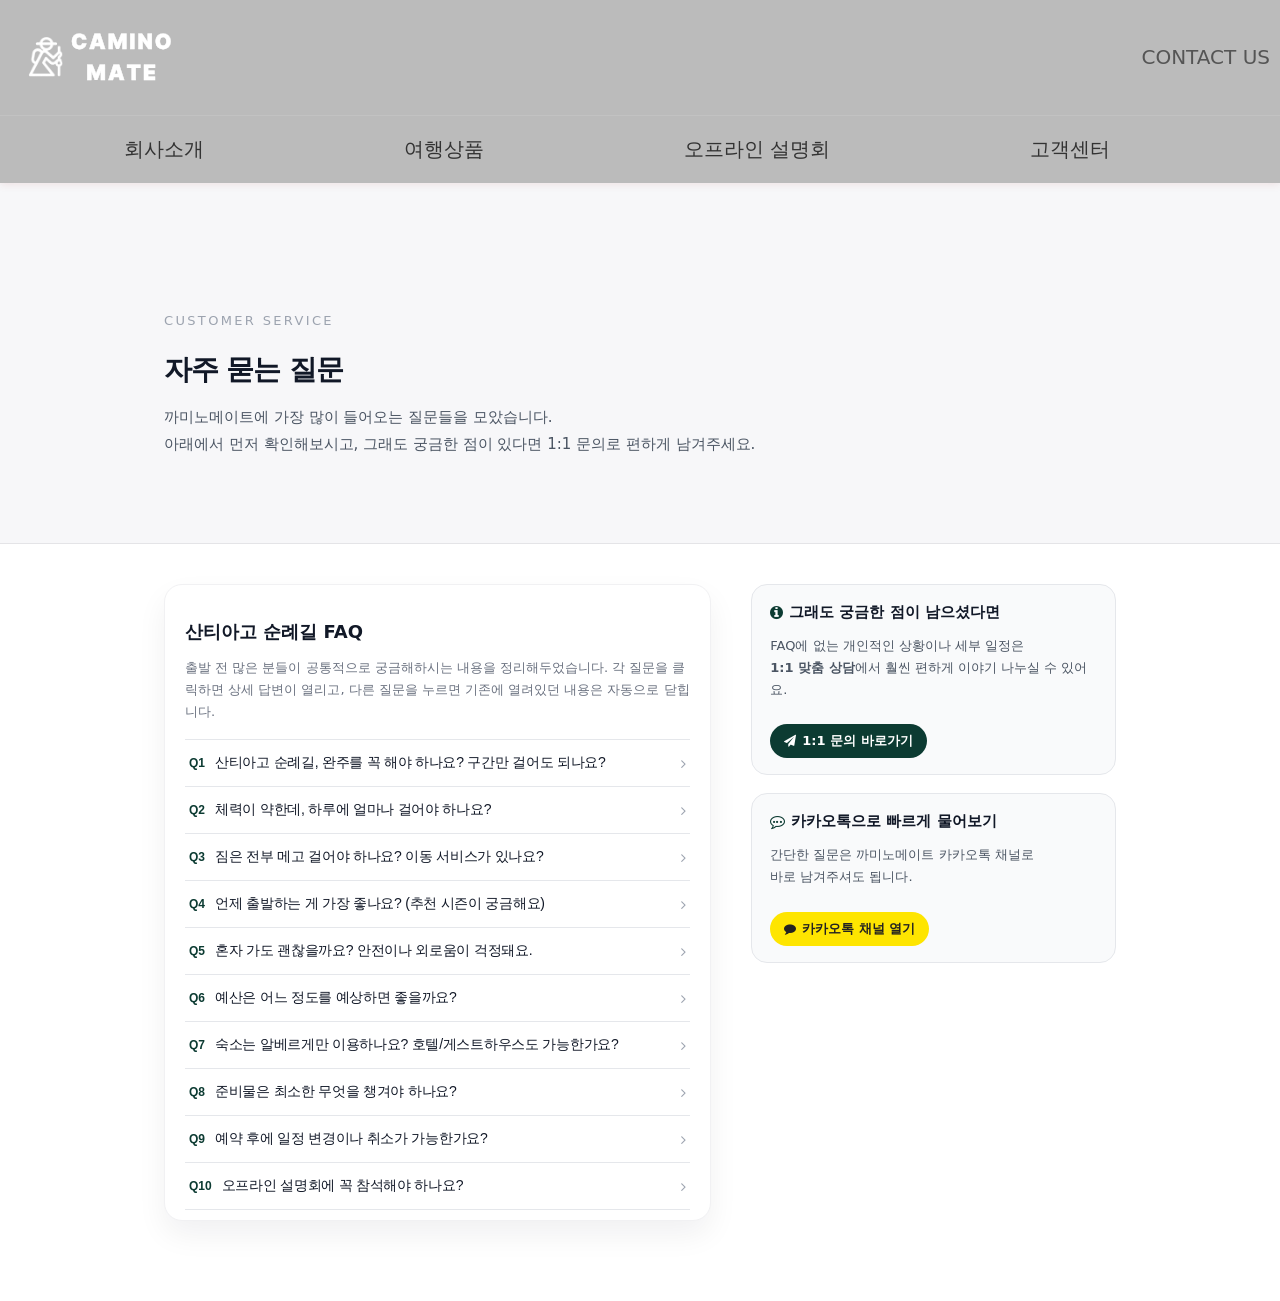
<file: faq.html>
<!DOCTYPE html>
<html lang="ko">
<head>
  <meta charset="UTF-8" />
  <title>자주 묻는 질문 | 까미노메이트</title>
  <meta name="viewport" content="width=device-width, initial-scale=1.0" />
  <meta name="description" content="산티아고 순례길 준비 과정에서 가장 많이 들어오는 질문들을 모았습니다. 코스 선택, 일정, 난이도, 짐 이동, 예산 등을 FAQ로 확인해보세요.">

  <!-- 공통 스타일 -->
  <link rel="stylesheet" href="style.css" />

  <!-- 아이콘 (선택사항, 안 쓰면 지워도 됨) -->
  <link rel="stylesheet"
        href="https://cdnjs.cloudflare.com/ajax/libs/font-awesome/4.7.0/css/font-awesome.min.css">

  <!-- 이 페이지 전용 스타일 -->
  <style>
    /* ===== HERO (상단 타이틀 영역) ===== */
    .faq-hero {
      padding: 130px 0 70px;
      background: #f7f7f9;
      border-bottom: 1px solid #e4e4e7;
    }
    .faq-hero-inner {
      max-width: 1000px;
      margin: 0 auto;
      padding: 0 24px;
    }
    .faq-hero-eyebrow {
      font-size: 13px;
      letter-spacing: 0.18em;
      text-transform: uppercase;
      color: #9ca3af;
      margin-bottom: 8px;
    }
    .faq-hero-title {
      font-size: 28px;
      margin-bottom: 10px;
      letter-spacing: -0.04em;
      color: #111827;
    }
    .faq-hero-sub {
      font-size: 15px;
      line-height: 1.8;
      color: #4b5563;
    }

    /* ===== 레이아웃 ===== */
    .faq-wrap {
      max-width: 1000px;
      margin: 0 auto;
      padding: 40px 24px 80px;
      display: grid;
      grid-template-columns: minmax(0, 3fr) minmax(0, 2fr);
      gap: 40px;
    }

    @media (max-width: 900px) {
      .faq-wrap {
        grid-template-columns: 1fr;
      }
    }

    @media (max-width: 640px) {
      .faq-hero {
        padding: 110px 0 50px;
      }
      .faq-hero-title {
        font-size: 22px;
      }
    }

    /* ===== FAQ 아코디언 영역 ===== */
    .faq-card {
      background: #ffffff;
      border-radius: 18px;
      padding: 20px 20px 10px;
      box-shadow: 0 14px 30px rgba(15, 23, 42, 0.06);
      border: 1px solid #f1f1f3;
    }

    .faq-intro-title {
      font-size: 18px;
      margin-bottom: 4px;
      font-weight: 600;
      color: #111827;
    }
    .faq-intro-desc {
      font-size: 13px;
      color: #6b7280;
      margin-bottom: 16px;
      line-height: 1.7;
    }

    .faq-list {
      border-top: 1px solid #e5e7eb;
    }

    .faq-item {
      border-bottom: 1px solid #e5e7eb;
    }

    .faq-question {
      width: 100%;
      padding: 14px 4px;
      background: none;
      border: none;
      outline: none;
      display: flex;
      align-items: flex-start;
      gap: 10px;
      cursor: pointer;
    }

    .faq-q-label {
      font-size: 12px;
      font-weight: 600;
      color: #0c3b32;
      margin-top: 2px;
      flex-shrink: 0;
    }

    .faq-q-text {
      flex: 1;
      text-align: left;
      font-size: 14px;
      color: #111827;
      font-weight: 500;
      letter-spacing: -0.02em;
    }

    .faq-icon {
      flex-shrink: 0;
      font-size: 14px;
      color: #9ca3af;
      margin-top: 2px;
      transition: transform 0.15s ease, color 0.15s ease;
    }

    .faq-item.active .faq-icon {
      transform: rotate(90deg);
      color: #0c3b32;
    }

    .faq-answer {
      display: none;
      padding: 0 4px 14px 34px; /* Q 라벨/텍스트와 정렬 맞추기 */
      font-size: 13px;
      line-height: 1.8;
      color: #4b5563;
    }

    .faq-item.active .faq-answer {
      display: block;
    }

    /* ===== 오른쪽 안내 박스 ===== */
    .faq-side {
      display: flex;
      flex-direction: column;
      gap: 18px;
      font-size: 14px;
      color: #4b5563;
    }
    .faq-side-card {
      background: #f9fafb;
      border-radius: 16px;
      padding: 18px 18px 16px;
      border: 1px solid #e5e7eb;
    }
    .faq-side-title {
      font-size: 15px;
      font-weight: 600;
      margin-bottom: 6px;
      color: #111827;
      display: flex;
      align-items: center;
      gap: 6px;
    }
    .faq-side-title i {
      color: #0c3b32;
    }
    .faq-side p,
    .faq-side ul {
      font-size: 13px;
      line-height: 1.7;
    }
    .faq-side ul {
      margin: 6px 0 0;
      padding-left: 16px;
    }
    .faq-link-btn {
      margin-top: 10px;
      display: inline-flex;
      align-items: center;
      gap: 6px;
      padding: 8px 14px;
      border-radius: 999px;
      font-size: 13px;
      text-decoration: none;
      background: #0c3b32;
      color: #ffffff;
      font-weight: 600;
    }
    .faq-link-btn i {
      font-size: 12px;
    }
  </style>
</head>

<body>
  <div id="wrap">
     <!-- HEADER (메인에서 쓰던 것 그대로 복붙) -->
  <header2 id="header2">
    <div class="h-top">
      <h1 class="logo">
        <a href="index.html">
          <img src="images/logo2.png" alt="까미노메이트 로고">
        </a>
      </h1>

      <div class="header2-right">
        <ul class="link-box">
          <li><a href="contact.html">CONTACT US</a></li>
        </ul>
        <button class="all-menu-btn" type="button">☰</button>
      </div>
    </div>
    
    <nav class="gnb">
      <ul class="gnb-list">
        <li class="gnb-item">
          <a href="#">회사소개</a>
          <ul class="sub-menu">
            <li><a href="about.html">여행사 소개</a></li>
            <li><a href="location.html">찾아오시는 길</a></li>
          </ul>
        </li>
        <li class="gnb-item">
          <a href="#">여행상품</a>
          <ul class="sub-menu">            
            <li><a href="custom.html">자유일정 플랜 메이트</a></li>
            <li><a href="france.html">프랑스길</a></li>
            <li><a href="camino-coming.html">북쪽길</a></li>  
            <li><a href="camino-coming.html">포르투갈길</a></li>
            <li><a href="camino-coming.html">은의길</a></li>
          </ul>
        </li>        
        <li class="gnb-item">
          <a href="#">오프라인 설명회</a>
          <ul class="sub-menu">
            <li><a href="offline-seminar.html">신청하기</a></li>
          </ul>
        </li>
        <li class="gnb-item">
          <a href="#">고객센터</a>
          <ul class="sub-menu">            
            <li><a href="contact.html">1:1 문의</a></li>
            <li><a href="faq.html">자주 묻는 질문</a></li>
          </ul>
        </li>
      </ul>
    </nav>
  </header2>

    <!-- ===== HERO ===== -->
    <section class="faq-hero">
      <div class="faq-hero-inner">
        <div class="faq-hero-eyebrow">CUSTOMER SERVICE</div>
        <h1 class="faq-hero-title">자주 묻는 질문</h1>
        <p class="faq-hero-sub">
          까미노메이트에 가장 많이 들어오는 질문들을 모았습니다.<br>
          아래에서 먼저 확인해보시고, 그래도 궁금한 점이 있다면 1:1 문의로 편하게 남겨주세요.
        </p>
      </div>
    </section>

    <!-- ===== 본문 영역 ===== -->
    <main class="faq-wrap">
      <!-- 왼쪽: FAQ 리스트 -->
      <section class="faq-card">
        <h2 class="faq-intro-title">산티아고 순례길 FAQ</h2>
        <p class="faq-intro-desc">
          출발 전 많은 분들이 공통적으로 궁금해하시는 내용을 정리해두었습니다.
          각 질문을 클릭하면 상세 답변이 열리고, 다른 질문을 누르면 기존에 열려있던 내용은 자동으로 닫힙니다.
        </p>

        <div class="faq-list">
          <!-- 1 -->
          <div class="faq-item">
            <button type="button" class="faq-question">
              <span class="faq-q-label">Q1</span>
              <span class="faq-q-text">산티아고 순례길, 완주를 꼭 해야 하나요? 구간만 걸어도 되나요?</span>
              <span class="faq-icon"><i class="fa fa-angle-right"></i></span>
            </button>
            <div class="faq-answer">
              산티아고 순례길은 <strong>완주가 필수는 아닙니다.</strong><br>
              가장 많이 선택하시는 방식은 자신의 일정과 체력에 맞춰
              <strong>7일·10일·2주 등 일부 구간만 걷는 형태</strong>입니다.<br><br>
              마지막 100km 이상만 걸어도 <strong>순례자 증서(콩포스텔라)</strong>를 받을 수 있기 때문에,
              초보자분들은 이 구간을 중심으로 설계하시는 경우가 많습니다.
            </div>
          </div>

          <!-- 2 -->
          <div class="faq-item">
            <button type="button" class="faq-question">
              <span class="faq-q-label">Q2</span>
              <span class="faq-q-text">체력이 약한데, 하루에 얼마나 걸어야 하나요?</span>
              <span class="faq-icon"><i class="fa fa-angle-right"></i></span>
            </button>
            <div class="faq-answer">
              일반적으로 순례자들은 <strong>하루 20km 내외</strong>를 걷지만,
              까미노메이트 맞춤 플랜에서는 <strong>하루 10~15km 정도의 ‘초보자 플랜’</strong>도 가능합니다.<br><br>
              무릎/허리 부담이 있는 분들은 쉬는 날을 섞거나,
              일부 구간은 차량·택시 이동으로 조정해드리고 있습니다.
            </div>
          </div>

          <!-- 3 -->
          <div class="faq-item">
            <button type="button" class="faq-question">
              <span class="faq-q-label">Q3</span>
              <span class="faq-q-text">짐은 전부 메고 걸어야 하나요? 이동 서비스가 있나요?</span>
              <span class="faq-icon"><i class="fa fa-angle-right"></i></span>
            </button>
            <div class="faq-answer">
              모든 짐을 직접 메고 걷는 전통적인 방식도 있지만,
              대부분의 구간에는 <strong>짐 이동 서비스(백팩/캐리어 데일리 이동)</strong>가 잘 되어 있습니다.<br><br>
              까미노메이트 일정에서는 고객님의 체력과 숙소 위치에 맞춰
              짐 이동 서비스 이용 여부를 함께 설계해드리고 있습니다.
            </div>
          </div>

          <!-- 4 -->
          <div class="faq-item">
            <button type="button" class="faq-question">
              <span class="faq-q-label">Q4</span>
              <span class="faq-q-text">언제 출발하는 게 가장 좋나요? (추천 시즌이 궁금해요)</span>
              <span class="faq-icon"><i class="fa fa-angle-right"></i></span>
            </button>
            <div class="faq-answer">
              한국 분들이 가장 많이 떠나시는 시기는<br>
              <strong>4~6월(봄), 9~10월(가을)</strong>입니다.<br><br>
              여름(7~8월)은 해가 길고 분위기가 좋지만 더위와 관광객이 많고,
              겨울(11~2월)은 일부 구간 눈·비·휴업이 있어
              코스 선택과 준비가 필요합니다.<br>
              시기별 장단점은 상담 시 함께 정리해 드립니다.
            </div>
          </div>

          <!-- 5 -->
          <div class="faq-item">
            <button type="button" class="faq-question">
              <span class="faq-q-label">Q5</span>
              <span class="faq-q-text">혼자 가도 괜찮을까요? 안전이나 외로움이 걱정돼요.</span>
              <span class="faq-icon"><i class="fa fa-angle-right"></i></span>
            </button>
            <div class="faq-answer">
              순례길은 <strong>혼자 떠나는 여행자들이 특히 많은 길</strong>입니다.<br>
              기본적인 안전 수칙만 지키시면 혼자 걷기에도 비교적 안정적인 편이며,
              길 위에서 자연스럽게 <strong>동행과 친구</strong>가 생기는 경우가 많습니다.<br><br>
              하지만 심리적인 부담이 크다면, 까미노메이트에서는
              <strong>비슷한 일정의 순례자들을 매칭해주는 동행 플랜</strong>도 함께 안내드리고 있습니다.
            </div>
          </div>

          <!-- 6 -->
          <div class="faq-item">
            <button type="button" class="faq-question">
              <span class="faq-q-label">Q6</span>
              <span class="faq-q-text">예산은 어느 정도를 예상하면 좋을까요?</span>
              <span class="faq-icon"><i class="fa fa-angle-right"></i></span>
            </button>
            <div class="faq-answer">
              예산은 <strong>기간, 숙소 수준, 동행 인원, 시즌</strong>에 따라 크게 달라집니다.<br>
              대략적으로는 유럽 왕복 항공을 제외하고
              <strong>1일 8~12만 원(식사·숙박·교통 기준)</strong> 수준을 많이 잡으십니다.<br><br>
              상담 시 희망 예산을 먼저 말씀해주시면,
              그 안에서 현실적인 일정과 루트를 함께 맞춰 드립니다.
            </div>
          </div>

          <!-- 7 -->
          <div class="faq-item">
            <button type="button" class="faq-question">
              <span class="faq-q-label">Q7</span>
              <span class="faq-q-text">숙소는 알베르게만 이용하나요? 호텔/게스트하우스도 가능한가요?</span>
              <span class="faq-icon"><i class="fa fa-angle-right"></i></span>
            </button>
            <div class="faq-answer">
              전통적인 순례자 숙소인 <strong>알베르게(다인실)</strong> 위주로 구성할 수도 있고,<br>
              <strong>게스트하우스·펜션·호텔</strong>을 섞어서 조금 더 편하게 설계할 수도 있습니다.<br><br>
              까미노메이트 맞춤 플랜에서는<br>
              <strong>“알베르게 중심 + 중간중간 호텔 휴식일”</strong>처럼
              체력과 취향에 따라 여러 조합으로 설계를 도와드립니다.
            </div>
          </div>

          <!-- 8 -->
          <div class="faq-item">
            <button type="button" class="faq-question">
              <span class="faq-q-label">Q8</span>
              <span class="faq-q-text">준비물은 최소한 무엇을 챙겨야 하나요?</span>
              <span class="faq-icon"><i class="fa fa-angle-right"></i></span>
            </button>
            <div class="faq-answer">
              필수 준비물은 크게 <strong>신발, 배낭, 상비약, 문서(여권/보험)</strong> 네 가지입니다.<br><br>
              특히 <strong>발에 맞는 트레킹화/운동화와 양말</strong>이 가장 중요하고,
              나머지는 현지에서도 충분히 구매가 가능합니다.<br>
              까미노메이트에서는 예약 확정 후 <strong>준비물 체크리스트</strong>를 별도 파일로 보내드리고 있습니다.
            </div>
          </div>

          <!-- 9 -->
          <div class="faq-item">
            <button type="button" class="faq-question">
              <span class="faq-q-label">Q9</span>
              <span class="faq-q-text">예약 후에 일정 변경이나 취소가 가능한가요?</span>
              <span class="faq-icon"><i class="fa fa-angle-right"></i></span>
            </button>
            <div class="faq-answer">
              항공권, 숙소, 짐 이동 서비스 등은 각각의 <strong>취소/변경 규정</strong>이 다릅니다.<br><br>
              까미노메이트에서는 예약 전, 계약서와 함께
              <strong>취소 수수료/변경 가능 시점</strong>을 상세히 안내해드리며,<br>
              갑작스러운 상황(질병, 가족일정 등)이 발생했을 때의 대처 방법도 함께 설명드립니다.
            </div>
          </div>

          <!-- 10 -->
          <div class="faq-item">
            <button type="button" class="faq-question">
              <span class="faq-q-label">Q10</span>
              <span class="faq-q-text">오프라인 설명회에 꼭 참석해야 하나요?</span>
              <span class="faq-icon"><i class="fa fa-angle-right"></i></span>
            </button>
            <div class="faq-answer">
              필수는 아니지만, <strong>처음 순례길을 준비하신다면 참석을 많이 권장</strong>드리고 있습니다.<br><br>
              설명회에서는 코스별 차이, 난이도, 실제 사진과 영상,
              예산/일정 설계 팁 등을 한 번에 들으실 수 있고,<br>
              이후 1:1 상담에서 훨씬 구체적인 이야기를 나누기 쉬워집니다.
            </div>
          </div>
        </div>
      </section>

      <!-- 오른쪽: 추가 안내/CTA -->
      <aside class="faq-side">
        <div class="faq-side-card">
          <div class="faq-side-title">
            <i class="fa fa-info-circle"></i>
            그래도 궁금한 점이 남으셨다면
          </div>
          <p>
            FAQ에 없는 개인적인 상황이나 세부 일정은<br>
            <strong>1:1 맞춤 상담</strong>에서 훨씬 편하게 이야기 나누실 수 있어요.
          </p>
          <a href="contact.html" class="faq-link-btn">
            <i class="fa fa-paper-plane"></i>
            1:1 문의 바로가기
          </a>
        </div>

        <div class="faq-side-card">
          <div class="faq-side-title">
            <i class="fa fa-commenting-o"></i>
            카카오톡으로 빠르게 물어보기
          </div>
          <p>
            간단한 질문은 까미노메이트 카카오톡 채널로<br>
            바로 남겨주셔도 됩니다.
          </p>
          <a href="https://open.kakao.com/o/s6RwAZ2h" target="_blank" class="faq-link-btn" style="background:#fee500;color:#222;">
            <i class="fa fa-comment"></i>
            카카오톡 채널 열기
          </a>
        </div>
      </aside>
    </main>
  </div>

  <!-- FAQ 아코디언 스크립트 (한 번에 하나만 열리게) -->
  <script>
    document.addEventListener('DOMContentLoaded', function () {
      const items = document.querySelectorAll('.faq-item');

      items.forEach(function (item) {
        const btn = item.querySelector('.faq-question');

        btn.addEventListener('click', function () {
          const isActive = item.classList.contains('active');

          // 먼저 모두 닫기
          items.forEach(function (other) {
            other.classList.remove('active');
          });

          // 방금 클릭한 항목만 토글
          if (!isActive) {
            item.classList.add('active');
          }
        });
      });
    });
  </script>
<script src="main.js"></script>
</body>
</html>
</file>
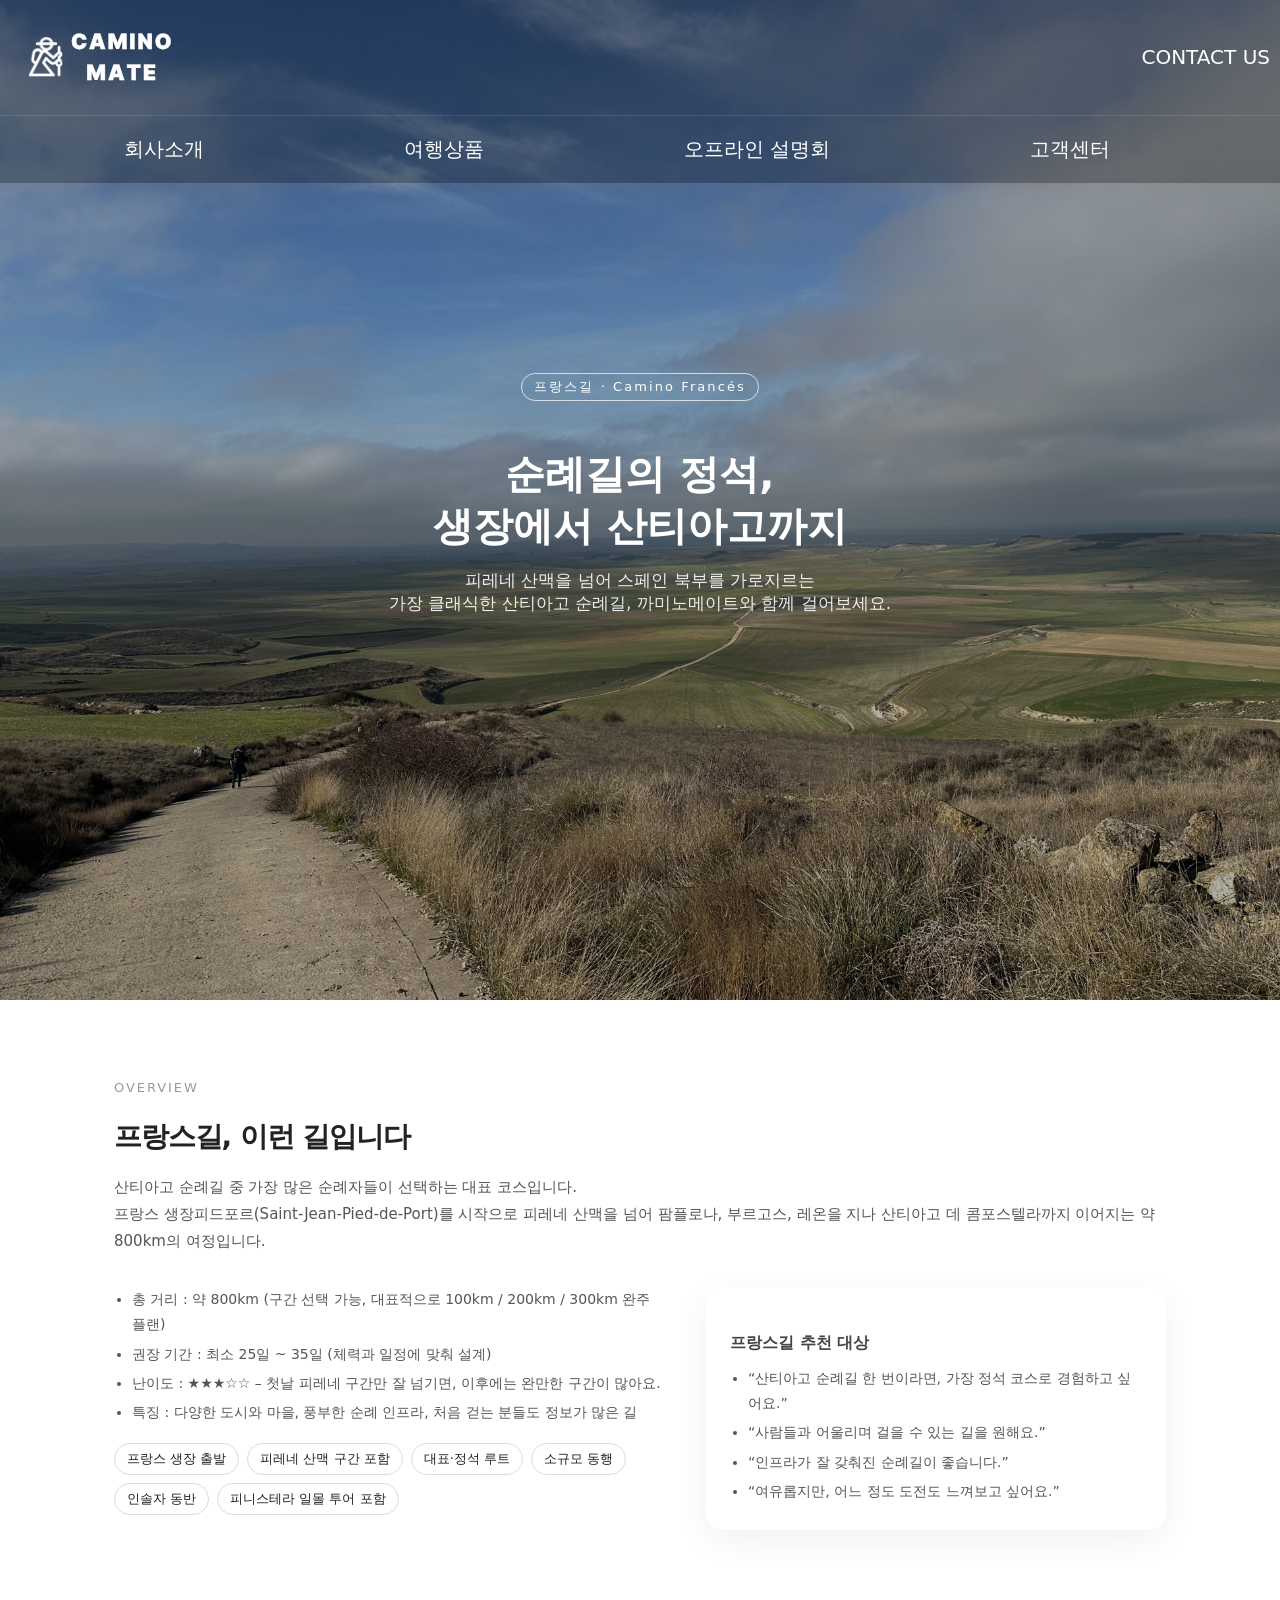
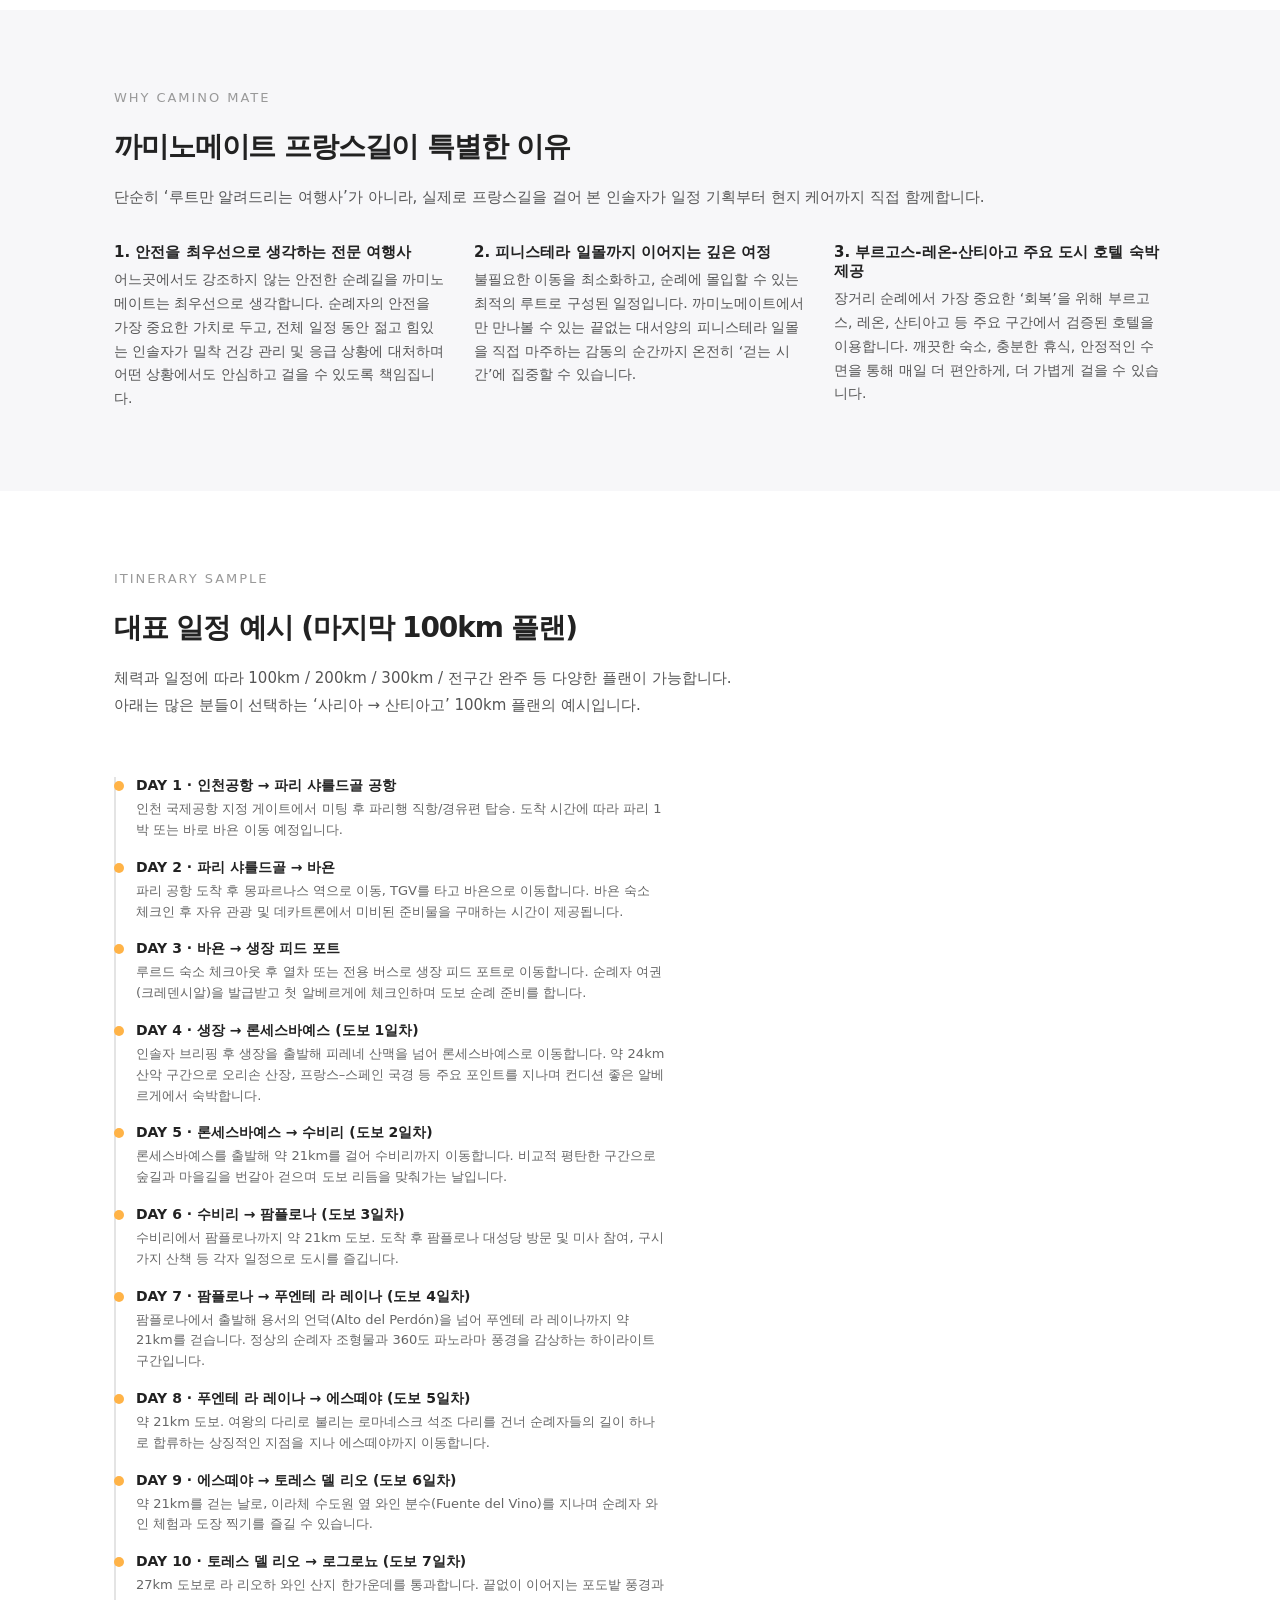
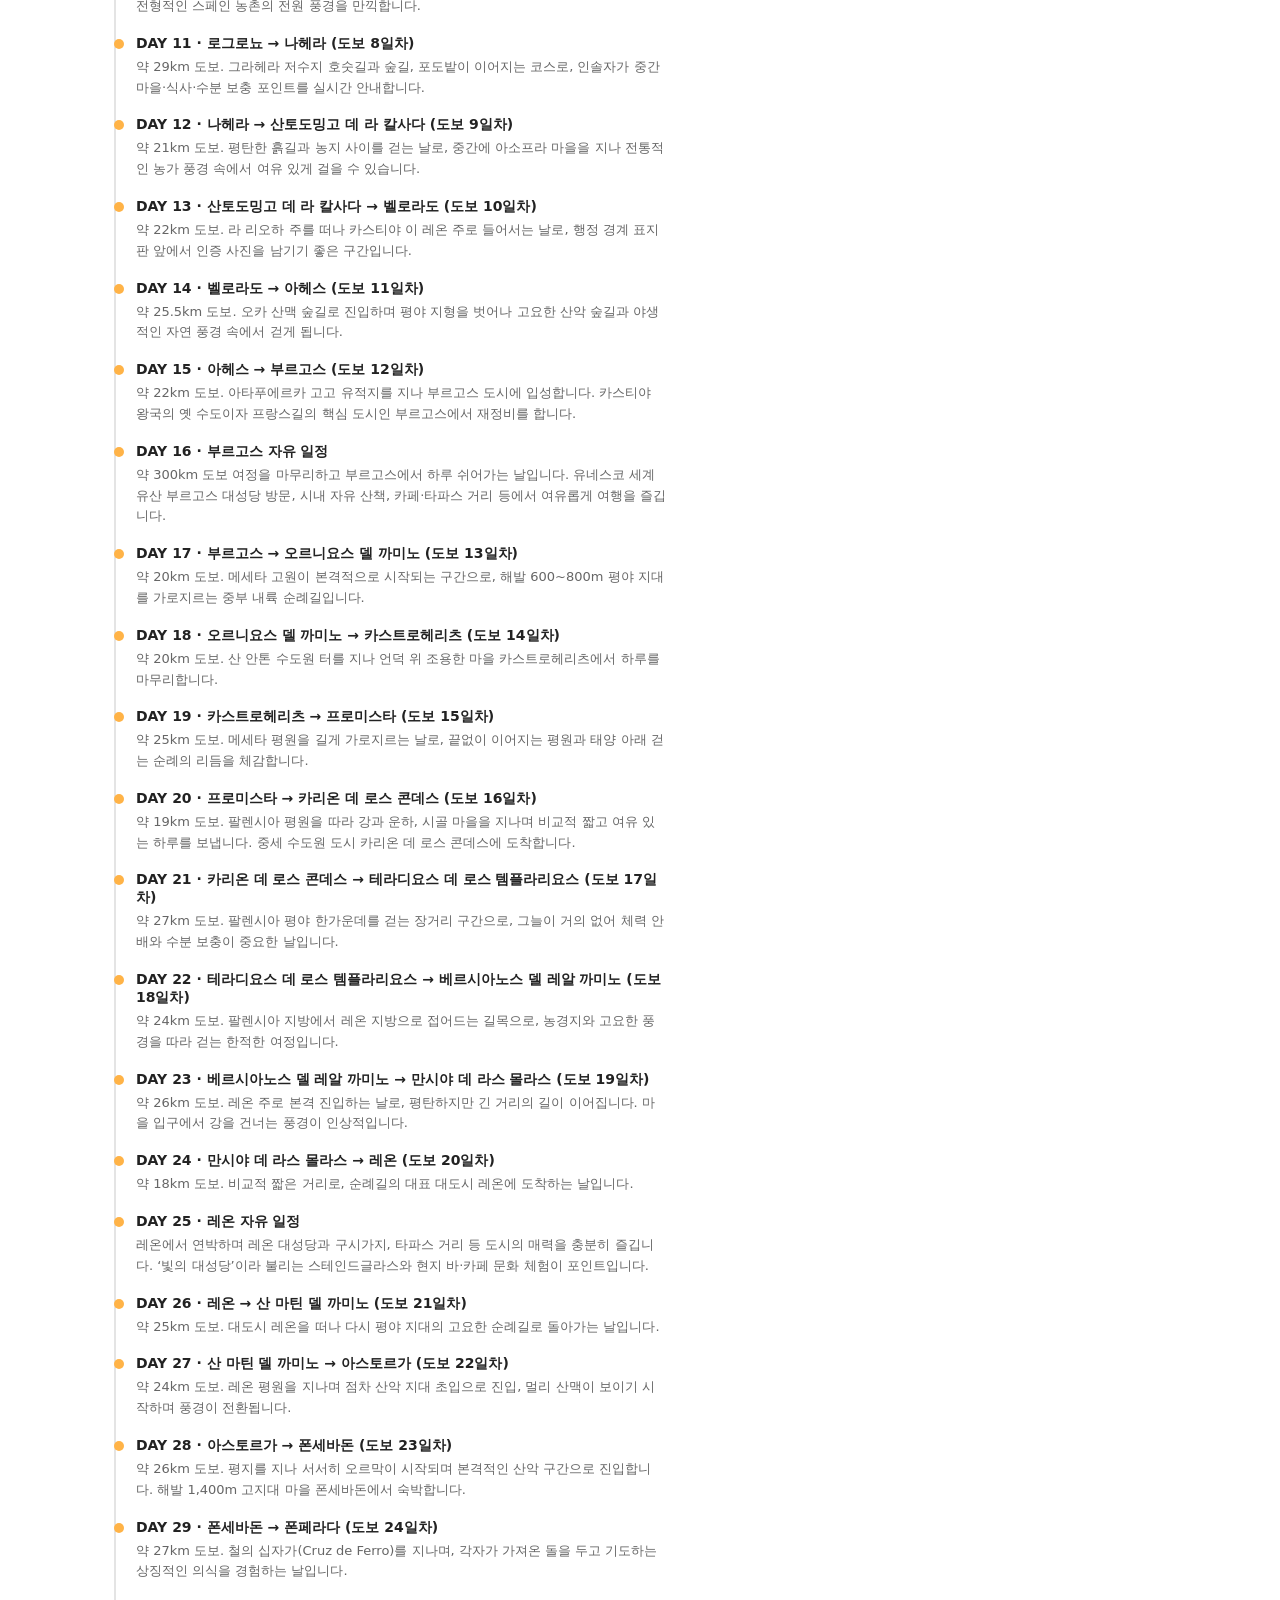
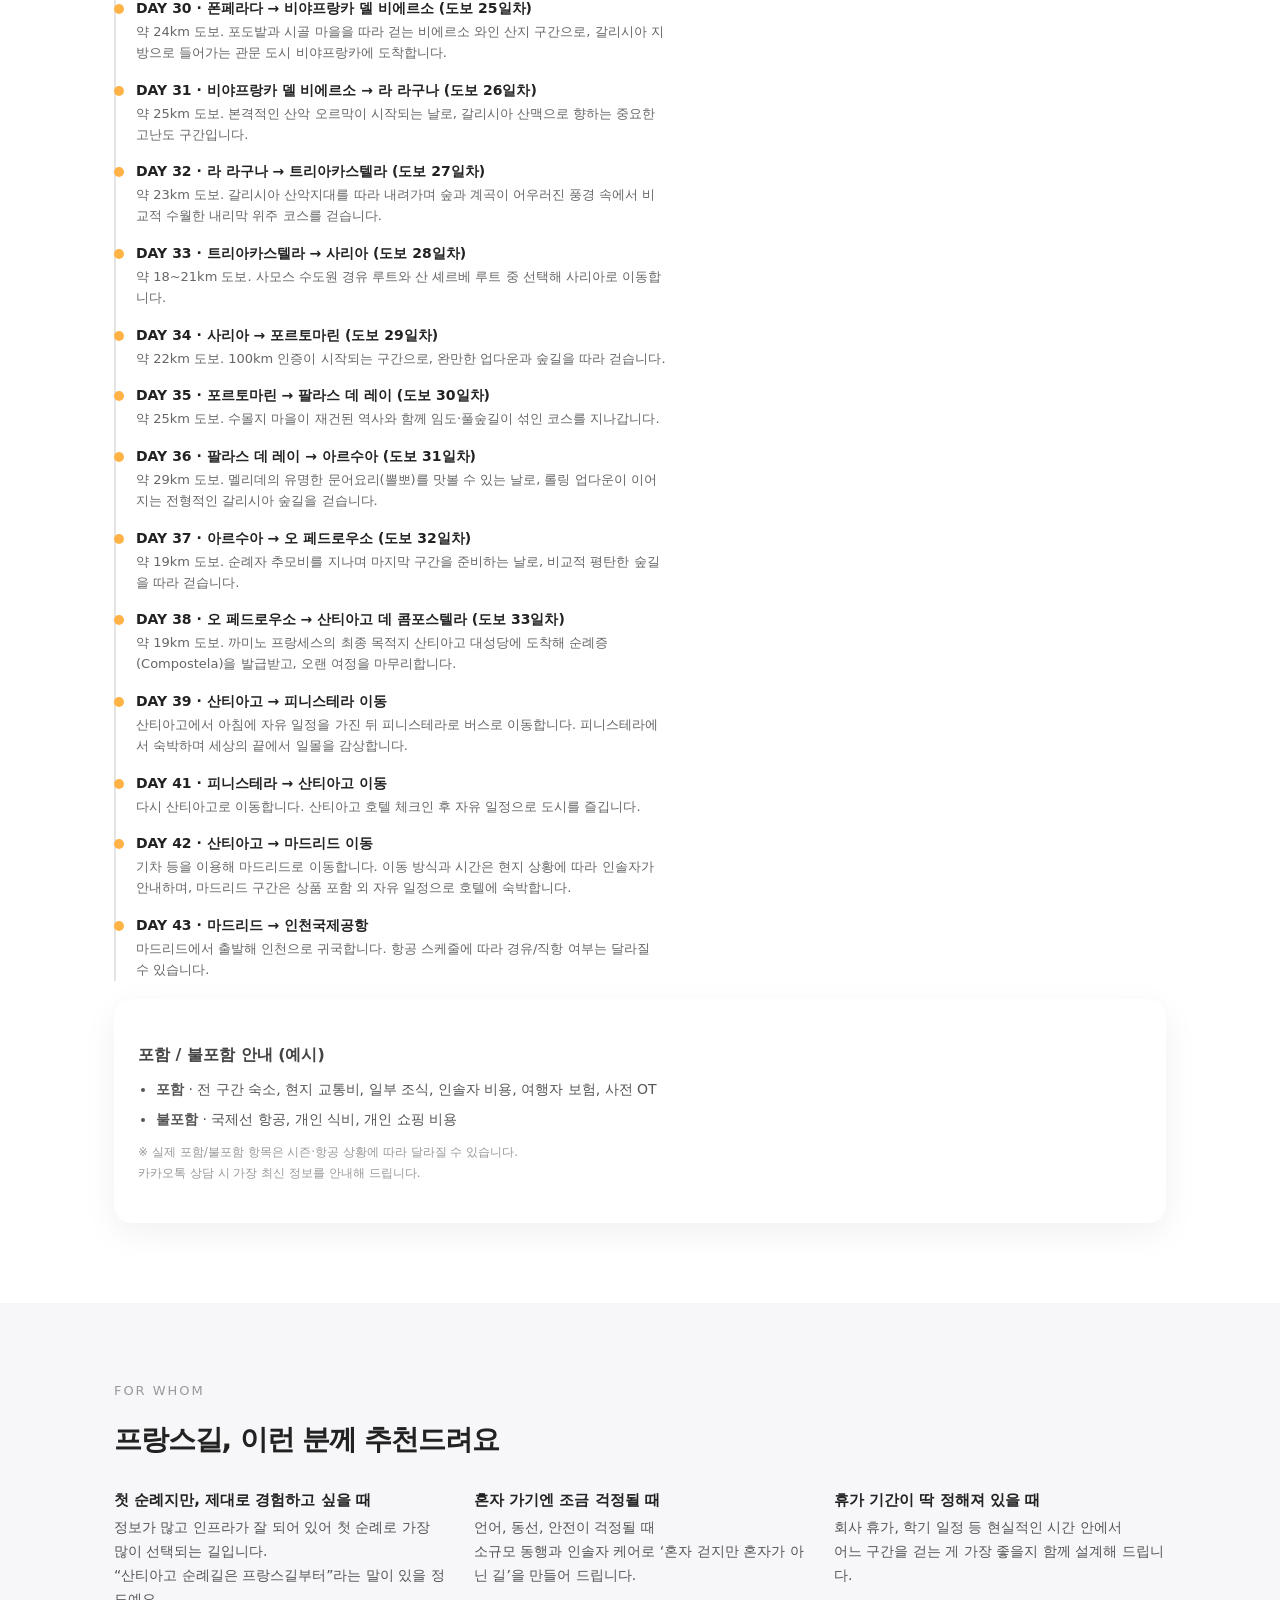
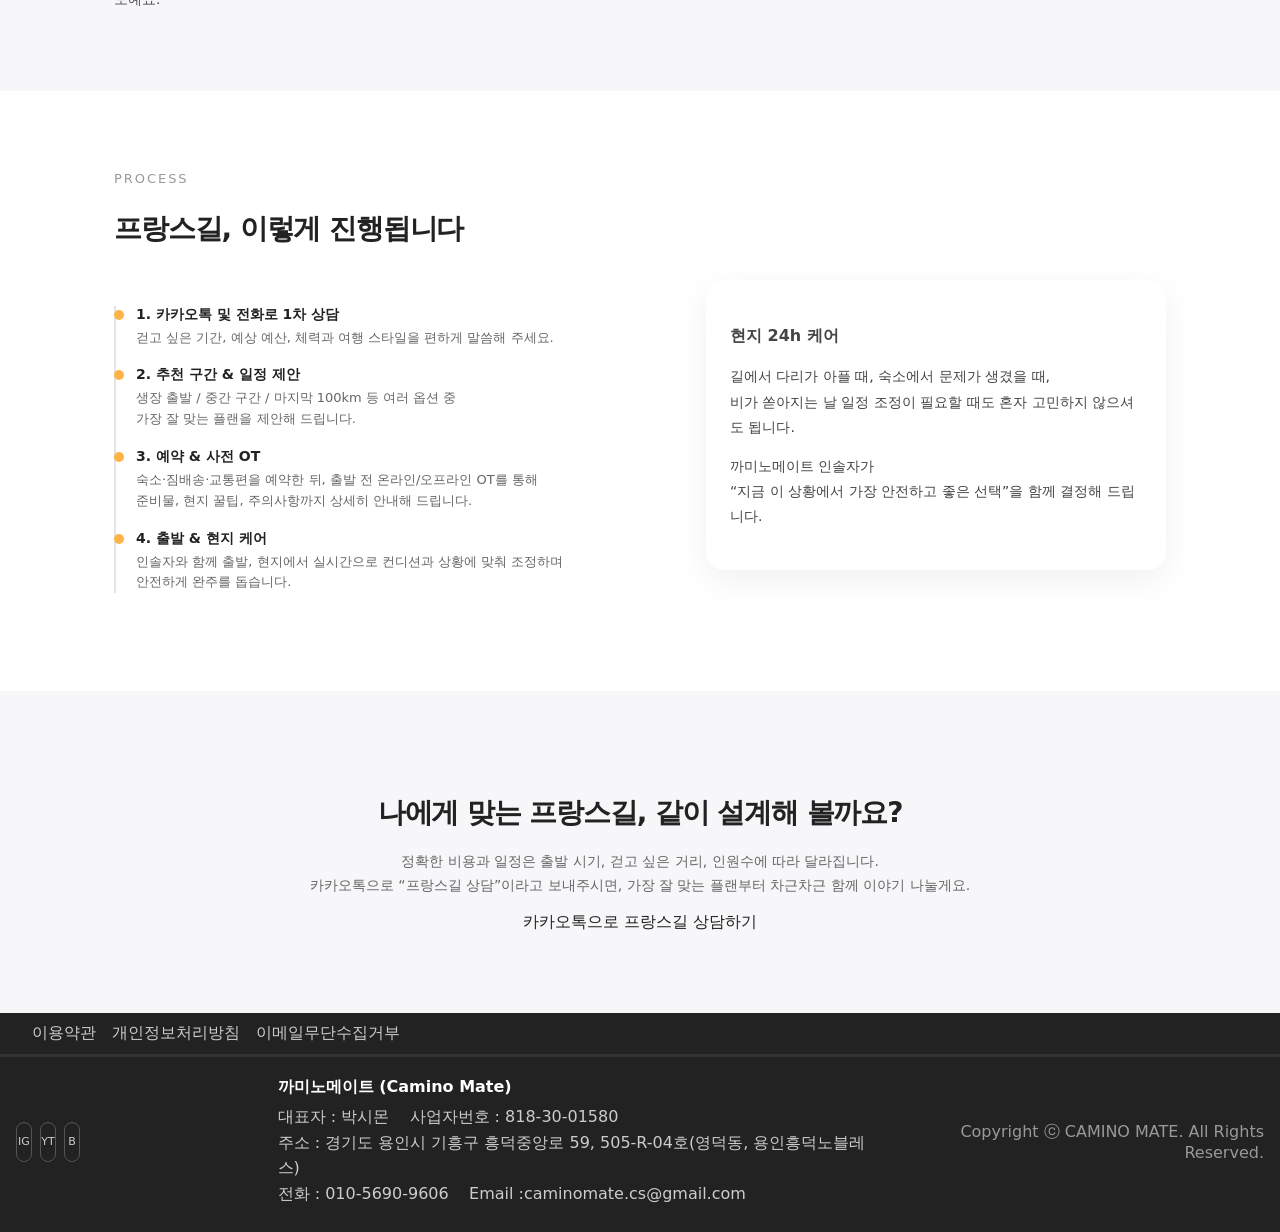
<file: france.html>
<!DOCTYPE html>
<html lang="ko">
<head>
  <meta charset="UTF-8" />
  <title>프랑스길 | 까미노메이트</title>
  <meta name="viewport" content="width=device-width, initial-scale=1.0" />
  <meta name="description" content="산티아고 순례길 프랑스길. 소규모 동행, 검증된 인솔자, 안전한 일정으로 걷는 까미노메이트 대표 코스. 생장피드포르에서 산티아고까지 나에게 맞춘 일정으로 함께 걸어요.">
  <meta property="og:title" content="까미노메이트 프랑스길" />
  <meta property="og:description" content="소규모 동행 · 검증된 가이드 · 안전한 일정의 산티아고 순례길 프랑스길. 까미노메이트와 함께 처음부터 끝까지 걷는 여정." />
  <meta property="og:image" content="images/og-france.jpg" />
  <meta property="og:type" content="website" />

  <!-- 공통 CSS (기존에 쓰고 있던 css 파일 연결) -->
  <link rel="stylesheet" href="style.css" />

  <!-- 프랑스길 전용 스타일 (기존 product css 아래쪽에 붙여도 됨) -->
  <style>
    .pd-hero {
      position: relative;
      width: 100%;
      min-height: 1000px;
      display: flex;
      align-items: center;
      justify-content: center;
      color: #ffffff;
      text-align: center;
      overflow: hidden;
    }

    .pd-hero::before {
      content: "";
      position: absolute;
      inset: 0;
      background: url("images/f-sub.jpg") center center / cover no-repeat;
      filter: brightness(0.7);
      transform: scale(1.02);
    }

    .pd-hero-inner {
      position: relative;
      z-index: 1;
      max-width: 1200px;
      padding: 120px 24px 100px;
    }

    .pd-hero-tag {
      display: inline-block;
      font-size: 13px;
      letter-spacing: 0.16em;
      padding: 4px 12px;
      border-radius: 999px;
      border: 1px solid rgba(255,255,255,0.7);
      margin-bottom: 14px;
    }

    .pd-hero-title {
      font-size: 40px;
      line-height: 1.3;
      font-weight: 700;
      margin-bottom: 16px;
    }

    .pd-hero-sub {
      font-size: 17px;
      opacity: 0.9;
      margin-bottom: 32px;
    }

    /* ===== 공통 섹션 레이아웃 ===== */
    .pd-section {
      padding: 80px 0;
    }
    .pd-section.gray {
      background: #f7f7f9;
    }
    .pd-section-inner {
      max-width: 1100px;
      margin: 0 auto;
      padding: 0 24px;
    }
    .pd-section-eyebrow {
      font-size: 13px;
      color: #999;
      letter-spacing: 0.15em;
      text-transform: uppercase;
      margin-bottom: 10px;
    }
    .pd-section-title {
      font-size: 28px;
      margin-bottom: 18px;
      letter-spacing: -0.04em;
    }
    .pd-section-desc {
      font-size: 15px;
      line-height: 1.8;
      color: #555;
    }

    /* 2단 레이아웃 */
    .pd-two-col {
      display: grid;
      grid-template-columns: minmax(0, 1.2fr) minmax(0, 1fr);
      gap: 40px;
      align-items: flex-start;
      margin-top: 32px;
    }

    /* 리스트 */
    .pd-badge-list {
      display: flex;
      flex-wrap: wrap;
      gap: 8px;
      margin-top: 18px;
    }
    .pd-badge {
      padding: 6px 12px;
      border-radius: 999px;
      border: 1px solid #ddd;
      font-size: 13px;
      background: #fff;
    }

    .pd-feature-list {
      margin: 0;
      padding-left: 18px;
      font-size: 14px;
      line-height: 1.8;
      color: #555;
    }
    .pd-feature-list li + li {
      margin-top: 4px;
    }

    /* 하이라이트 카드 */
    .pd-highlight-card {
      background: #fff;
      border-radius: 18px;
      padding: 26px 24px;
      box-shadow: 0 10px 35px rgba(0, 0, 0, 0.06);
      font-size: 14px;
      line-height: 1.8;
      color: #444;
    }
    .pd-highlight-card h3 {
      margin-bottom: 8px;
      font-size: 16px;
    }

    /* 아이콘형 그리드 (A-Z 케어 등) */
    .pd-grid {
      display: grid;
      grid-template-columns: repeat(3, minmax(0, 1fr));
      gap: 28px;
      margin-top: 32px;
    }
    .pd-grid-item-title {
      font-size: 15px;
      font-weight: 600;
      margin-bottom: 6px;
    }
    .pd-grid-item-text {
      font-size: 14px;
      color: #555;
      line-height: 1.7;
    }

    /* 타임라인 스타일 */
    .pd-timeline {
      margin-top: 26px;
      border-left: 2px solid #e4e4e4;
      padding-left: 20px;
    }
    .pd-timeline-step {
      position: relative;
      margin-bottom: 18px;
    }
    .pd-timeline-step::before {
      content: "";
      position: absolute;
      left: -22px;
      top: 4px;
      width: 10px;
      height: 10px;
      border-radius: 50%;
      background: #ffb347;
    }
    .pd-timeline-title {
      font-size: 14px;
      font-weight: 600;
      margin-bottom: 4px;
    }
    .pd-timeline-text {
      font-size: 13px;
      color: #666;
      line-height: 1.6;
    }

    /* CTA 섹션 */
    .pd-cta {
      text-align: center;
    }
    .pd-cta p {
      margin-top: 10px;
      font-size: 14px;
      color: #666;
      line-height: 1.7;
    }

    /* 반응형 */
    @media (max-width: 960px) {
      .pd-hero {
        padding: 110px 0 90px;
        text-align: left;
      }
      .pd-hero-title {
        font-size: 30px;
      }
      .pd-two-col {
        grid-template-columns: 1fr;
      }
      .pd-grid {
        grid-template-columns: 1fr 1fr;
      }
    }
    @media (max-width: 640px) {
      .pd-grid {
        grid-template-columns: 1fr;
      }
      .pd-section {
        padding: 60px 0;
      }
    }
  </style>
</head>

<body>
  <div id="wrap">
    <!-- ===== 공통 HEADER (기존 index.html에서 쓰는 헤더 그대로 복붙해서 사용) ===== -->
  <!-- HEADER -->
  <header id="header">
    <div class="h-top">
      <h1 class="logo">
        <a href="index.html">
          <img src="images/logo2.png" alt="까미노메이트 로고">
        </a>
      </h1>
      <div class="header-right">
        <ul class="link-box">
         <li><a href="contact.html">CONTACT US</a></li>
        </ul>
        <button class="all-menu-btn" type="button">☰</button>
      </div>
    </div>

    <nav class="gnb">
      <ul class="gnb-list">
        <li class="gnb-item">
          <a href="#">회사소개</a>
          <ul class="sub-menu">
            <li><a href="about.html">여행사 소개</a></li>
            <li><a href="location.html">찾아오시는 길</a></li>
          </ul>
        </li>
        <li class="gnb-item">
          <a href="#">여행상품</a>
          <ul class="sub-menu">            
            <li><a href="custom.html">자유일정 플랜 메이트</a></li>
            <li><a href="france.html">프랑스길</a></li>
            <li><a href="camino-coming.html">북쪽길</a></li>  
            <li><a href="camino-coming.html">포르투갈길</a></li>
            <li><a href="camino-coming.html">은의길</a></li>
          </ul>
        </li>        
        <li class="gnb-item">
          <a href="#">오프라인 설명회</a>
          <ul class="sub-menu">
            <li><a href="offline-seminar.html">신청하기</a></li>
          </ul>
        </li>
        <li class="gnb-item">
          <a href="#">고객센터</a>
          <ul class="sub-menu">
            <li><a href="contact.html">1:1 문의</a></li>
            <li><a href="faq.html">자주 묻는 질문</a></li>
          </ul>
        </li>
      </ul>
    </nav>
  </header>

    <main>
      <!-- ===== HERO : 프랑스길 ===== -->
      <section class="pd-hero pd-hero-france">
        <div class="pd-hero-inner">
          <div class="pd-hero-tag">프랑스길 · Camino Francés</div>
          <h1 class="pd-hero-title">
            순례길의 정석,<br>생장에서 산티아고까지
          </h1>
          <p class="pd-hero-sub">
            피레네 산맥을 넘어 스페인 북부를 가로지르는<br>
            가장 클래식한 산티아고 순례길, 까미노메이트와 함께 걸어보세요.
          </p>
        </div>
      </section>

      <!-- ===== SECTION 1 : 프랑스길 한눈에 보기 ===== -->
      <section class="pd-section">
        <div class="pd-section-inner">
          <div class="pd-section-eyebrow">OVERVIEW</div>
          <h2 class="pd-section-title">프랑스길, 이런 길입니다</h2>
          <p class="pd-section-desc">
            산티아고 순례길 중 가장 많은 순례자들이 선택하는 대표 코스입니다.<br>
            프랑스 생장피드포르(Saint-Jean-Pied-de-Port)를 시작으로 피레네 산맥을 넘어
            팜플로나, 부르고스, 레온을 지나 산티아고 데 콤포스텔라까지 이어지는 약 800km의 여정입니다.
          </p>

          <div class="pd-two-col">
            <div>
              <ul class="pd-feature-list">
                <li>총 거리 : 약 800km (구간 선택 가능, 대표적으로 100km / 200km / 300km 완주 플랜)</li>
                <li>권장 기간 : 최소 25일 ~ 35일 (체력과 일정에 맞춰 설계)</li>
                <li>난이도 : ★★★☆☆ – 첫날 피레네 구간만 잘 넘기면, 이후에는 완만한 구간이 많아요.</li>
                <li>특징 : 다양한 도시와 마을, 풍부한 순례 인프라, 처음 걷는 분들도 정보가 많은 길</li>
              </ul>

              <div class="pd-badge-list">
                <span class="pd-badge">프랑스 생장 출발</span>
                <span class="pd-badge">피레네 산맥 구간 포함</span>
                <span class="pd-badge">대표·정석 루트</span>
                <span class="pd-badge">소규모 동행</span>
                <span class="pd-badge">인솔자 동반</span>                
                <span class="pd-badge">피니스테라 일몰 투어 포함</span>
              </div>
            </div>

            <aside class="pd-highlight-card">
              <h3>프랑스길 추천 대상</h3>
              <ul class="pd-feature-list">
                <li>“산티아고 순례길 한 번이라면, 가장 정석 코스로 경험하고 싶어요.”</li>
                <li>“사람들과 어울리며 걸을 수 있는 길을 원해요.”</li>
                <li>“인프라가 잘 갖춰진 순례길이 좋습니다.”</li>
                <li>“여유롭지만, 어느 정도 도전도 느껴보고 싶어요.”</li>
              </ul>
            </aside>
          </div>
        </div>
      </section>

      <!-- ===== SECTION 2 : 까미노메이트 프랑스길이 다른 점 ===== -->
      <section class="pd-section gray">
        <div class="pd-section-inner">
          <div class="pd-section-eyebrow">WHY CAMINO MATE</div>
          <h2 class="pd-section-title">까미노메이트 프랑스길이 특별한 이유</h2>
          <p class="pd-section-desc">
            단순히 ‘루트만 알려드리는 여행사’가 아니라, 실제로 프랑스길을 걸어 본 인솔자가
            일정 기획부터 현지 케어까지 직접 함께합니다.
          </p>

          <div class="pd-grid">
            <div>
              <div class="pd-grid-item-title">1. 안전을 최우선으로 생각하는 전문 여행사</div>
              <div class="pd-grid-item-text">
                어느곳에서도 강조하지 않는 안전한 순례길을 까미노 메이트는 최우선으로 생각합니다.
                순례자의 안전을 가장 중요한 가치로 두고, 전체 일정 동안 젊고 힘있는 인솔자가 
                밀착 건강 관리 및 응급 상황에 대처하며 어떤 상황에서도 안심하고 걸을 수 있도록 책임집니다.
              </div>
            </div>

            <div>
              <div class="pd-grid-item-title">2. 피니스테라 일몰까지 이어지는 깊은 여정</div>
              <div class="pd-grid-item-text">
                불필요한 이동을 최소화하고, 순례에 몰입할 수 있는 최적의 루트로 구성된 일정입니다.
                까미노메이트에서만 만나볼 수 있는 끝없는 대서양의 피니스테라 일몰을 직접 마주하는 감동의 순간까지 온전히 ‘걷는 시간’에 집중할 수 있습니다.
              </div>
            </div>

            <div>
              <div class="pd-grid-item-title">3. 부르고스-레온-산티아고 주요 도시 호텔 숙박 제공 </div>
              <div class="pd-grid-item-text">
                장거리 순례에서 가장 중요한 ‘회복’을 위해 부르고스, 레온, 산티아고 등 주요 구간에서 검증된 호텔을 이용합니다.
                깨끗한 숙소, 충분한 휴식, 안정적인 수면을 통해 매일 더 편안하게, 더 가볍게 걸을 수 있습니다.
              </div>
            </div>            
          </div>
        </div>
      </section>

      <!-- ===== SECTION 3 : 일정 예시 / 구성 ===== -->
      <section class="pd-section">
        <div class="pd-section-inner">
          <div class="pd-section-eyebrow">ITINERARY SAMPLE</div>
          <h2 class="pd-section-title">대표 일정 예시 (마지막 100km 플랜)</h2>
          <p class="pd-section-desc">
            체력과 일정에 따라 100km / 200km / 300km / 전구간 완주 등 다양한 플랜이 가능합니다.<br>
            아래는 많은 분들이 선택하는 ‘사리아 → 산티아고’ 100km 플랜의 예시입니다.
          </p>

          <div class="pd-two-col">
  <div>
    <div class="pd-timeline">

      <!-- DAY 1 -->
      <div class="pd-timeline-step">
        <div class="pd-timeline-title">DAY 1 · 인천공항 → 파리 샤를드골 공항</div>
        <div class="pd-timeline-text">
          인천 국제공항 지정 게이트에서 미팅 후 파리행 직항/경유편 탑승. 
          도착 시간에 따라 파리 1박 또는 바로 바욘 이동 예정입니다.
        </div>
      </div>

      <!-- DAY 2 -->
      <div class="pd-timeline-step">
        <div class="pd-timeline-title">DAY 2 · 파리 샤를드골 → 바욘</div>
        <div class="pd-timeline-text">
          파리 공항 도착 후 몽파르나스 역으로 이동, TGV를 타고 바욘으로 이동합니다. 
          바욘 숙소 체크인 후 자유 관광 및 데카트론에서 미비된 준비물을 구매하는 시간이 제공됩니다.
        </div>
      </div>
      
      <!-- DAY 4 -->
      <div class="pd-timeline-step">
        <div class="pd-timeline-title">DAY 3 · 바욘 → 생장 피드 포트</div>
        <div class="pd-timeline-text">
          루르드 숙소 체크아웃 후 열차 또는 전용 버스로 생장 피드 포트로 이동합니다. 
          순례자 여권(크레덴시알)을 발급받고 첫 알베르게에 체크인하며 도보 순례 준비를 합니다.
        </div>
      </div>

      <!-- DAY 5 -->
      <div class="pd-timeline-step">
        <div class="pd-timeline-title">DAY 4 · 생장 → 론세스바예스 (도보 1일차)</div>
        <div class="pd-timeline-text">
          인솔자 브리핑 후 생장을 출발해 피레네 산맥을 넘어 론세스바예스로 이동합니다. 
          약 24km 산악 구간으로 오리손 산장, 프랑스–스페인 국경 등 주요 포인트를 지나며 
          컨디션 좋은 알베르게에서 숙박합니다.
        </div>
      </div>

      <!-- DAY 6 -->
      <div class="pd-timeline-step">
        <div class="pd-timeline-title">DAY 5 · 론세스바예스 → 수비리 (도보 2일차)</div>
        <div class="pd-timeline-text">
          론세스바예스를 출발해 약 21km를 걸어 수비리까지 이동합니다. 
          비교적 평탄한 구간으로 숲길과 마을길을 번갈아 걷으며 도보 리듬을 맞춰가는 날입니다.
        </div>
      </div>

      <!-- DAY 7 -->
      <div class="pd-timeline-step">
        <div class="pd-timeline-title">DAY 6 · 수비리 → 팜플로나 (도보 3일차)</div>
        <div class="pd-timeline-text">
          수비리에서 팜플로나까지 약 21km 도보. 
          도착 후 팜플로나 대성당 방문 및 미사 참여, 구시가지 산책 등 각자 일정으로 도시를 즐깁니다.
        </div>
      </div>

      <!-- DAY 8 -->
      <div class="pd-timeline-step">
        <div class="pd-timeline-title">DAY 7 · 팜플로나 → 푸엔테 라 레이나 (도보 4일차)</div>
        <div class="pd-timeline-text">
          팜플로나에서 출발해 용서의 언덕(Alto del Perdón)을 넘어 푸엔테 라 레이나까지 약 21km를 걷습니다. 
          정상의 순례자 조형물과 360도 파노라마 풍경을 감상하는 하이라이트 구간입니다.
        </div>
      </div>

      <!-- DAY 9 -->
      <div class="pd-timeline-step">
        <div class="pd-timeline-title">DAY 8 · 푸엔테 라 레이나 → 에스떼야 (도보 5일차)</div>
        <div class="pd-timeline-text">
          약 21km 도보. 여왕의 다리로 불리는 로마네스크 석조 다리를 건너 순례자들의 길이 하나로 합류하는 
          상징적인 지점을 지나 에스떼야까지 이동합니다.
        </div>
      </div>

      <!-- DAY 10 -->
      <div class="pd-timeline-step">
        <div class="pd-timeline-title">DAY 9 · 에스떼야 → 토레스 델 리오 (도보 6일차)</div>
        <div class="pd-timeline-text">
          약 21km를 걷는 날로, 이라체 수도원 옆 와인 분수(Fuente del Vino)를 지나며 
          순례자 와인 체험과 도장 찍기를 즐길 수 있습니다.
        </div>
      </div>

      <!-- DAY 11 -->
      <div class="pd-timeline-step">
        <div class="pd-timeline-title">DAY 10 · 토레스 델 리오 → 로그로뇨 (도보 7일차)</div>
        <div class="pd-timeline-text">
          27km 도보로 라 리오하 와인 산지 한가운데를 통과합니다. 
          끝없이 이어지는 포도밭 풍경과 전형적인 스페인 농촌의 전원 풍경을 만끽합니다.
        </div>
      </div>

      <!-- DAY 12 -->
      <div class="pd-timeline-step">
        <div class="pd-timeline-title">DAY 11 · 로그로뇨 → 나헤라 (도보 8일차)</div>
        <div class="pd-timeline-text">
          약 29km 도보. 그라헤라 저수지 호숫길과 숲길, 포도밭이 이어지는 코스로, 
          인솔자가 중간 마을·식사·수분 보충 포인트를 실시간 안내합니다.
        </div>
      </div>

      <!-- DAY 13 -->
      <div class="pd-timeline-step">
        <div class="pd-timeline-title">DAY 12 · 나헤라 → 산토도밍고 데 라 칼사다 (도보 9일차)</div>
        <div class="pd-timeline-text">
          약 21km 도보. 평탄한 흙길과 농지 사이를 걷는 날로, 
          중간에 아소프라 마을을 지나 전통적인 농가 풍경 속에서 여유 있게 걸을 수 있습니다.
        </div>
      </div>

      <!-- DAY 14 -->
      <div class="pd-timeline-step">
        <div class="pd-timeline-title">DAY 13 · 산토도밍고 데 라 칼사다 → 벨로라도 (도보 10일차)</div>
        <div class="pd-timeline-text">
          약 22km 도보. 라 리오하 주를 떠나 카스티야 이 레온 주로 들어서는 날로, 
          행정 경계 표지판 앞에서 인증 사진을 남기기 좋은 구간입니다.
        </div>
      </div>

      <!-- DAY 15 -->
      <div class="pd-timeline-step">
        <div class="pd-timeline-title">DAY 14 · 벨로라도 → 아헤스 (도보 11일차)</div>
        <div class="pd-timeline-text">
          약 25.5km 도보. 오카 산맥 숲길로 진입하며 평야 지형을 벗어나 
          고요한 산악 숲길과 야생적인 자연 풍경 속에서 걷게 됩니다.
        </div>
      </div>

      <!-- DAY 16 -->
      <div class="pd-timeline-step">
        <div class="pd-timeline-title">DAY 15 · 아헤스 → 부르고스 (도보 12일차)</div>
        <div class="pd-timeline-text">
          약 22km 도보. 아타푸에르카 고고 유적지를 지나 부르고스 도시에 입성합니다. 
          카스티야 왕국의 옛 수도이자 프랑스길의 핵심 도시인 부르고스에서 재정비를 합니다.
        </div>
      </div>

      <!-- DAY 17 -->
      <div class="pd-timeline-step">
        <div class="pd-timeline-title">DAY 16 · 부르고스 자유 일정</div>
        <div class="pd-timeline-text">
          약 300km 도보 여정을 마무리하고 부르고스에서 하루 쉬어가는 날입니다. 
          유네스코 세계유산 부르고스 대성당 방문, 시내 자유 산책, 카페·타파스 거리 등에서 
          여유롭게 여행을 즐깁니다.
        </div>
      </div>

      <!-- DAY 18 -->
      <div class="pd-timeline-step">
        <div class="pd-timeline-title">DAY 17 · 부르고스 → 오르니요스 델 까미노 (도보 13일차)</div>
        <div class="pd-timeline-text">
          약 20km 도보. 메세타 고원이 본격적으로 시작되는 구간으로, 
          해발 600~800m 평야 지대를 가로지르는 중부 내륙 순례길입니다.
        </div>
      </div>

      <!-- DAY 19 -->
      <div class="pd-timeline-step">
        <div class="pd-timeline-title">DAY 18 · 오르니요스 델 까미노 → 카스트로헤리츠 (도보 14일차)</div>
        <div class="pd-timeline-text">
          약 20km 도보. 산 안톤 수도원 터를 지나 언덕 위 조용한 마을 카스트로헤리츠에서 하루를 마무리합니다.
        </div>
      </div>

      <!-- DAY 20 -->
      <div class="pd-timeline-step">
        <div class="pd-timeline-title">DAY 19 · 카스트로헤리츠 → 프로미스타 (도보 15일차)</div>
        <div class="pd-timeline-text">
          약 25km 도보. 메세타 평원을 길게 가로지르는 날로, 
          끝없이 이어지는 평원과 태양 아래 걷는 순례의 리듬을 체감합니다.
        </div>
      </div>

      <!-- DAY 21 -->
      <div class="pd-timeline-step">
        <div class="pd-timeline-title">DAY 20 · 프로미스타 → 카리온 데 로스 콘데스 (도보 16일차)</div>
        <div class="pd-timeline-text">
          약 19km 도보. 팔렌시아 평원을 따라 강과 운하, 시골 마을을 지나며 비교적 짧고 여유 있는 하루를 보냅니다. 
          중세 수도원 도시 카리온 데 로스 콘데스에 도착합니다.
        </div>
      </div>

      <!-- DAY 22 -->
      <div class="pd-timeline-step">
        <div class="pd-timeline-title">DAY 21 · 카리온 데 로스 콘데스 → 테라디요스 데 로스 템플라리요스 (도보 17일차)</div>
        <div class="pd-timeline-text">
          약 27km 도보. 팔렌시아 평야 한가운데를 걷는 장거리 구간으로, 
          그늘이 거의 없어 체력 안배와 수분 보충이 중요한 날입니다.
        </div>
      </div>

      <!-- DAY 23 -->
      <div class="pd-timeline-step">
        <div class="pd-timeline-title">DAY 22 · 테라디요스 데 로스 템플라리요스 → 베르시아노스 델 레알 까미노 (도보 18일차)</div>
        <div class="pd-timeline-text">
          약 24km 도보. 팔렌시아 지방에서 레온 지방으로 접어드는 길목으로, 
          농경지와 고요한 풍경을 따라 걷는 한적한 여정입니다.
        </div>
      </div>

      <!-- DAY 24 -->
      <div class="pd-timeline-step">
        <div class="pd-timeline-title">DAY 23 · 베르시아노스 델 레알 까미노 → 만시야 데 라스 몰라스 (도보 19일차)</div>
        <div class="pd-timeline-text">
          약 26km 도보. 레온 주로 본격 진입하는 날로, 평탄하지만 긴 거리의 길이 이어집니다. 
          마을 입구에서 강을 건너는 풍경이 인상적입니다.
        </div>
      </div>

      <!-- DAY 25 -->
      <div class="pd-timeline-step">
        <div class="pd-timeline-title">DAY 24 · 만시야 데 라스 몰라스 → 레온 (도보 20일차)</div>
        <div class="pd-timeline-text">
          약 18km 도보. 비교적 짧은 거리로, 순례길의 대표 대도시 레온에 도착하는 날입니다.
        </div>
      </div>

      <!-- DAY 26 -->
      <div class="pd-timeline-step">
        <div class="pd-timeline-title">DAY 25 · 레온 자유 일정</div>
        <div class="pd-timeline-text">
          레온에서 연박하며 레온 대성당과 구시가지, 타파스 거리 등 
          도시의 매력을 충분히 즐깁니다. ‘빛의 대성당’이라 불리는 스테인드글라스와 
          현지 바·카페 문화 체험이 포인트입니다.
        </div>
      </div>

      <!-- DAY 27 -->
      <div class="pd-timeline-step">
        <div class="pd-timeline-title">DAY 26 · 레온 → 산 마틴 델 까미노 (도보 21일차)</div>
        <div class="pd-timeline-text">
          약 25km 도보. 대도시 레온을 떠나 다시 평야 지대의 고요한 순례길로 돌아가는 날입니다.
        </div>
      </div>

      <!-- DAY 28 -->
      <div class="pd-timeline-step">
        <div class="pd-timeline-title">DAY 27 · 산 마틴 델 까미노 → 아스토르가 (도보 22일차)</div>
        <div class="pd-timeline-text">
          약 24km 도보. 레온 평원을 지나며 점차 산악 지대 초입으로 진입, 
          멀리 산맥이 보이기 시작하며 풍경이 전환됩니다.
        </div>
      </div>

      <!-- DAY 29 -->
      <div class="pd-timeline-step">
        <div class="pd-timeline-title">DAY 28 · 아스토르가 → 폰세바돈 (도보 23일차)</div>
        <div class="pd-timeline-text">
          약 26km 도보. 평지를 지나 서서히 오르막이 시작되며 본격적인 산악 구간으로 진입합니다. 
          해발 1,400m 고지대 마을 폰세바돈에서 숙박합니다.
        </div>
      </div>

      <!-- DAY 30 -->
      <div class="pd-timeline-step">
        <div class="pd-timeline-title">DAY 29 · 폰세바돈 → 폰페라다 (도보 24일차)</div>
        <div class="pd-timeline-text">
          약 27km 도보. 철의 십자가(Cruz de Ferro)를 지나며, 
          각자가 가져온 돌을 두고 기도하는 상징적인 의식을 경험하는 날입니다.
        </div>
      </div>

      <!-- DAY 31 -->
      <div class="pd-timeline-step">
        <div class="pd-timeline-title">DAY 30 · 폰페라다 → 비야프랑카 델 비에르소 (도보 25일차)</div>
        <div class="pd-timeline-text">
          약 24km 도보. 포도밭과 시골 마을을 따라 걷는 비에르소 와인 산지 구간으로, 
          갈리시아 지방으로 들어가는 관문 도시 비야프랑카에 도착합니다.
        </div>
      </div>

      <!-- DAY 32 -->
      <div class="pd-timeline-step">
        <div class="pd-timeline-title">DAY 31 · 비야프랑카 델 비에르소 → 라 라구나 (도보 26일차)</div>
        <div class="pd-timeline-text">
          약 25km 도보. 본격적인 산악 오르막이 시작되는 날로, 
          갈리시아 산맥으로 향하는 중요한 고난도 구간입니다.
        </div>
      </div>

      <!-- DAY 33 -->
      <div class="pd-timeline-step">
        <div class="pd-timeline-title">DAY 32 · 라 라구나 → 트리아카스텔라 (도보 27일차)</div>
        <div class="pd-timeline-text">
          약 23km 도보. 갈리시아 산악지대를 따라 내려가며 숲과 계곡이 어우러진 풍경 속에서 
          비교적 수월한 내리막 위주 코스를 걷습니다.
        </div>
      </div>

      <!-- DAY 34 -->
      <div class="pd-timeline-step">
        <div class="pd-timeline-title">DAY 33 · 트리아카스텔라 → 사리아 (도보 28일차)</div>
        <div class="pd-timeline-text">
          약 18~21km 도보. 사모스 수도원 경유 루트와 산 셰르베 루트 중 선택해 사리아로 이동합니다.
        </div>
      </div>

      <!-- DAY 35 -->
      <div class="pd-timeline-step">
        <div class="pd-timeline-title">DAY 34 · 사리아 → 포르토마린 (도보 29일차)</div>
        <div class="pd-timeline-text">
          약 22km 도보. 100km 인증이 시작되는 구간으로, 완만한 업다운과 숲길을 따라 걷습니다.
        </div>
      </div>

      <!-- DAY 36 -->
      <div class="pd-timeline-step">
        <div class="pd-timeline-title">DAY 35 · 포르토마린 → 팔라스 데 레이 (도보 30일차)</div>
        <div class="pd-timeline-text">
          약 25km 도보. 수몰지 마을이 재건된 역사와 함께 임도·풀숲길이 섞인 코스를 지나갑니다.
        </div>
      </div>

      <!-- DAY 37 -->
      <div class="pd-timeline-step">
        <div class="pd-timeline-title">DAY 36 · 팔라스 데 레이 → 아르수아 (도보 31일차)</div>
        <div class="pd-timeline-text">
          약 29km 도보. 멜리데의 유명한 문어요리(뽈뽀)를 맛볼 수 있는 날로, 
          롤링 업다운이 이어지는 전형적인 갈리시아 숲길을 걷습니다.
        </div>
      </div>

      <!-- DAY 38 -->
      <div class="pd-timeline-step">
        <div class="pd-timeline-title">DAY 37 · 아르수아 → 오 페드로우소 (도보 32일차)</div>
        <div class="pd-timeline-text">
          약 19km 도보. 순례자 추모비를 지나며 마지막 구간을 준비하는 날로, 
          비교적 평탄한 숲길을 따라 걷습니다.
        </div>
      </div>

      <!-- DAY 39 -->
      <div class="pd-timeline-step">
        <div class="pd-timeline-title">DAY 38 · 오 페드로우소 → 산티아고 데 콤포스텔라 (도보 33일차)</div>
        <div class="pd-timeline-text">
          약 19km 도보. 까미노 프랑세스의 최종 목적지 산티아고 대성당에 도착해 
          순례증(Compostela)을 발급받고, 오랜 여정을 마무리합니다.
        </div>
      </div>

      <!-- DAY 40 -->
      <div class="pd-timeline-step">
        <div class="pd-timeline-title">DAY 39 · 산티아고 → 피니스테라 이동</div>
        <div class="pd-timeline-text">
          산티아고에서 아침에 자유 일정을 가진 뒤 피니스테라로 버스로 이동합니다. 
          피니스테라에서 숙박하며 세상의 끝에서 일몰을 감상합니다.
        </div>
      </div>

      <!-- DAY 41 -->
      <div class="pd-timeline-step">
        <div class="pd-timeline-title">DAY 41 · 피니스테라 → 산티아고 이동</div>
        <div class="pd-timeline-text">
          다시 산티아고로 이동합니다. 산티아고 호텔 체크인 후 자유 일정으로 도시를 즐깁니다.
        </div>
      </div>

      <!-- DAY 42 -->
      <div class="pd-timeline-step">
        <div class="pd-timeline-title">DAY 42 · 산티아고 → 마드리드 이동</div>
        <div class="pd-timeline-text">
          기차 등을 이용해 마드리드로 이동합니다. 이동 방식과 시간은 현지 상황에 따라 인솔자가 안내하며,
          마드리드 구간은 상품 포함 외 자유 일정으로 호텔에 숙박합니다.
        </div>
      </div>

      <!-- DAY 42 -->
      <div class="pd-timeline-step">
        <div class="pd-timeline-title">DAY 43 · 마드리드 → 인천국제공항</div>
        <div class="pd-timeline-text">
          마드리드에서 출발해 인천으로 귀국합니다. 항공 스케줄에 따라 경유/직항 여부는 달라질 수 있습니다.
        </div>
      </div>

    </div>
  </div>
</div>


            <aside class="pd-highlight-card">
              <h3>포함 / 불포함 안내 (예시)</h3>
              <ul class="pd-feature-list">
                <li><strong>포함</strong> · 전 구간 숙소, 현지 교통비, 일부 조식, 인솔자 비용, 여행자 보험, 사전 OT</li>
                <li><strong>불포함</strong> · 국제선 항공, 개인 식비, 개인 쇼핑 비용</li>
              </ul>
              <p style="font-size:12px; color:#999; margin-top:10px;">
                ※ 실제 포함/불포함 항목은 시즌·항공 상황에 따라 달라질 수 있습니다.<br>
                카카오톡 상담 시 가장 최신 정보를 안내해 드립니다.
              </p>
            </aside>
          </div>
        </div>
      </section>

      <!-- ===== SECTION 4 : 이런 분께 추천해요 ===== -->
      <section class="pd-section gray">
        <div class="pd-section-inner">
          <div class="pd-section-eyebrow">FOR WHOM</div>
          <h2 class="pd-section-title">프랑스길, 이런 분께 추천드려요</h2>

          <div class="pd-grid">
            <div>
              <div class="pd-grid-item-title">첫 순례지만, 제대로 경험하고 싶을 때</div>
              <div class="pd-grid-item-text">
                정보가 많고 인프라가 잘 되어 있어 첫 순례로 가장 많이 선택되는 길입니다.<br>
                “산티아고 순례길은 프랑스길부터”라는 말이 있을 정도예요.
              </div>
            </div>
            <div>
              <div class="pd-grid-item-title">혼자 가기엔 조금 걱정될 때</div>
              <div class="pd-grid-item-text">
                언어, 동선, 안전이 걱정될 때<br>
                소규모 동행과 인솔자 케어로 ‘혼자 걷지만 혼자가 아닌 길’을 만들어 드립니다.
              </div>
            </div>
            <div>
              <div class="pd-grid-item-title">휴가 기간이 딱 정해져 있을 때</div>
              <div class="pd-grid-item-text">
                회사 휴가, 학기 일정 등 현실적인 시간 안에서<br>
                어느 구간을 걷는 게 가장 좋을지 함께 설계해 드립니다.
              </div>
            </div>
          </div>
        </div>
      </section>

      <!-- ===== SECTION 5 : 상담 / 진행 프로세스 ===== -->
      <section class="pd-section">
        <div class="pd-section-inner">
          <div class="pd-section-eyebrow">PROCESS</div>
          <h2 class="pd-section-title">프랑스길, 이렇게 진행됩니다</h2>

          <div class="pd-two-col">
            <div>
              <div class="pd-timeline">
                <div class="pd-timeline-step">
                  <div class="pd-timeline-title">1. 카카오톡 및 전화로 1차 상담</div>
                  <div class="pd-timeline-text">
                    걷고 싶은 기간, 예상 예산, 체력과 여행 스타일을 편하게 말씀해 주세요.
                  </div>
                </div>
                <div class="pd-timeline-step">
                  <div class="pd-timeline-title">2. 추천 구간 & 일정 제안</div>
                  <div class="pd-timeline-text">
                    생장 출발 / 중간 구간 / 마지막 100km 등 여러 옵션 중<br>
                    가장 잘 맞는 플랜을 제안해 드립니다.
                  </div>
                </div>
                <div class="pd-timeline-step">
                  <div class="pd-timeline-title">3. 예약 & 사전 OT</div>
                  <div class="pd-timeline-text">
                    숙소·짐배송·교통편을 예약한 뒤, 출발 전 온라인/오프라인 OT를 통해<br>
                    준비물, 현지 꿀팁, 주의사항까지 상세히 안내해 드립니다.
                  </div>
                </div>
                <div class="pd-timeline-step">
                  <div class="pd-timeline-title">4. 출발 & 현지 케어</div>
                  <div class="pd-timeline-text">
                    인솔자와 함께 출발, 현지에서 실시간으로 컨디션과 상황에 맞춰 조정하며<br>
                    안전하게 완주를 돕습니다.
                  </div>
                </div>
              </div>
            </div>

            <aside class="pd-highlight-card">
              <h3>현지 24h 케어</h3>
              <p>
                길에서 다리가 아플 때, 숙소에서 문제가 생겼을 때,<br>
                비가 쏟아지는 날 일정 조정이 필요할 때도
                혼자 고민하지 않으셔도 됩니다.
              </p>
              <p style="margin-top:8px;">
                까미노메이트 인솔자가<br>
                “지금 이 상황에서 가장 안전하고 좋은 선택”을 함께 결정해 드립니다.
              </p>
            </aside>
          </div>
        </div>
      </section>

      <!-- ===== SECTION 6 : 마지막 CTA ===== -->
      <section class="pd-section gray">
        <div class="pd-section-inner pd-cta">
          <h2 class="pd-section-title">나에게 맞는 프랑스길, 같이 설계해 볼까요?</h2>
          <p>
            정확한 비용과 일정은 출발 시기, 걷고 싶은 거리, 인원수에 따라 달라집니다.<br>
            카카오톡으로 “프랑스길 상담”이라고 보내주시면,
            가장 잘 맞는 플랜부터 차근차근 함께 이야기 나눌게요.
          </p>
          <a class="pd-hero-cta" href="https://open.kakao.com/o/s6RwAZ2h" target="_blank">
            카카오톡으로 프랑스길 상담하기
          </a>
        </div>
      </section>
    </main>

   <!-- FOOTER -->
  <footer id="footer">
    <div class="footer-top">
      <div class="container">
        <ul class="footer-links">
          <li><a href="#">이용약관</a></li>
          <li><a href="#">개인정보처리방침</a></li>
          <li><a href="#">이메일무단수집거부</a></li>
        </ul>
      </div>
    </div>

    <div class="footer-bottom">
      <div class="container footer-inner">
        <div class="footer-left">
          <ul class="sns-list">
            <li><a href="#" aria-label="Instagram">IG</a></li>
            <li><a href="#" aria-label="YouTube">YT</a></li>
            <li><a href="#" aria-label="Blog">B</a></li>
          </ul>
        </div>

        <div class="footer-center">
          <strong>까미노메이트 (Camino Mate)</strong>
          <p>
            대표자 : 박시몬  &nbsp;&nbsp;  사업자번호 : 818-30-01580<br/>
            주소 : 경기도 용인시 기흥구 흥덕중앙로 59, 505-R-04호(영덕동, 용인흥덕노블레스)<br/>
            전화 : 010-5690-9606  &nbsp;&nbsp;  Email :caminomate.cs@gmail.com
          </p>
        </div>

        <div class="footer-right">
          <p class="copy">
            Copyright ⓒ CAMINO MATE. All Rights Reserved.
          </p>
        </div>
      </div>
    </div>
  </footer>
</div>
  </div>
<script src="main.js"></script>
</body>
</html>
</file>
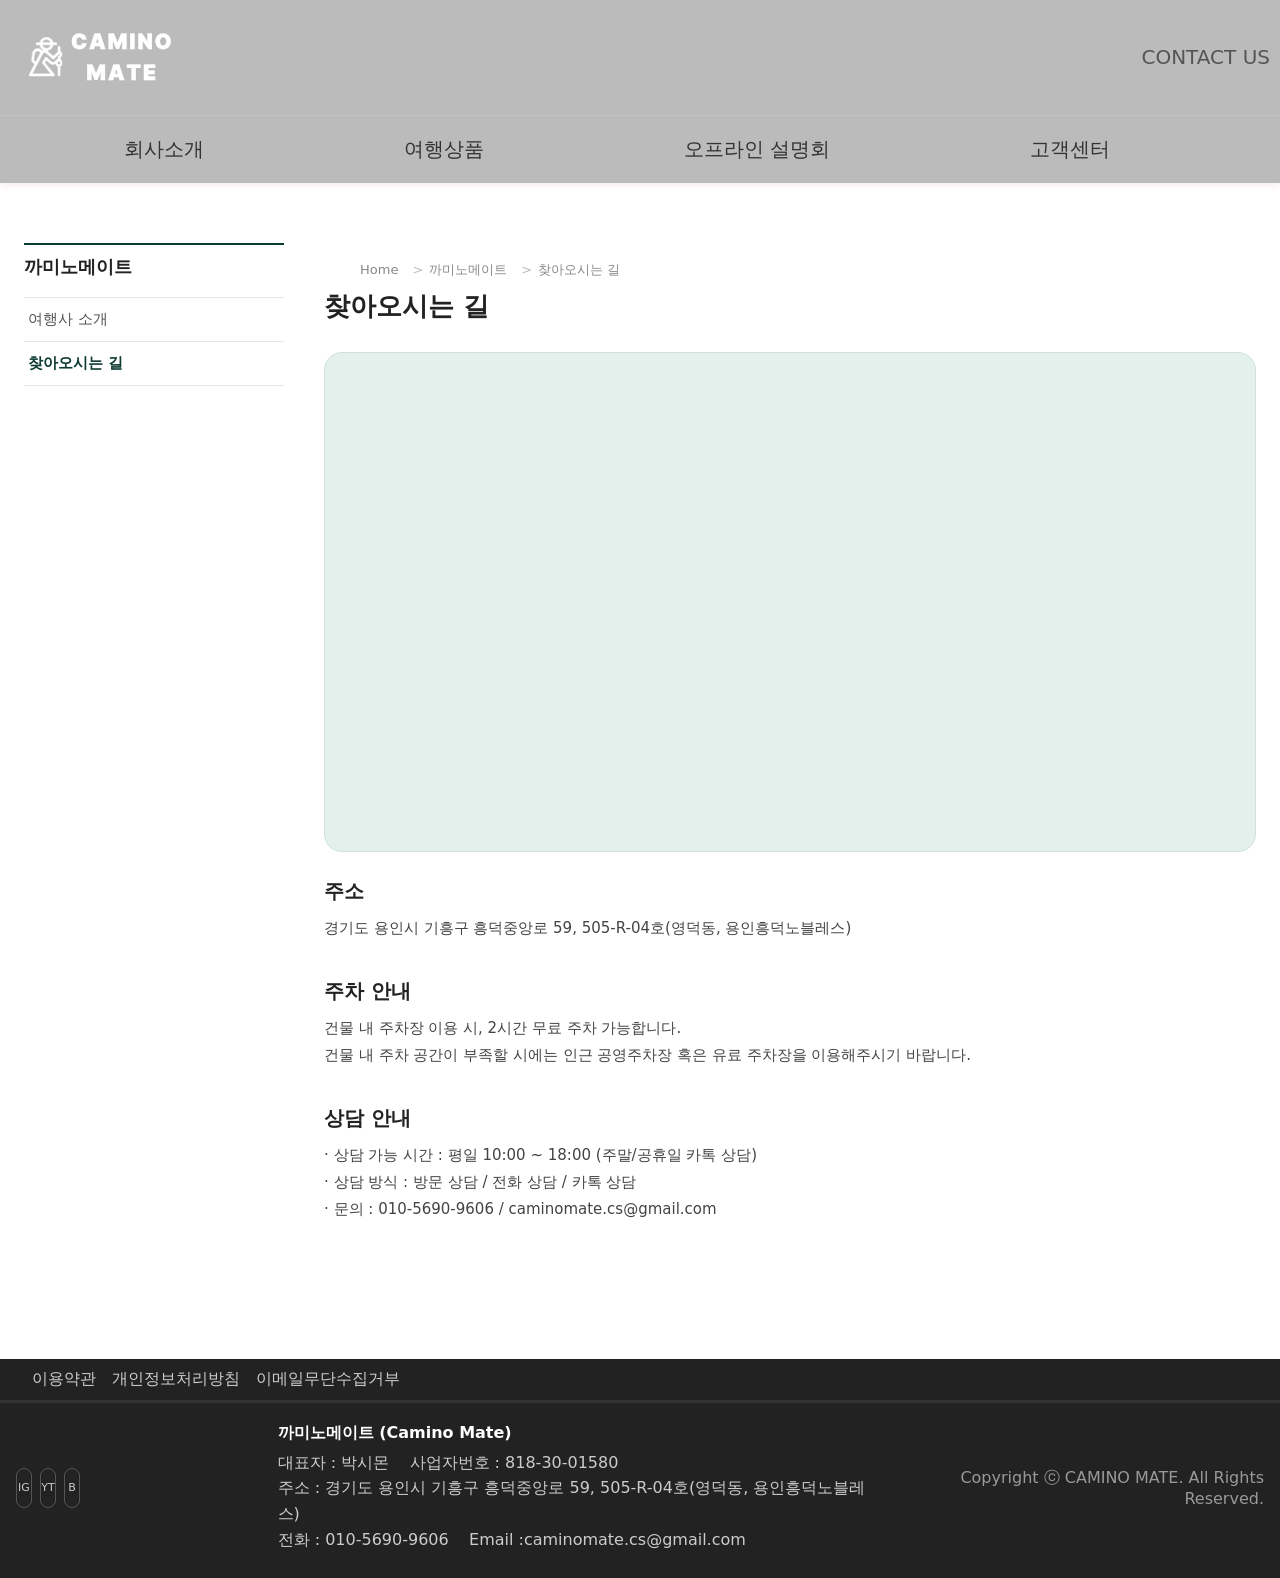
<file: location.html>
<!DOCTYPE html>
<html lang="ko">
<head>
  <meta charset="UTF-8" />
  <title>까미노메이트 - 찾아오시는 길</title>
  <meta name="viewport" content="width=device-width, initial-scale=1.0" />
  <link rel="stylesheet" href="style.css" />
  <style>
    .sub-hero {position:relative;width:100%;min-height:260px;background-size:cover;background-position:center center;display:flex;align-items:center;color:#fff;}
    .sub-hero::before{content:"";position:absolute;inset:0;background:linear-gradient(to right,rgba(0,0,0,0.55),rgba(0,0,0,0.15));}
    .sub-hero-inner{position:relative;z-index:1;max-width:1400px;margin:0 auto;padding:60px 24px;}
    .sub-hero-title{font-size:34px;margin:0 0 8px;font-weight:700;}
    .sub-hero-sub{font-size:16px;opacity:0.9;}

    .sub-layout{display:grid;grid-template-columns:260px minmax(0,1fr);gap:40px;max-width:1400px;margin:0 auto;padding:60px 24px 100px;}
    .sub-sidenav{border-top:2px solid #0c3b32;}
    .sub-sidenav-title{font-size:18px;font-weight:700;margin:0 0 18px;padding-top:10px;}
    .sub-sidenav ul{list-style:none;padding:0;margin:0;border-top:1px solid #e5e5e5;}
    .sub-sidenav li{border-bottom:1px solid #e5e5e5;}
    .sub-sidenav a{display:block;padding:12px 4px;font-size:15px;color:#555;}
    .sub-sidenav a:hover{color:#0c3b32;}
    .sub-sidenav a.active{color:#0c3b32;font-weight:600;}

    .sub-breadcrumb{font-size:13px;color:#888;margin-bottom:10px;}
    .sub-breadcrumb span+span::before{content:">";margin:0 6px;color:#bbb;}
    .sub-main-title{font-size:26px;margin:0 0 28px;font-weight:700;}

    .loc-section{margin-bottom:36px;}
    .loc-title{font-size:20px;margin:0 0 10px;font-weight:600;}
    .loc-text{font-size:15px;color:#444;line-height:1.8;margin:4px 0;}

    .map-box{border-radius:20px;overflow:hidden;background:#e3f0ec;border:1px solid #d0e1dc;height:360px;margin-bottom:26px;display:flex;align-items:center;justify-content:center;color:#0c3b32;font-size:15px;}

    @media (max-width:1024px){
      .sub-layout{grid-template-columns:1fr;padding:40px 20px 70px;}
      .map-box{height:280px;}
    }
    @media (max-width:768px){
      .sub-hero-inner{padding:40px 20px;}
      .sub-hero-title{font-size:24px;}
      .sub-layout{padding:30px 16px 50px;}
      .map-box{height:240px;}
    }
    .map-box {
      width: 100%;
     height: 500px;   /* 필요하면 300~400px 사이로 조절 */
      border-radius: 18px;
      overflow: hidden;
      }

  </style>
</head>
<body>
<div id="wrap">

   <!-- HEADER (메인에서 쓰던 것 그대로 복붙) -->
  <header2 id="header2">
    <div class="h-top">
      <h1 class="logo">
        <a href="index.html">
          <img src="images/logo2.png" alt="까미노메이트 로고">
        </a>
      </h1>

      <div class="header2-right">
        <ul class="link-box">
          <li><a href="contact.html">CONTACT US</a></li>
        </ul>
        <button class="all-menu-btn" type="button">☰</button>
      </div>
    </div>
    
    <nav class="gnb">
      <ul class="gnb-list">
        <li class="gnb-item">
          <a href="#">회사소개</a>
          <ul class="sub-menu">
            <li><a href="about.html">여행사 소개</a></li>
            <li><a href="location.html">찾아오시는 길</a></li>
          </ul>
        </li>
        <li class="gnb-item">
          <a href="#">여행상품</a>
          <ul class="sub-menu">            
            <li><a href="custom.html">자유일정 플랜 메이트</a></li>
            <li><a href="france.html">프랑스길</a></li>
            <li><a href="camino-coming.html">북쪽길</a></li>  
            <li><a href="camino-coming.html">포르투갈길</a></li>
            <li><a href="camino-coming.html">은의길</a></li>
          </ul>
        </li>        
        <li class="gnb-item">
          <a href="#">오프라인 설명회</a>
          <ul class="sub-menu">
            <li><a href="offline-seminar.html">신청하기</a></li>
          </ul>
        </li>
        <li class="gnb-item">
          <a href="#">고객센터</a>
          <ul class="sub-menu">            
            <li><a href="contact.html">1:1 문의</a></li>
            <li><a href="faq.html">자주 묻는 질문</a></li>
          </ul>
        </li>
      </ul>
    </nav>
  </header2>
  
  <main id="content">
    <div class="sub-layout">
      <!-- 사이드 -->
      <aside class="sub-sidenav">
        <h3 class="sub-sidenav-title">까미노메이트</h3>
        <ul>
          <li><a href="about.html">여행사 소개</a></li>
          <li><a href="location.html" class="active">찾아오시는 길</a></li>
        </ul>
      </aside>

      <!-- 본문 -->
      <section>
        <div class="sub-breadcrumb">
          <span>Home</span><span>까미노메이트</span><span>찾아오시는 길</span>
        </div>
        <h1 class="sub-main-title">찾아오시는 길</h1>

        <!-- 지도 -->
        <div class="map-box">
          <iframe src="https://map.naver.com/p/entry/place/19295895?c=17.14,0,0,0,dh&placePath=/home?from=map&fromPanelNum=1&additionalHeight=76&timestamp=202512021542&locale=ko&svcName=map_pcv5" width="1400" height="500" style="border:0;" allowfullscreen="" loading="lazy" referrerpolicy="no-referrer-when-downgrade"></iframe>
          
        </div>

        <!-- 주소 / 연락처 -->
        <div class="loc-section">
          <h2 class="loc-title">주소</h2>
          <p class="loc-text">
            경기도 용인시 기흥구 흥덕중앙로 59, 505-R-04호(영덕동, 용인흥덕노블레스)
          </p>
        </div>

        <div class="loc-section">
          <h2 class="loc-title">주차 안내</h2>
          <p class="loc-text">
            건물 내 주차장 이용 시, 2시간 무료 주차 가능합니다.<br>
            건물 내 주차 공간이 부족할 시에는 인근 공영주차장 혹은 유료 주차장을 이용해주시기 바랍니다.
          </p>
        </div>

        <div class="loc-section">
          <h2 class="loc-title">상담 안내</h2>
          <p class="loc-text">
            · 상담 가능 시간 : 평일 10:00 ~ 18:00 (주말/공휴일 카톡 상담)<br>
            · 상담 방식 : 방문 상담 / 전화 상담 / 카톡 상담<br>
            · 문의 : 010-5690-9606 / caminomate.cs@gmail.com
          </p>
        </div>

      </section>
    </div>
  </main>

    <!-- FOOTER -->
  <footer id="footer">
    <div class="footer-top">
      <div class="container">
        <ul class="footer-links">
          <li><a href="#">이용약관</a></li>
          <li><a href="#">개인정보처리방침</a></li>
          <li><a href="#">이메일무단수집거부</a></li>
        </ul>
      </div>
    </div>

    <div class="footer-bottom">
      <div class="container footer-inner">
        <div class="footer-left">
          <ul class="sns-list">
            <li><a href="#" aria-label="Instagram">IG</a></li>
            <li><a href="#" aria-label="YouTube">YT</a></li>
            <li><a href="#" aria-label="Blog">B</a></li>
          </ul>
        </div>

        <div class="footer-center">
          <strong>까미노메이트 (Camino Mate)</strong>
          <p>
            대표자 : 박시몬  &nbsp;&nbsp;  사업자번호 : 818-30-01580<br/>
            주소 : 경기도 용인시 기흥구 흥덕중앙로 59, 505-R-04호(영덕동, 용인흥덕노블레스)<br/>
            전화 : 010-5690-9606  &nbsp;&nbsp;  Email :caminomate.cs@gmail.com
          </p>
        </div>

        <div class="footer-right">
          <p class="copy">
            Copyright ⓒ CAMINO MATE. All Rights Reserved.
          </p>
        </div>
      </div>
    </div>
  </footer>
</div>

<script src="script.js"></script>
</body>
</html>

</body>
</html>
</file>
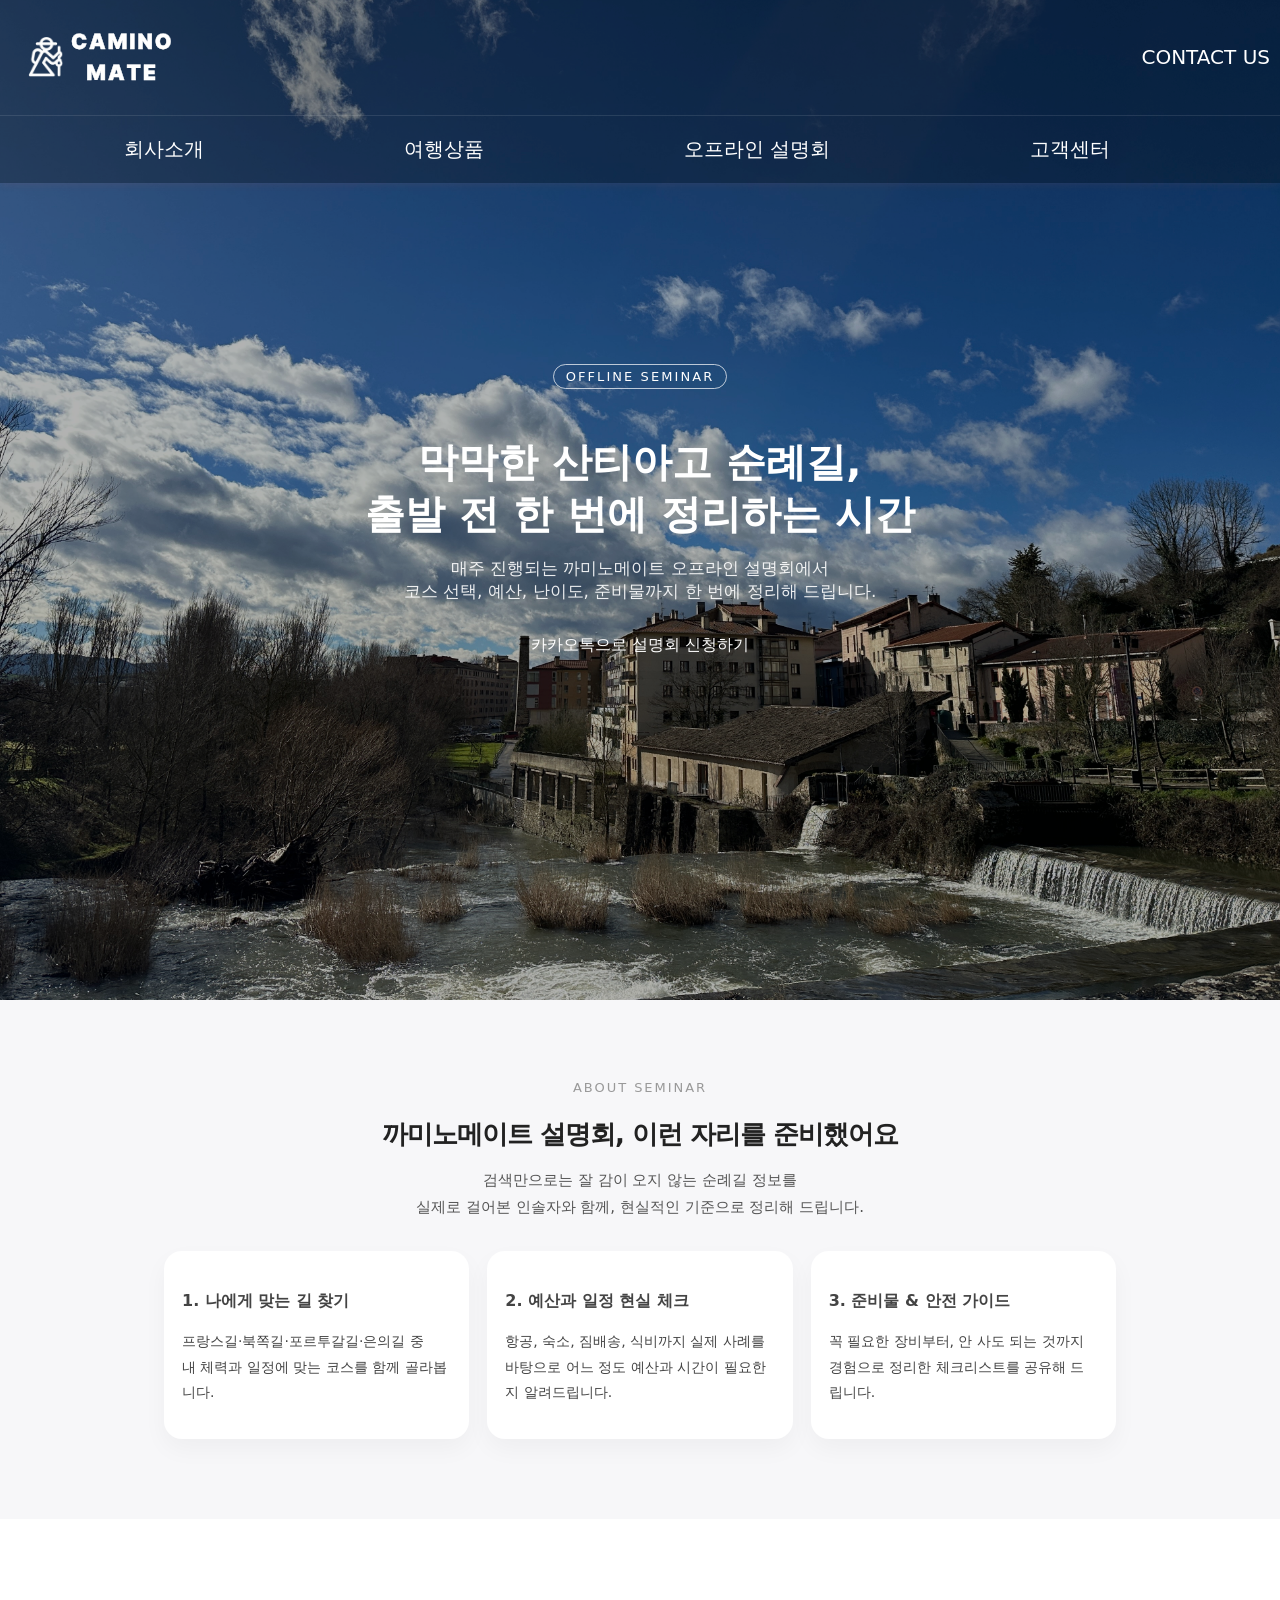
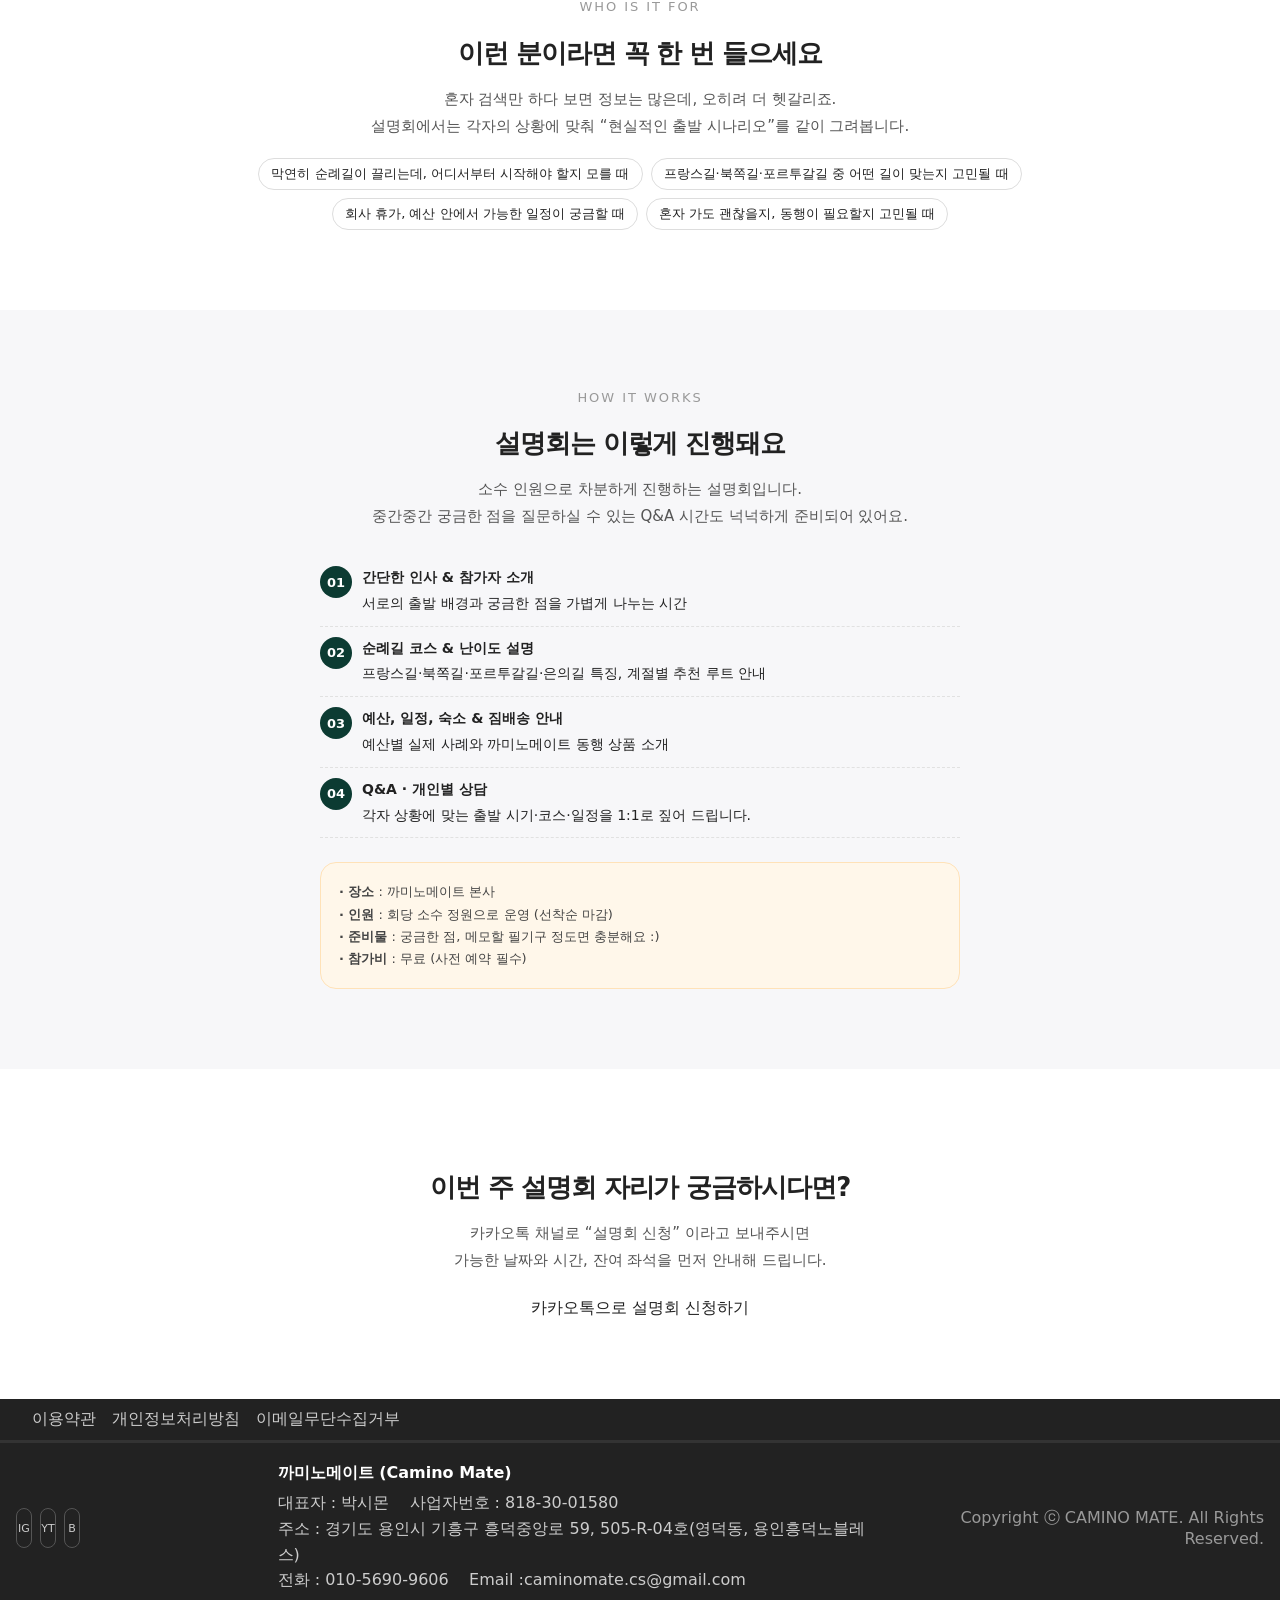
<file: offline-seminar.html>
<!DOCTYPE html>
<html lang="ko">
<head>
  <meta charset="UTF-8" />
  <title>오프라인 설명회 | 까미노메이트</title>
  <meta name="viewport" content="width=device-width, initial-scale=1.0" />
  <meta name="description" content="매주 열리는 까미노메이트 산티아고 순례길 오프라인 설명회. 코스 선택, 예산, 난이도, 준비물을 한 번에 정리해 드립니다.">
  <meta property="og:title" content="까미노메이트 | 오프라인 설명회" />
  <meta property="og:description" content="막막한 산티아고 순례길, 혼자 준비하지 마세요. 까미노메이트 오프라인 설명회에서 처음부터 끝까지 알려드립니다." />
  <meta property="og:image" content="images/og-offline.jpg" />
  <meta property="og:type" content="website" />

  <!-- 공통 스타일 -->
  <link rel="stylesheet" href="style.css" />

  <!-- 이 페이지용 스타일 (pd-hero / pd-section 없으면 같이 사용해도 됨) -->
  <style>
    .pd-hero {
      position: relative;
      width: 100%;
      min-height: 1000px;
      display: flex;
      align-items: center;
      justify-content: center;
      color: #ffffff;
      text-align: center;
      overflow: hidden;
    }

    .pd-hero::before {
      content: "";
      position: absolute;
      inset: 0;
      background: url("images/f-sub2.jpg") center center / cover no-repeat;
      filter: brightness(0.7);
      transform: scale(1.02);
    }

    .pd-hero-inner {
      position: relative;
      z-index: 1;
      max-width: 1200px;
      padding: 120px 24px 100px;
    }

    .pd-hero-tag {
      display: inline-block;
      font-size: 13px;
      letter-spacing: 0.16em;
      padding: 4px 12px;
      border-radius: 999px;
      border: 1px solid rgba(255,255,255,0.7);
      margin-bottom: 14px;
    }

    .pd-hero-title {
      font-size: 40px;
      line-height: 1.3;
      font-weight: 700;
      margin-bottom: 16px;
    }

    .pd-hero-sub {
      font-size: 17px;
      opacity: 0.9;
      margin-bottom: 32px;
    }

    /* ===== 공통 섹션 레이아웃 ===== */
    .pd-section {
      padding: 80px 0;
    }
    .pd-section.gray {
      background: #f7f7f9;
    }
    .pd-section-inner {
      max-width: 1100px;
      margin: 0 auto;
      padding: 0 24px;
    }
    .pd-section-eyebrow {
      font-size: 13px;
      color: #999;
      letter-spacing: 0.15em;
      text-transform: uppercase;
      margin-bottom: 10px;
    }
    .pd-section-title {
      font-size: 28px;
      margin-bottom: 18px;
      letter-spacing: -0.04em;
    }
    .pd-section-desc {
      font-size: 15px;
      line-height: 1.8;
      color: #555;
    }

    /* ===== 공통 섹션 ===== */
    .pd-section {
      padding: 80px 0;
    }
    .pd-section.gray {
      background: #f7f7f9;
    }
    .pd-section-inner {
      max-width: 1000px;
      margin: 0 auto;
      padding: 0 24px;
      text-align: center;
    }
    .pd-section-eyebrow {
      font-size: 13px;
      color: #999;
      letter-spacing: 0.15em;
      text-transform: uppercase;
      margin-bottom: 10px;
    }
    .pd-section-title {
      font-size: 26px;
      margin-bottom: 14px;
      letter-spacing: -0.04em;
    }
    .pd-section-desc {
      font-size: 15px;
      line-height: 1.8;
      color: #555;
    }

    .pd-badge-list {
      display: flex;
      justify-content: center;
      flex-wrap: wrap;
      gap: 8px;
      margin-top: 18px;
    }
    .pd-badge {
      padding: 6px 12px;
      border-radius: 999px;
      border: 1px solid #ddd;
      font-size: 13px;
      background: #fff;
    }

    /* 3 컬럼 카드 */
    .pd-grid-3 {
      display: grid;
      grid-template-columns: repeat(3, minmax(0, 1fr));
      gap: 18px;
      margin-top: 30px;
      text-align: left;
    }
    .pd-card {
      background: #fff;
      border-radius: 18px;
      padding: 20px 18px;
      box-shadow: 0 10px 24px rgba(0, 0, 0, 0.04);
      font-size: 14px;
      line-height: 1.8;
      color: #444;
    }
    .pd-card h3 {
      font-size: 16px;
      margin-bottom: 8px;
    }

    /* 타임라인 느낌 */
    .pd-timeline {
      margin-top: 26px;
      text-align: left;
      max-width: 640px;
      margin-left: auto;
      margin-right: auto;
    }
    .pd-timeline-item {
      display: flex;
      align-items: flex-start;
      gap: 10px;
      padding: 10px 0;
      border-bottom: 1px dashed #e1e1e1;
    }
    .pd-timeline-step {
      flex: 0 0 32px;
      width: 32px;
      height: 32px;
      border-radius: 50%;
      background: #0c3b32;
      color: #fff;
      font-size: 13px;
      display: inline-flex;
      align-items: center;
      justify-content: center;
      font-weight: 600;
    }
    .pd-timeline-body {
      flex: 1;
      font-size: 14px;
      line-height: 1.7;
    }
    .pd-timeline-body strong {
      display: block;
      margin-bottom: 2px;
    }

    /* 안내 박스 */
    .pd-info-box {
      margin-top: 24px;
      display: inline-block;
      text-align: left;
      max-width: 640px;
      width: 100%;
      background: #fff7ea;
      border-radius: 16px;
      padding: 18px 18px;
      font-size: 13px;
      line-height: 1.7;
      color: #444;
      border: 1px solid #ffe2b8;
    }

    @media (max-width: 960px) {
      .pd-hero {
        padding: 110px 0 90px;
      }
      .pd-hero-title {
        font-size: 30px;
      }
      .pd-section {
        padding: 60px 0;
      }
      .pd-grid-3 {
        grid-template-columns: 1fr;
      }
    }
  </style>
</head>

<body>
  <div id="wrap">
    <!-- ===== 공통 HEADER : index에서 쓰는 헤더 그대로 복붙 ===== -->
      <!-- HEADER -->
  <header id="header">
    <div class="h-top">
      <h1 class="logo">
        <a href="index.html">
          <img src="images/logo2.png" alt="까미노메이트 로고">
        </a>
      </h1>
      <div class="header-right">
        <ul class="link-box">
         <li><a href="contact.html">CONTACT US</a></li>
        </ul>
        <button class="all-menu-btn" type="button">☰</button>
      </div>
    </div>

    <nav class="gnb">
      <ul class="gnb-list">
        <li class="gnb-item">
          <a href="#">회사소개</a>
          <ul class="sub-menu">
            <li><a href="about.html">여행사 소개</a></li>
            <li><a href="location.html">찾아오시는 길</a></li>
          </ul>
        </li>
        <li class="gnb-item">
          <a href="#">여행상품</a>
          <ul class="sub-menu">            
            <li><a href="custom.html">자유일정 플랜 메이트</a></li>
            <li><a href="france.html">프랑스길</a></li>
            <li><a href="camino-coming.html">북쪽길</a></li>  
            <li><a href="camino-coming.html">포르투갈길</a></li>
            <li><a href="camino-coming.html">은의길</a></li>
          </ul>
        </li>        
        <li class="gnb-item">
          <a href="#">오프라인 설명회</a>
          <ul class="sub-menu">
            <li><a href="offline-seminar.html">신청하기</a></li>
          </ul>
        </li>
        <li class="gnb-item">
          <a href="#">고객센터</a>
          <ul class="sub-menu">
            <li><a href="contact.html">1:1 문의</a></li>
            <li><a href="faq.html">자주 묻는 질문</a></li>
          </ul>
        </li>
      </ul>
    </nav>
  </header>

    <main>
      <!-- ===== HERO : 오프라인 설명회 ===== -->
      <section class="pd-hero pd-hero-offline">
        <div class="pd-hero-inner">
          <div class="pd-hero-tag">OFFLINE SEMINAR</div>
          <h1 class="pd-hero-title">
            막막한 산티아고 순례길,<br>
            출발 전 한 번에 정리하는 시간
          </h1>
          <p class="pd-hero-sub">
            매주 진행되는 까미노메이트 오프라인 설명회에서<br>
            코스 선택, 예산, 난이도, 준비물까지 한 번에 정리해 드립니다.
          </p>
          <a class="pd-hero-cta" href="https://open.kakao.com/o/s6RwAZ2h" target="_blank">
            카카오톡으로 설명회 신청하기
          </a>
        </div>
      </section>

      <!-- ===== SECTION 1 : 이런 자리를 준비했어요 ===== -->
      <section class="pd-section gray">
        <div class="pd-section-inner">
          <div class="pd-section-eyebrow">ABOUT SEMINAR</div>
          <h2 class="pd-section-title">까미노메이트 설명회, 이런 자리를 준비했어요</h2>
          <p class="pd-section-desc">
            검색만으로는 잘 감이 오지 않는 순례길 정보를<br>
            실제로 걸어본 인솔자와 함께, 현실적인 기준으로 정리해 드립니다.
          </p>

          <div class="pd-grid-3">
            <div class="pd-card">
              <h3>1. 나에게 맞는 길 찾기</h3>
              <p>
                프랑스길·북쪽길·포르투갈길·은의길 중<br>
                내 체력과 일정에 맞는 코스를 함께 골라봅니다.
              </p>
            </div>
            <div class="pd-card">
              <h3>2. 예산과 일정 현실 체크</h3>
              <p>
                항공, 숙소, 짐배송, 식비까지 실제 사례를 바탕으로
                어느 정도 예산과 시간이 필요한지 알려드립니다.
              </p>
            </div>
            <div class="pd-card">
              <h3>3. 준비물 & 안전 가이드</h3>
              <p>
                꼭 필요한 장비부터, 안 사도 되는 것까지<br>
                경험으로 정리한 체크리스트를 공유해 드립니다.
              </p>
            </div>
          </div>
        </div>
      </section>

      <!-- ===== SECTION 2 : 이런 분께 추천해요 ===== -->
      <section class="pd-section">
        <div class="pd-section-inner">
          <div class="pd-section-eyebrow">WHO IS IT FOR</div>
          <h2 class="pd-section-title">이런 분이라면 꼭 한 번 들으세요</h2>
          <p class="pd-section-desc">
            혼자 검색만 하다 보면 정보는 많은데, 오히려 더 헷갈리죠.<br>
            설명회에서는 각자의 상황에 맞춰 “현실적인 출발 시나리오”를 같이 그려봅니다.
          </p>

          <div class="pd-badge-list">
            <span class="pd-badge">막연히 순례길이 끌리는데, 어디서부터 시작해야 할지 모를 때</span>
            <span class="pd-badge">프랑스길·북쪽길·포르투갈길 중 어떤 길이 맞는지 고민될 때</span>
            <span class="pd-badge">회사 휴가, 예산 안에서 가능한 일정이 궁금할 때</span>
            <span class="pd-badge">혼자 가도 괜찮을지, 동행이 필요할지 고민될 때</span>
          </div>
        </div>
      </section>

      <!-- ===== SECTION 3 : 진행 방식 / 순서 ===== -->
      <section class="pd-section gray">
        <div class="pd-section-inner">
          <div class="pd-section-eyebrow">HOW IT WORKS</div>
          <h2 class="pd-section-title">설명회는 이렇게 진행돼요</h2>
          <p class="pd-section-desc">
            소수 인원으로 차분하게 진행하는 설명회입니다.<br>
            중간중간 궁금한 점을 질문하실 수 있는 Q&A 시간도 넉넉하게 준비되어 있어요.
          </p>

          <div class="pd-timeline">
            <div class="pd-timeline-item">
              <div class="pd-timeline-step">01</div>
              <div class="pd-timeline-body">
                <strong>간단한 인사 & 참가자 소개</strong>
                서로의 출발 배경과 궁금한 점을 가볍게 나누는 시간
              </div>
            </div>
            <div class="pd-timeline-item">
              <div class="pd-timeline-step">02</div>
              <div class="pd-timeline-body">
                <strong>순례길 코스 & 난이도 설명</strong>
                프랑스길·북쪽길·포르투갈길·은의길 특징, 계절별 추천 루트 안내
              </div>
            </div>
            <div class="pd-timeline-item">
              <div class="pd-timeline-step">03</div>
              <div class="pd-timeline-body">
                <strong>예산, 일정, 숙소 & 짐배송 안내</strong>
                예산별 실제 사례와 까미노메이트 동행 상품 소개
              </div>
            </div>
            <div class="pd-timeline-item">
              <div class="pd-timeline-step">04</div>
              <div class="pd-timeline-body">
                <strong>Q&A · 개인별 상담</strong>
                각자 상황에 맞는 출발 시기·코스·일정을 1:1로 짚어 드립니다.
              </div>
            </div>
          </div>

          <div class="pd-info-box">
            <strong>· 장소</strong> : 까미노메이트 본사<br>
            <strong>· 인원</strong> : 회당 소수 정원으로 운영 (선착순 마감)<br>
            <strong>· 준비물</strong> : 궁금한 점, 메모할 필기구 정도면 충분해요 :)<br>
            <strong>· 참가비</strong> : 무료 (사전 예약 필수)
          </div>
        </div>
      </section>

      <!-- ===== SECTION 4 : 마지막 CTA ===== -->
      <section class="pd-section">
        <div class="pd-section-inner">
          <h2 class="pd-section-title">이번 주 설명회 자리가 궁금하시다면?</h2>
          <p class="pd-section-desc">
            카카오톡 채널로 “설명회 신청” 이라고 보내주시면<br>
            가능한 날짜와 시간, 잔여 좌석을 먼저 안내해 드립니다.
          </p>
          <div style="margin-top:24px;">
            <a class="pd-hero-cta" href="https://open.kakao.com/o/s6RwAZ2h" target="_blank">
              카카오톡으로 설명회 신청하기
            </a>
          </div>
        </div>
      </section>
    </main>

    <!-- FOOTER -->
  <footer id="footer">
    <div class="footer-top">
      <div class="container">
        <ul class="footer-links">
          <li><a href="#">이용약관</a></li>
          <li><a href="#">개인정보처리방침</a></li>
          <li><a href="#">이메일무단수집거부</a></li>
        </ul>
      </div>
    </div>

    <div class="footer-bottom">
      <div class="container footer-inner">
        <div class="footer-left">
          <ul class="sns-list">
            <li><a href="#" aria-label="Instagram">IG</a></li>
            <li><a href="#" aria-label="YouTube">YT</a></li>
            <li><a href="#" aria-label="Blog">B</a></li>
          </ul>
        </div>

        <div class="footer-center">
          <strong>까미노메이트 (Camino Mate)</strong>
          <p>
            대표자 : 박시몬  &nbsp;&nbsp;  사업자번호 : 818-30-01580<br/>
            주소 : 경기도 용인시 기흥구 흥덕중앙로 59, 505-R-04호(영덕동, 용인흥덕노블레스)<br/>
            전화 : 010-5690-9606  &nbsp;&nbsp;  Email :caminomate.cs@gmail.com
          </p>
        </div>

        <div class="footer-right">
          <p class="copy">
            Copyright ⓒ CAMINO MATE. All Rights Reserved.
          </p>
        </div>
      </div>
    </div>
  </footer>
</div>
  </div>
<script src="main.js"></script>
</body>
</html>
</file>
<file: style.css>
* {
  box-sizing: border-box;
}

body {
  margin: 0;
  font-family: "Noto Sans KR", system-ui, -apple-system, BlinkMacSystemFont,
    "Segoe UI", sans-serif;
  color: #222;
}

a {
  text-decoration: none;
  color: inherit;
}

img {
  max-width: 100%;
  display: block;
}

/* 공통 레이아웃 */

#wrap {
  min-height: 100vh;
  display: flex;
  flex-direction: column;
}

.container {
  width: 100%;
  max-width: 1400px;
  margin: 0 auto;
  padding: 0 16px;
}

/* HEADER */

/* 메인 배너 위에 겹쳐지는 헤더 */
/* 메인 배너 위에 살짝 어두운 반투명 헤더 */
#header {
  position: absolute;
  top: 0;
  left: 0;
  width: 100%;
  z-index: 100;
  background: rgba(0, 0, 0, 0.28);  /* 살짝 회색/어두운 반투명 */
  box-shadow: 0 1px 8px rgba(180, 86, 86, 0.15);
}

.h-top {
  display: flex;
  align-items: center;
  justify-content: space-between;
  padding: 11px 10px;
}

.logo a {
  font-weight: 800;
  font-size: 20px;
  letter-spacing: 0.06em;
  color: #0c3b32;
}

.header-right {
  display: flex;
  align-items: center;
  gap: 16px;
}

.link-box {
  list-style: none;
  display: flex;
  gap: 18px;
  padding: 0;
  margin: 0;
  font-size: 20px;
}

.link-box a {
  color: #555;
}

.link-box a:hover {
  color: #0c3b32;
  font-weight: 500;
}
.all-menu-btn {
  border: none;
  background: #0c3b32;
  color: #fff;
  border-radius: 4px;
  padding: 6px 10px;
  cursor: pointer;
  font-size: 16px;
  display: none; /* 데스크탑 기준 숨김 */
}

/* GNB */

.gnb {
  border-top: 1px solid #eee;
}

.gnb-list {
  display: flex;
  list-style: none;
  padding: 10px 24px;
  margin: 0;
  gap: -200px;                /* 메뉴 사이 간격 (원하면 숫자 조절) */
}

.gnb-item {
  position: relative;
}

.gnb-item > a {
  display: block;
  padding: 10px 100px 10px;
  font-size: 20px;
  color: #333;
  font-weight: 500;
}

.gnb-item > a:hover {
  color: #0c3b32;
}

.sub-menu {
  position: absolute;
  left: 0;
  top: 100%;
  background: #fff;
  min-width: 220px;
  list-style: none;
  padding: 8px 0;
  margin: 0;
  box-shadow: 0 6px 18px rgba(0,0,0,0.12);
  display: none;
  z-index: 90;
}

.gnb-item:hover .sub-menu {
  display: block;
}

.sub-menu li a {
  display: block;
  padding: 8px 14px;
  font-size: 20px;
  color: #444;
}

.sub-menu li a:hover {
  background: #f5f5f5;
}

/* MAIN VISUAL (슬라이드) */


.main-visual {
  position: relative;
  width: 100%;
  height: 100vh;      /* 화면 높이 100% */
  min-height: 480px;  /* 너무 작아지는 거 방지용 */
  max-height: 1200px;  /* 27인치 이상 모니터에서 너무 길어지는 것 방지 (선택) */
  overflow: hidden;
}


.slide-container {
  position: relative;
  width: 100%;
  height: 100%;
}

.slide {
  position: absolute;
  inset: 0;
  background-size: cover;
  background-position: center center;
  opacity: 0;
  transform: scale(1.05);
  transition: opacity 0.8s ease, transform 6s linear;
}

.slide.active {
  opacity: 1;
  transform: scale(1);
}

.slide::before {
  content: "";
  position: absolute;
  inset: 0;
  background: linear-gradient(to right, rgba(0,0,0,0.55), rgba(0,0,0,0.15));
}

.slide-text {
  position: relative;
  z-index: 2;
  height: 100%;
  display: flex;
  flex-direction: column;
  justify-content: center;
  color: #fff;
  max-width: 1400px;
  margin: 0 auto;
  padding: 0 24px;
}

.slide-text p {
  margin: 0;
  font-size: 35px;
  line-height: 1.5;
}

.slide-strong {
  margin-top: 18px;
  font-size: 45px;
  font-weight: 700;
}

.slide-dots {
  position: absolute;
  bottom: 25px;
  left: 50%;
  transform: translateX(-50%);
  display: flex;
  gap: 20px;
  z-index: 3;
}

.dot {
  width: 9px;
  height: 9px;
  border-radius: 999px;
  border: 1px solid #ffffffaa;
  background: transparent;
  cursor: pointer;
}

.dot.active {
  background: #ffffff;
}

/* ABOUT SECTION */

.section {
  padding: 120px 0;
}

.about-section {
  background: #ffffff;
}

.about-list {
  list-style: none;
  padding: 0;
  margin: 0;
  display: grid;
  grid-template-columns: 1.2fr 1fr;
  gap: 40px;
  align-items: center;
}

.about-text strong {
  font-size: 22px;
  line-height: 1.6;
}

.highlight {
  color: #0c3b32;
  font-weight: 700;
}

.about-text p {
  font-size: 15px;
  color: #555;
  margin-top: 14px;
}

.mt-15 {
  margin-top: 15px;
}

.btn-more {
  margin-top: 24px;
  display: inline-block;
  padding: 10px 22px;
  border-radius: 999px;
  border: 1px solid #0c3b32;
  color: #0c3b32;
  font-size: 14px;
}

.btn-more:hover {
  background: #0c3b32;
  color: #fff;
}

.about-image img {
  border-radius: 12px;
  box-shadow: 0 10px 20px rgba(0,0,0,0.12);
}

/* FOOTER */

#footer {
  margin-top: auto;
  background: #222;
  color: #ccc;
  font-size: 16px;
}

.footer-top {
  border-bottom: 3px solid #333;
}

.footer-links {
  list-style: none;
  padding: 10px 16px;
  margin: 0;
  display: flex;
  gap: 16px;
  font-size: 16px;
}

.footer-links a {
  color: #ccc;
}

.footer-links a:hover {
  color: #fff;
}

.footer-bottom {
  padding: 20px 0 26px;
}

.footer-inner {
  display: grid;
  grid-template-columns: 0.8fr 2fr 1.2fr;
  gap: 20px;
  align-items: center;
}

.sns-list {
  list-style: none;
  padding: 0;
  margin: 0;
  display: flex;
  gap: 8px;
}

.sns-list a {
  width: 16px;
  height: 40px;
  border-radius: 999px;
  border: 1px solid #555;
  display: flex;
  align-items: center;
  justify-content: center;
  font-size: 11px;
  color: #ccc;
}

.footer-center strong {
  display: block;
  margin-bottom: 6px;
  color: #fff;
}

.footer-center p {
  margin: 0;
  line-height: 1.6;
}

.copy {
  text-align: right;
  color: #999;
}

/* 배너 위에 올렸을 때 헤더 텍스트 색상 */
#header .logo a,
#header .center-logo-text,
#header .link-box a,
#header .gnb-item > a,
#header .language > a {
  color: #ffffff;
}

/* 상단 메뉴 구분선 살짝 보이게 */
.gnb {
  border-top: 1px solid rgba(255,255,255,0.1);
}

/* 언어 선택 드롭다운은 흰 배경 유지 */
.language-list {
  background: #ffffff;
}
.language-list li a {
  color: #333;
}
/* === 회사 소개 섹션 (메인 배너 아래) 재정의 === */

.about-section {
  background: #ffffff;
}

.about-list {
  list-style: none;
  padding: 0;
  margin: 0;
  display: grid;
  grid-template-columns: 1.3fr 1fr; /* 왼쪽 글, 오른쪽 이미지 */
  gap: 50px;
  align-items: center;
}

/* 왼쪽 텍스트 스타일 */
.about-text strong {
  display: block;
  font-size: 30px;
  line-height: 1.6;
}

.about-text p {
  font-size: 20px;
  color: #555;
  margin-top: 25px;
}

.about-text .mt-15 {
  margin-top: 25px;
}

.about-text .btn-more {
  margin-top: 28px;
  display: inline-block;
  padding: 11px 28px;
  border-radius: 999px;
  background: linear-gradient(90deg, #0c3b32, #1a7a6b);
  color: #fff;
  font-size: 16px;
}

.about-text .btn-more:hover {
  opacity: 0.9;
}

/* 오른쪽 사진 2장 레이아웃 */
.about-images {
  display: flex;
  justify-content: flex-end;
  align-items: flex-start;
  gap: 40px;
}

/* 카드 하나(사진 박스) */
.about-img {
  position: relative;
  width: 300px;           /* 카드 너비 */
  aspect-ratio: 3 / 4;    /* 세로로 긴 비율 유지 (지원 안 되면 아래 height 버전 참고) */
  border-radius: 24px;    /* 모서리를 크게 둥글게 */
  overflow: hidden;       /* 안쪽 이미지도 같이 잘리게 */
  box-shadow: 0 12px 30px rgba(0,0,0,0.16);
  background: #000;       /* 혹시 이미지가 느리게 로딩될 때 빈 부분 안 보이게 */
}

/* 두 번째 이미지를 살짝 아래로 내려서 계단처럼 */
.about-img-2 {
  margin-top: 50px;
}

/* 이미지가 카드 전체를 꽉 채우도록 */
.about-img img {
  width: 100%;
  height: 100%;
  object-fit: cover;      /* 비율 맞게 잘라서 꽉 채우기 */
  display: block;
}

/* 회사 소개 섹션만 여백 더 크게 */
.section.about-section {
  padding: 100px 0;   /* 위아래 120px */
}
/* 회사 소개 섹션만 좌우 폭 더 넓게 */
.about-section .container {
  max-width: 1200px;   /* 1180 → 1400 정도로 넓게 */
  padding: 0 0px;     /* 좌우 여백도 살짝 넓혀주기 (원래 16px) */
}

/* === 오프라인 설명회 섹션 === */

.offline-section {
  background: #e6e4e4;
}

.offline-section .container {
  max-width: 1200px;     /* 회사소개와 비슷하게 넓게 */
  padding: 0 0px;
}

.offline-list {
  list-style: none;
  padding: 0;
  margin: 0;
  display: grid;
  grid-template-columns: 1.1fr 1.4fr;   /* 왼쪽 이미지 / 오른쪽 텍스트 */
  gap: 60px;
  align-items: center;
}

/* 왼쪽 이미지 카드 */
.offline-img-card {
  width: 100%;
  max-width: 420px;
  aspect-ratio: 3 / 4;
  border-radius: 24px;
  overflow: hidden;
  box-shadow: 0 16px 40px rgba(0,0,0,0.18);
  background: #000;
}

.offline-img-card img {
  width: 100%;
  height: 100%;
  object-fit: cover;
  display: block;
}

/* 오른쪽 텍스트 */
.offline-text {
  font-size: 20px;
  color: #555;
}

.offline-badge {
  display: inline-block;
  font-size: 18px;
  letter-spacing: 0.12em;
  font-weight: 600;
  color: #0c3b32;
  padding: 4px 10px;
  border-radius: 999px;
  background: #e3f0ec;
  margin-bottom: 12px;
}

.offline-title {
  font-size: 30px;
  line-height: 1.6;
  margin: 0 0 18px;
  color: #222;
}

.offline-desc {
  margin: 8px 0;
  line-height: 1.7;
}

.offline-meta {
  margin: 18px 0 26px;
  font-size: 20px;
  color: #666;
}

/* 신청하기 버튼 */
.btn-apply {
  display: inline-flex;
  align-items: center;
  justify-content: center;
  gap: 6px;
  padding: 12px 28px;
  border-radius: 999px;
  background: linear-gradient(90deg, #0c3b32, #1a7a6b);
  color: #fff;
  font-size: 18px;
  font-weight: 500;
}

.btn-apply::after {
  content: "→";
  font-size: 14px;
}

.btn-apply:hover {
  opacity: 0.9;
}


/* ===== 순례길 코스 섹션 ===== */

.route-section {
  background: #ffffff;
}

.route-section .container {
  max-width: 1200px;
  padding: 0 0px 200px;
}

.route-head {
  text-align: center;
  margin-bottom: 30px;
}

.route-title {
  font-size: 30px;
  letter-spacing: 0.08em;
  margin: 0 0 12px;
}

.route-subtitle {
  margin: 0;
  font-size: 20px;
  color: #666;
  line-height: 1.7;
}

/* 탭 */
.route-tabs {
  display: flex;
  justify-content: center;
  gap: 55px;
  list-style: none;
  padding: 0;
  margin: 24px 0 28px;
  border-bottom: 1px solid #eee;
}

.route-tab {
  padding: 10px 0;
  font-size: 20px;
  cursor: pointer;
  position: relative;
  color: #777;
}

.route-tab.active {
  color: #0c3b32;
  font-weight: 600;
}

.route-tab.active::after {
  content: "";
  position: absolute;
  left: 0;
  bottom: -1px;
  width: 100%;
  height: 2px;
  background: #0c3b32;   /* 브랜드 그린 */
}


/* 패널 레이아웃 */
.route-content {
  margin-top: 10px;
  margin-bottom: -150px;
}

.route-panel {
  display: none;
  grid-template-columns: minmax(0, 1.25fr) minmax(0, 1fr);
  gap: 60px;
  align-items: center;
}

.route-panel.active {
  display: grid;
}

/* 왼쪽 비주얼 */
.route-visual {
  width: 100%;
}

.route-main-img {
  position: relative;
  border-radius: 24px;
  overflow: hidden;
  min-height: 420px;
  background-size: cover;
  background-position: center center;
  box-shadow: 0 18px 45px rgba(0,0,0,0.22);
}

.route-main-label {
  position: absolute;
  top: 28px;
  left: 32px;
  font-family: "Georgia", "Times New Roman", serif;
  font-size: 30px;
  color: #fff;
  text-shadow: 0 2px 8px rgba(0,0,0,0.7);
}


/* 오른쪽 설명 */
.route-text {
  font-size: 20px;
  color: #444;
}

.route-course-name {
  font-size: 20px;
  margin: 0 0 16px;
  font-weight: 600;
}

.route-feature-list {
  list-style: none;
  padding: 0;
  margin: 0 0 26px;
  border-top: 1px solid #e1ebe7;
}

.route-feature-list li {
  padding: 10px 0;
  border-bottom: 1px solid #e1ebe7;
}


/* CTA 버튼 */
.route-cta {
  display: inline-flex;
  align-items: center;
  justify-content: center;
  padding: 11px 26px;
  border-radius: 999px;
  background: linear-gradient(90deg, #0c3b32, #1a7a6b);
  color: #fff;
  font-size: 16px;
  font-weight: 500;
  box-shadow: 0 8px 20px rgba(0,0,0,0.15);
}

/* 텍스트도 우리식으로 */

.route-cta:hover {
  opacity: 0.92;
}


/* ===== 자유일정 플랜 메이트 섹션 ===== */

.service-section {
  background: #e6e4e4;
}
.service-section .container {
  max-width: 1200px;
  padding: 0 0px 50px;
}

.service-head {
  max-width: 720px;
  margin: 0 auto 48px;
  text-align: center;
}

.service-title {
  font-size: 30px;
  line-height: 1.5;
  margin: 0 0 16px;
}

.service-subtitle {
  margin: 0;
  font-size: 20px;
  color: #555;
  line-height: 1.7;
}

.service-subtitle strong {
  color: #0c3b32;
  font-weight: 700;
}

/* 2열 그리드 */
.service-grid {
  list-style: none;
  padding: 0;
  margin: 0;
  display: grid;
  grid-template-columns: repeat(2, minmax(0, 1fr));
  gap: 34px 80px; /* row / column */
}

/* 각 항목 */
.service-item {
  display: flex;
  align-items: flex-start;
  gap: 18px;
}

/* 아이콘 동그라미 */
.service-icon {
  flex-shrink: 0;
  width: 80px;
  height: 80px;
  border-radius: 999px;
  border: 1px solid #d4e4dd;
  display: flex;
  align-items: center;
  justify-content: center;
  background: #fff;
}

.service-icon img {
  width: 25px;
  height: 25px;
  object-fit: contain;
}

/* 이모지 쓸 때 */
.service-icon-symbol {
  font-size: 30px;
}

/* 텍스트 */
.service-text h3 {
  margin: 0 0 6px;
  font-size: 20px;
  color: #222;
}

.service-text p {
  margin: 0;
  font-size: 20px;
  color: #666;
  line-height: 1.7;
}

/* 하단 CTA 버튼 (옵션) */
.service-cta-wrap {
  margin-top: 60px;
  text-align: center;
}

.service-cta-wrap .btn-apply {
  display: inline-flex;
  align-items: center;
  justify-content: center;
  padding: 12px 30px;
  border-radius: 999px;
  background: linear-gradient(90deg, #0c3b32, #1a7a6b);
  color: #fff;
  font-size: 16px;
  font-weight: 500;
  box-shadow: 0 8px 18px rgba(0,0,0,0.16);
}

.service-cta-wrap .btn-apply:hover {
  opacity: 0.92;
}

/* ===== 맨 아래 정보 섹션 (고객센터 / 이벤트 / 신청현황) ===== */

.bottom-info-section {
  background: #f7faf9;
}

.bottom-info-section .container {
  max-width: 1200px;
  padding: 50 0px 80px;
}

/* 그리드 레이아웃 : 왼쪽 1, 오른쪽 위/아래 2개 */
.bottom-grid {
  display: grid;
  grid-template-columns: minmax(0, 1.1fr) minmax(0, 1.4fr);
  grid-template-rows: repeat(2, minmax(0, 1fr));
  gap: 28px 32px;
}

/* 공통 카드 스타일 */
.bottom-card {
  background: #c8d8d6;             /* 연한 그린/민트 톤 */
  border-radius: 26px;
  padding: 32px 40px;
  box-shadow: 0 10px 28px rgba(0,0,0,0.06);
  color: #1f2b27;
}

.bottom-card-title {
  margin: 0 0 18px;
  font-size: 28px;
  font-weight: 700;
  color: #043028;                  /* 브랜드 딥그린 */
}

/* 왼쪽 카드는 세로로 길게 2행 차지 + 내용 가운데 정렬 */
.bottom-card-center {
  grid-row: 1 / span 2;
  display: flex;              /* 이 카드만 flex 컨테이너로 */
  flex-direction: column;     /* 위에서 아래로 쌓이게 */
  justify-content: center;    /* 세로 가운데 정렬 */
}


/* 고객센터 카드 내부 텍스트 */
.bottom-card-block + .bottom-card-block {
  margin-top: 18px;
}

.bottom-label {
  display: inline-block;
  font-size: 22px;
  font-weight: 600;
  color: #475853;
  margin-bottom: 4px;
}

.bottom-text {
  margin: 0;
  font-size: 16px;
  color: #445651;
  line-height: 1.7;
}

.bottom-text.small {
  font-size: 18px;
  color: #5b6b66;
}

/* 이벤트 카드 */
.bottom-card-event {
  display: flex;
}

.bottom-event-inner {
  display: flex;
  justify-content: space-between;
  align-items: center;
  width: 100%;
  gap: 24px;
}

.bottom-chip {
  display: inline-block;
  font-size: 14px;
  letter-spacing: 0.16em;
  padding: 4px 9px;
  border-radius: 999px;
  background: #d1e3dc;
  color: #0c3b32;
  margin-bottom: 10px;
}

.bottom-event-arrow {
  flex-shrink: 0;
  width: 54px;
  height: 54px;
  border-radius: 999px;
  border: 2px solid rgba(12,59,50,0.25);
  display: flex;
  align-items: center;
  justify-content: center;
  font-size: 24px;
  color: rgba(12,59,50,0.6);
}

/* 신청현황 카드 */
.bottom-card-status {
  display: flex;
  flex-direction: column;
}

.bottom-status-head {
  display: flex;
  justify-content: space-between;
  align-items: center;
  margin-bottom: 8px;
}

.bottom-more {
  font-size: 16px;
  color: #0c3b32;
  text-decoration: none;
}

.bottom-more:hover {
  text-decoration: underline;
}

.bottom-status-list {
  list-style: none;
  padding: 0;
  margin: 0;
  border-top: 1px solid #d7e6df;
  font-size: 18px;
}

.bottom-status-list li {
  display: flex;
  justify-content: space-between;
  align-items: center;
  padding: 9px 0;
  border-bottom: 1px solid #d7e6df;
}

.bottom-status-title {
  color: #30413c;
}

.bottom-status-date {
  color: #6e7c77;
  margin-left: 20px;
  white-space: nowrap;
}
/* =========================
   모바일 레이아웃 (<= 768px)
   PC 버전은 그대로 두고,
   여기 안에서만 모바일 전용으로 조절
========================= */
@media (max-width: 768px) {

  /* 전체 섹션 여백 & 컨테이너 기본 패딩 */
  .section {
    padding: 80px 0;
  }

  .container {
    padding: 0 20px;
  }

  /* ===== HEADER ===== */

  .h-top {
    padding: 10px 12px;
  }

  /* 상단 오른쪽 링크는 모바일에서 숨기고 햄버거만 보이게 */
  .link-box {
    display: none;
  }

  .all-menu-btn {
    display: inline-block;
  }

  /* 기존 GNB 메뉴는 모바일에선 숨김 (나중에 햄버거 메뉴 따로 구현 가능) */
  .gnb {
    display: none;
  }

  /* ===== 메인 비주얼 ===== */

  .main-visual {
    height: 70vh;
    min-height: 420px;
  }

  .slide-text {
    padding: 0 20px;
  }

  .slide-text p {
    font-size: 18px;
  }

  .slide-strong {
    font-size: 25px;
  }

  /* ===== 회사 소개 섹션 (ABOUT) ===== */

  .about-list {
    grid-template-columns: 1fr;
    gap: 28px;
  }

  .about-text strong {
    font-size: 21px;
  }

  .about-text p {
    font-size: 16px;
  }

  .about-images {
    gap: 16px;
    justify-content: flex-start;
  }

  .about-img {
    max-width: 200px;
  }

  /* 회사 소개 섹션 여백 (기존 의도 유지) */
  .section.about-section {
    padding: 100px 0;
  }

  /* ===== 오프라인 설명회 섹션 ===== */
  .offline-text {
  font-size: 16px;
  color: #555;
  } 
  .offline-section {
    padding: 80px 0;
  }

  .offline-section .container {
    padding: 0 20px;
  }

  .offline-list {
    grid-template-columns: 1fr;
    gap: 32px;
  }

  .offline-img-card {
    max-width: 360px;
    margin: 0 auto;
  }

  .offline-title {
    font-size: 21px;
  }

  .offline-meta {
    font-size: 16px;
  }

  .btn-apply {
    width: 100%;
    justify-content: center;
  }

  /* ===== 순례길 코스 섹션 ===== */

  .route-section .container {
    padding: 0 20px 80px;
  }

  .route-title {
  font-size: 22px;
  letter-spacing: 0.08em;
  margin: 0 0 12px;
  }

  .route-subtitle {
  margin: 0;
  font-size: 16px;
  color: #666;
  line-height: 1.7;
  }

  /* 탭 */
  .route-tab {
  padding: 10px 0;
  font-size: 16px;
  cursor: pointer;
  position: relative;
  color: #777;
  }

  .route-tabs {
    gap: 18px;
    font-size: 13px;
    overflow-x: auto;
  }

  .route-panel {
    grid-template-columns: 1fr;
    gap: 24px;
  }

  .route-main-img {
    min-height: 300px;
  }

  .route-main-label {
    font-size: 22px;
  }
  /* 오른쪽 설명 */
  .route-text {
  font-size: 16px;
  color: #444;
  }

  .route-course-name {
  font-size: 16px;
  margin: 0 0 16px;
  font-weight: 600;
  }

  .route-feature-list {
  list-style: none;
  padding: 0;
  margin: 0 0 26px;
  border-top: 1px solid #e1ebe7;
  }

  .route-feature-list li {
  padding: 10px 0;
  border-bottom: 1px solid #e1ebe7;
  }

  /* CTA 버튼 */
  .route-cta {
  display: inline-flex;
  align-items: center;
  justify-content: center;
  padding: 11px 26px;
  border-radius: 999px;
  background: linear-gradient(90deg, #0c3b32, #1a7a6b);
  color: #fff;
  font-size: 12px;
  font-weight: 500;
  box-shadow: 0 8px 20px rgba(0,0,0,0.15);
  }

  /* ===== 자유일정 플랜 메이트 섹션 ===== */

  .service-section .container {
    padding: 0 20px 80px;
  }

  .service-head {
    margin-bottom: 36px;
  }

  .service-title {
    font-size: 22px;
  }
  .service-subtitle {
  margin: 0;
  font-size: 16px;
  color: #555;
  line-height: 1.7;
  }
  .service-grid {
    grid-template-columns: 1fr;
    gap: 24px;
  }
  /* 텍스트 */
  .service-text h3 {
  margin: 0 0 6px;
  font-size: 18px;
  color: #222;
  }

  .service-text p {
  margin: 0;
  font-size: 16px;
  color: #666;
  line-height: 1.7;
  }

  /* ===== 맨 아래 정보 섹션 (고객센터 / 이벤트 / 신청현황) ===== */

  .bottom-info-section .container {
    padding: 0 20px 60px;
  }

  .bottom-grid {
    grid-template-columns: 1fr;
    grid-template-rows: auto;
    gap: 16px;
  }

  .bottom-card {
    padding: 24px 22px;
  }

  .bottom-card-title {
    font-size: 18px;
  }

  .bottom-event-inner {
    flex-direction: row;
    align-items: flex-start;
  }

  .bottom-event-arrow {
    width: 46px;
    height: 46px;
    font-size: 20px;
  }

  .bottom-status-list {
    font-size: 14px;
  }

  /* ===== 메인 링크 / 배너 / 인트로 리스트 ===== */

  .main-link-list {
    grid-template-columns: repeat(2, 1fr);
  }

  .banner-list {
    grid-template-columns: repeat(3, 1fr);
  }

  .intro-items {
    columns: 1;
  }

  /* ===== FOOTER ===== */

  .footer-inner {
    display: flex;
    flex-direction: column;
    align-items: flex-start;
    gap: 14px;
  }

  .copy {
    text-align: left;
  }
}
/* =====================================
   공통 : 가로 폭 / 스크롤 정리
   (PC에도 적용해도 레이아웃은 그대로이고,
    가로 스크롤만 예방하는 역할)
===================================== */
html,
body {
  width: 100%;
  max-width: 100%;
  overflow-x: hidden;  /* 옆으로 넘치는 것 방지 */
}

/* =====================================
   모바일(<=768px)에서 폭 꽉 차게 재정렬
   PC 버전에는 영향 X
===================================== */
@media (max-width: 768px) {

  /* 전체 래퍼와 메인 배너 폭을 100%로 고정 */
  #wrap,
  .main-visual,
  .slide-container,
  .slide {
    width: 100%;
  }

  /* 컨테이너는 화면 기준 100% + 좌우 여백만 살짝 */
  .container {
    width: 100%;
    max-width: 100%;
    margin: 0;
    padding-left: 16px;
    padding-right: 16px;
  }

  /* 섹션 배경은 화면 끝까지, 안쪽 내용만 컨테이너로 여백 */
  .about-section,
  .offline-section,
  .route-section,
  .service-section,
  .bottom-info-section {
    padding-left: 0;
    padding-right: 0;
  }

  .about-section .container,
  .offline-section .container,
  .route-section .container,
  .service-section .container,
  .bottom-info-section .container {
    padding-left: 16px;
    padding-right: 16px;
  }

  /* 메인 비주얼 높이도 살짝 조정 (선택사항) */
  .main-visual {
    height: 70vh;
    min-height: 420px;
  }
}
/* =========================
   회사 소개 섹션 모바일 폭/레이아웃 수정
   - PC 버전은 그대로, 모바일(<=768px)에서만 적용
========================= */
@media (max-width: 768px) {

  /* 회사 소개 섹션 컨테이너를 다른 섹션처럼 화면 폭에 맞게 */
  .about-section .container {
    max-width: 100%;
    width: 100%;
    margin: 0;
    padding-left: 16px;
    padding-right: 16px;
  }

  /* 이미지들이 옆으로 넘치지 않도록 정렬 */
  .about-images {
    flex-direction: column;      /* 세로로 쌓기 */
    align-items: flex-start;
    gap: 16px;
  }

  .about-img {
    width: 100%;                 /* 화면 폭에 맞게 */
    max-width: 100%;
  }

  .about-img-2 {
    margin-top: 0;               /* 위에서 내려놓던 여백 제거 */
  }
}
/* =========================
   모바일 전용 (<= 768px)
   - 로고 크기 축소
   - 회사소개 섹션 이미지 2개 나란히
========================= */
@media (max-width: 768px) {

  /* 1) 모바일 로고 이미지 크기 절반 정도로 줄이기 */
  #header .logo img {
    max-width: 120px;   /* 필요하면 100px, 90px로 더 줄여도 됨 */
    height: auto;
  }

  /* 2) 회사 소개 섹션 컨테이너 폭은 화면에 맞게 */
  .about-section .container {
    max-width: 100%;
    width: 100%;
    margin: 0;
    padding-left: 16px;
    padding-right: 16px;
  }

  /* 3) 회사 소개 이미지 2개를 옆으로 나란히 배치 */
  .about-images {
    display: flex;
    flex-direction: row;       /* 가로 정렬 */
    justify-content: space-between;
    align-items: flex-start;
    gap: 12px;                 /* 두 카드 사이 간격 */
  }

  /* 각 카드(사진 박스)를 작게: 2개가 한 줄에 들어가게 */
  .about-img {
    width: 48%;
    max-width: 48%;
    aspect-ratio: 3 / 4;       /* 세로로 긴 비율 유지 */
  }

  /* 두 번째 이미지만 따로 내려놓던 여백 제거 */
  .about-img-2 {
    margin-top: 0;
  }
}
/* =========================
   모바일 : 순례길 코스 CTA 버튼 가운데 정렬
========================= */
@media (max-width: 768px) {

  .route-cta {
    display: flex;              /* inline-flex → flex 로 바꿔야 margin auto 가 먹음 */
    margin: 16px auto 0;        /* 좌우 auto → 가운데 정렬 */
  }
}
/* =========================
   모바일 : 회사소개 섹션 버튼 위치 조정
========================= */
@media (max-width: 768px) {

  /* 섹션을 기준점으로 삼기 위해 */
  .about-section {
    position: relative;
    padding-bottom: 140px; /* 버튼이 들어갈 자리 확보 (필요하면 숫자 조절) */
  }

  /* 버튼을 섹션 아래쪽 가운데로 고정 */
  .about-text .btn-more {
    position: absolute;
    left: 50%;
    transform: translateX(-50%);
    bottom: 32px;          /* 더 위/아래로 옮기고 싶으면 숫자만 조절 */
    margin-top: 0;
  }
  /* =========================
   모바일 햄버거 메뉴
  ========================= */
}
@media (max-width: 768px) {

  /* 기본적으로는 숨겨두기 */
  .gnb {
    display: none;
    position: fixed;
    top: 60px;            /* 헤더 높이에 맞게 조절 */
    left: 0;
    width: 100%;
    background: #ffffff;
    border-top: 1px solid #eee;
    box-shadow: 0 8px 16px rgba(0,0,0,0.15);
    z-index: 9998;
  }

  /* is-open 클래스가 붙으면 열림 */
  .gnb.is-open {
    display: block;
  }

  /* 세로 메뉴 형태로 변경 */
  .gnb-list {
    flex-direction: column;
    padding: 8px 0;
    gap: 0;
  }

  .gnb-item > a {
    padding: 12px 18px;
    font-size: 16px;
    border-bottom: 1px solid #f3f3f3;
  }

  /* 서브 메뉴는 안으로 접히는 형식 */
  .sub-menu {
    position: static;
    box-shadow: none;
    background: #f8f8f8;
    border-top: 1px solid #eee;
    display: none;
  }

  .gnb-item.open .sub-menu {
    display: block;
  }

  /* 햄버거 버튼 눌렀을 때 스타일 살짝 바꾸기 (선택사항) */
  .all-menu-btn.is-active {
    background: #ffffff;
    color: #0c3b32;
    box-shadow: 0 0 0 1px rgba(0,0,0,0.05);
  }

  /* 메뉴 열렸을 때 뒤 스크롤 막기 */
  body.no-scroll {
    overflow: hidden;
  }
}

  /* =========================
   모바일 메뉴 색상/배경 수정
========================= */
@media (max-width: 768px) {
 
  /* 헤더 안의 텍스트/링크 색 다시 어둡게 설정 */
  #header .logo a,
  #header .center-logo-text,
  #header .link-box a,
  #header .gnb-item > a,
  #header .language > a {
    color: #222 !important;
  }

  /* 펼쳐진 GNB 메뉴 배경/텍스트 색 */
  .gnb {
    background: #ffffff;
  }

  .gnb-list {
    background: #ffffff;
  }

  .gnb-item > a {
    color: #222;                 /* 1차 메뉴 글자 */
    border-bottom: 1px solid #f1f1f1;
  }

  /* 서브 메뉴 영역 */
  .sub-menu {
    background: #f7f7f7;
  }

  .sub-menu li a {
    color: #333;
    border-bottom: 1px solid #ececec;
  }
  

  /* 열려 있는 메뉴는 살짝 배경만 바꿔주기 (선택사항) */
  .gnb-item.open > a {
    background: #f2f7f5;
    font-weight: 600;
  }
}
/* 모바일 : 상위 메뉴 아래에 뜨는 서브메뉴 글자 크기/여백 조정 */
@media (max-width: 768px) {

  /* 서브메뉴 전체 배경 살짝 회색 */
  .sub-menu {
    background: #f7f7f7;
  }

  /* 서브메뉴 항목 텍스트 스타일 */
  .sub-menu li a {
    font-size: 16px;       /* 여기 숫자 줄이면 더 작아짐 (예: 13px) */
    padding: 8px 20px;     /* 위아래 여백도 조금 줄이기 */
    color: #333;
  }
}

#header2 {
  top: 0;
  left: 0;
  width: 100%;
  z-index: 100;
  background: rgba(11, 12, 11, 0.28);  /* 살짝 회색/어두운 반투명 */
  box-shadow: 0 1px 8px rgba(180, 86, 86, 0.15);
}
/* =========================
   서브페이지 공통 레이아웃
   (회사소개 / 인솔자소개 / 찾아오시는 길)
========================= */

/* 상단 얇은 서브 비주얼 영역 */
.sub-visual {
  background: #f3f3f3;
  border-bottom: 1px solid #e2e2e2;
  padding: 26px 0;
}

.sub-visual-inner {
  max-width: 1400px;
  margin: 0 auto;
  padding: 0 32px;
}

.sub-visual-title {
  font-size: 26px;
  font-weight: 600;
  color: #222;
  margin: 0 0 4px;
}

.sub-visual-desc {
  margin: 0;
  font-size: 14px;
  color: #777;
}

/* 위치 표시 (Home > 까미노메이트 > 여행사소개) */
.sub-breadcrumb {
  max-width: 1400px;
  margin: 18px auto 0;
  padding: 0 32px;
  font-size: 13px;
  color: #999;
}

.sub-breadcrumb a {
  color: #777;
}

.sub-breadcrumb span {
  margin: 0 4px;
}

/* 본문 레이아웃 : 왼쪽 탭 / 오른쪽 내용 */
.sub-layout {
  max-width: 1400px;
  margin: 40px auto 80px;
  padding: 0 32px;
  display: grid;
  grid-template-columns: 260px minmax(0, 1fr);
  gap: 40px;
}

/* 왼쪽 사이드 메뉴(SNB) */
.sub-snb {
  border-top: 3px solid #0c3b32;
  background: #f9faf9;
  border-radius: 8px;
  overflow: hidden;
}

.sub-snb-title {
  padding: 16px 18px;
  font-size: 18px;
  font-weight: 600;
  color: #222;
  border-bottom: 1px solid #e4ebe8;
  background: #f1f6f4;
}

.sub-snb-list {
  list-style: none;
  margin: 0;
  padding: 0;
}

.sub-snb-list li a {
  display: block;
  padding: 12px 18px;
  font-size: 14px;
  color: #555;
  border-bottom: 1px solid #edf3f1;
}

.sub-snb-list li a:hover {
  background: #eaf3f0;
  color: #0c3b32;
}

/* 현재 페이지 */
.sub-snb-list li.is-active a {
  background: #0c3b32;
  color: #fff;
}

/* 오른쪽 내용 영역 */
.sub-content {
  min-height: 400px;
}

.sub-page-title {
  font-size: 26px;
  font-weight: 700;
  margin: 0 0 24px;
  padding-bottom: 10px;
  border-bottom: 2px solid #0c3b32;
}

.sub-section {
  margin-bottom: 40px;
}

.sub-section-title {
  font-size: 20px;
  font-weight: 600;
  margin: 0 0 12px;
  color: #222;
}

.sub-section p {
  margin: 0 0 8px;
  font-size: 15px;
  color: #555;
  line-height: 1.8;
}

/* 인솔자 소개 카드 */
.guide-cards {
  display: grid;
  grid-template-columns: repeat(2, minmax(0, 1fr));
  gap: 24px;
}

.guide-card {
  border-radius: 16px;
  padding: 22px 22px 18px;
  background: #f8faf9;
  box-shadow: 0 8px 18px rgba(0, 0, 0, 0.05);
  display: flex;
  gap: 18px;
}

.guide-photo {
  flex-shrink: 0;
  width: 110px;
  height: 110px;
  border-radius: 18px;
  overflow: hidden;
  background: #ddd;
}

.guide-photo img {
  width: 100%;
  height: 100%;
  object-fit: cover;
}

.guide-info-name {
  font-size: 18px;
  font-weight: 600;
  margin-bottom: 4px;
}

.guide-info-role {
  font-size: 14px;
  color: #0c3b32;
  margin-bottom: 8px;
}

.guide-info-text {
  font-size: 14px;
  color: #555;
  line-height: 1.7;
}

/* 찾아오는 길 – 지도 영역 가짜 박스(실제 지도 넣을 자리) */
.location-map-box {
  width: 100%;
  height: 320px;
  border-radius: 16px;
  background: #e4ece9;
  display: flex;
  align-items: center;
  justify-content: center;
  color: #58736a;
  font-size: 15px;
  margin-bottom: 26px;
}

.location-info-list {
  list-style: none;
  padding: 0;
  margin: 0;
}

.location-info-list li {
  margin-bottom: 6px;
  font-size: 15px;
  color: #555;
}

/* =========================
   서브페이지 모바일 (<=768px)
========================= */
@media (max-width: 768px) {

  .sub-visual-inner,
  .sub-breadcrumb,
  .sub-layout {
    padding: 0 20px;
    max-width: 100%;
  }

  .sub-layout {
    grid-template-columns: 1fr;
    gap: 24px;
    margin: 26px auto 60px;
  }

  .sub-snb-title {
    font-size: 16px;
  }

  .sub-snb-list li a {
    font-size: 13px;
    padding: 10px 14px;
  }

  .sub-page-title {
    font-size: 22px;
  }

  .sub-section p,
  .location-info-list li {
    font-size: 14px;
  }

  .guide-cards {
    grid-template-columns: 1fr;
  }

  .guide-card {
    padding: 18px 16px;
  }

  .guide-photo {
    width: 90px;
    height: 90px;
  }

  .location-map-box {
    height: 240px;
  }
}
</file>
